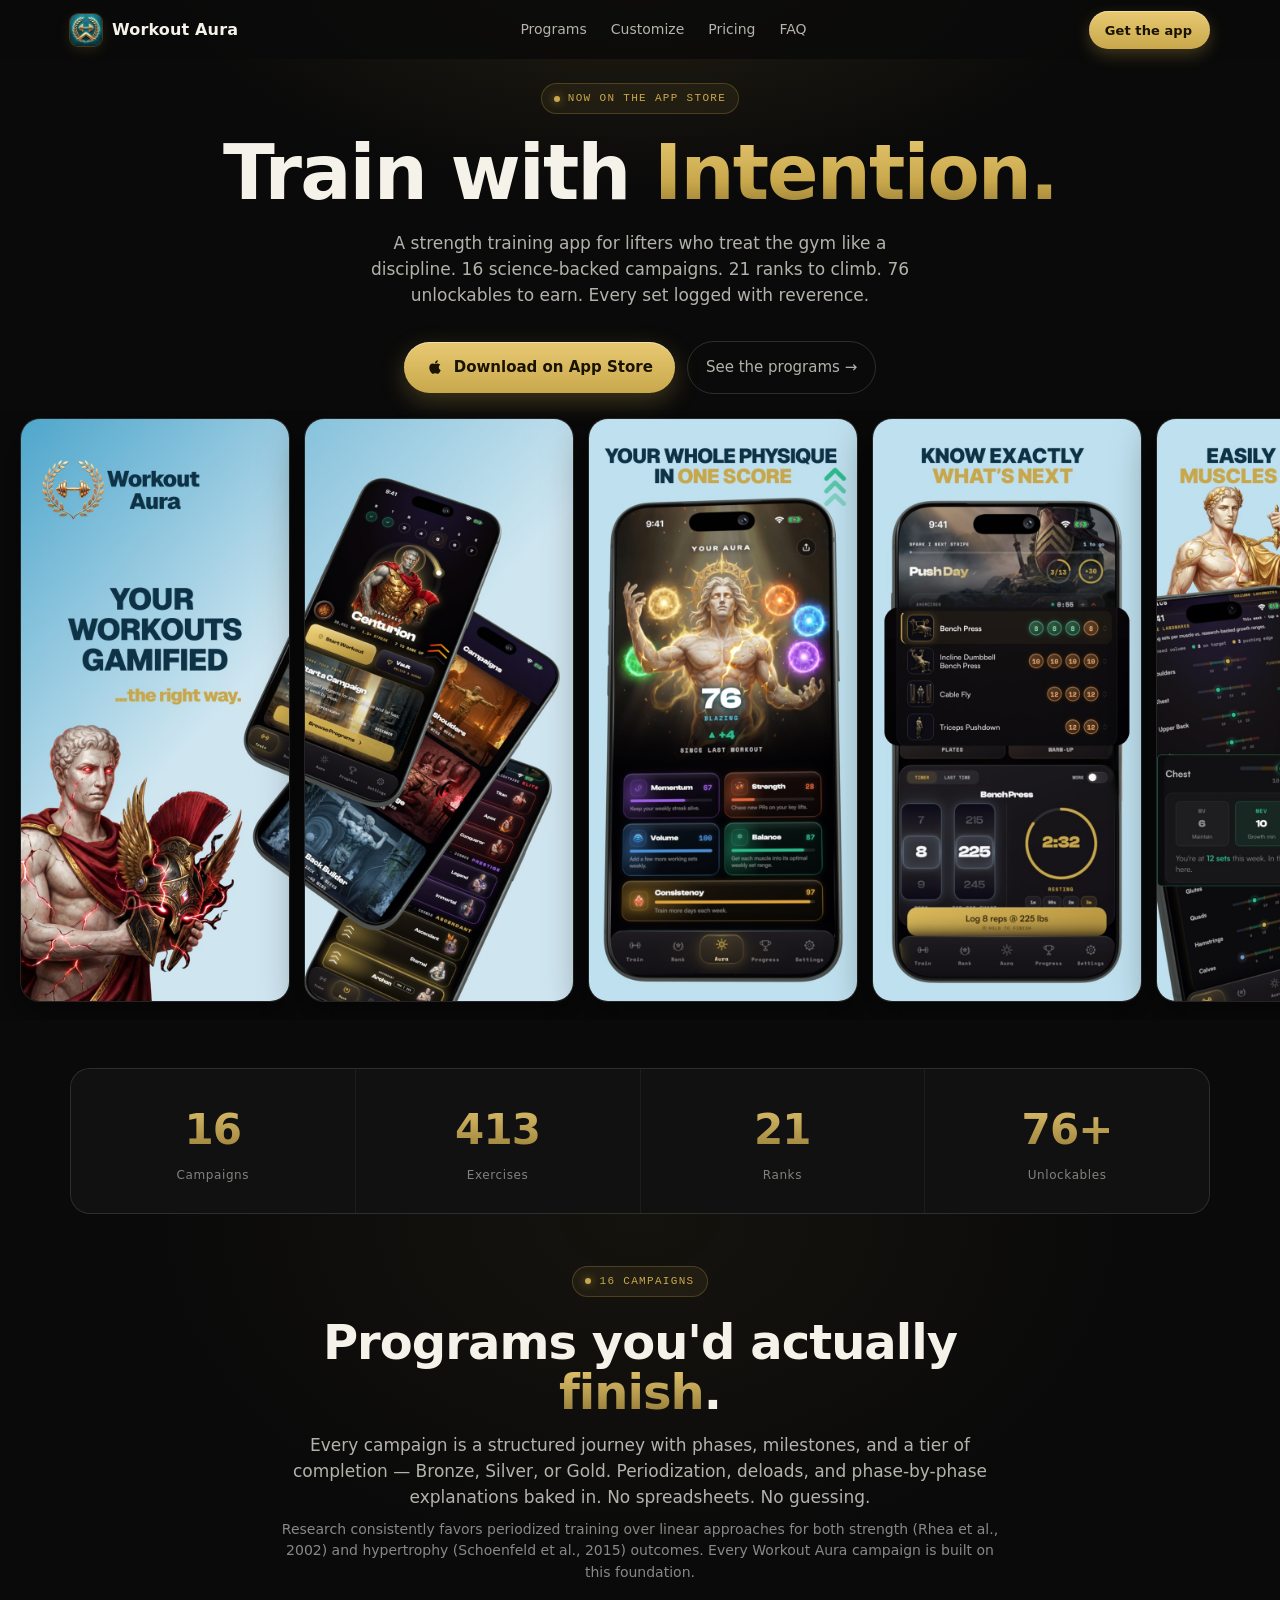
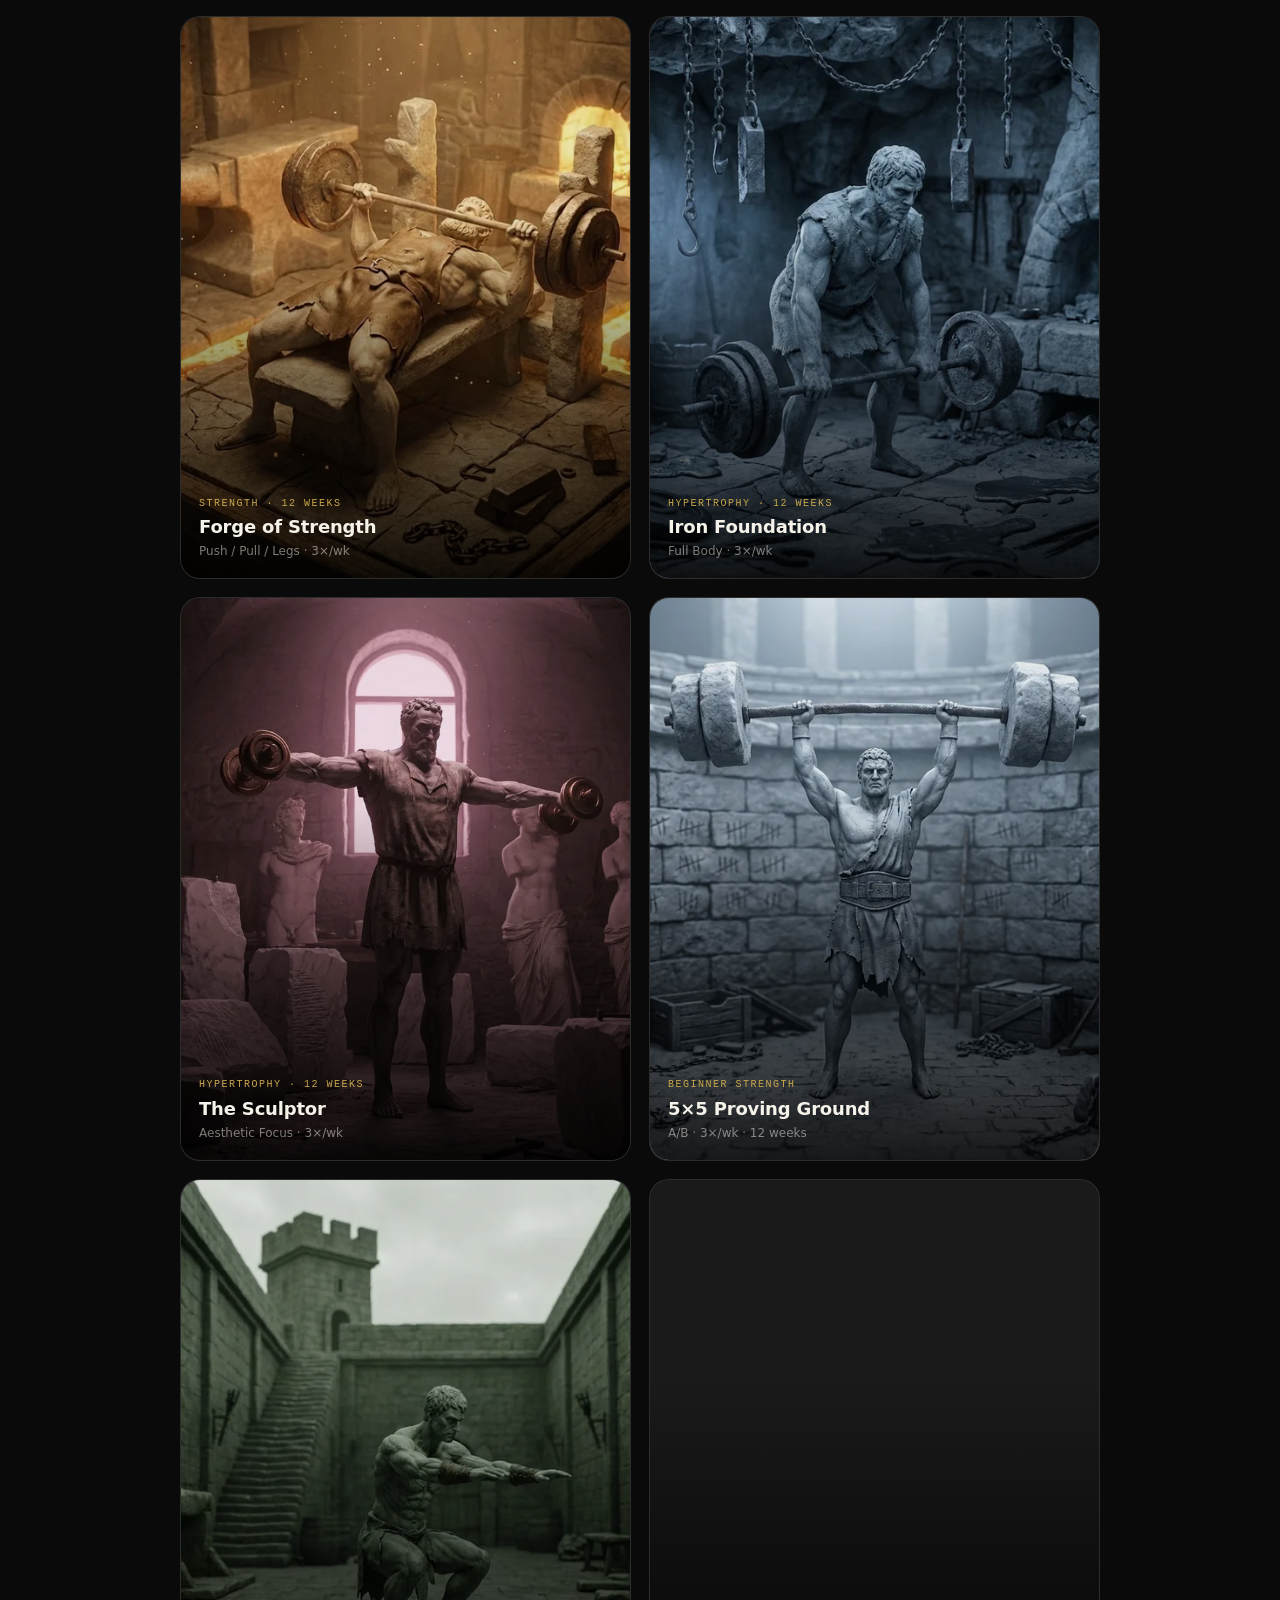
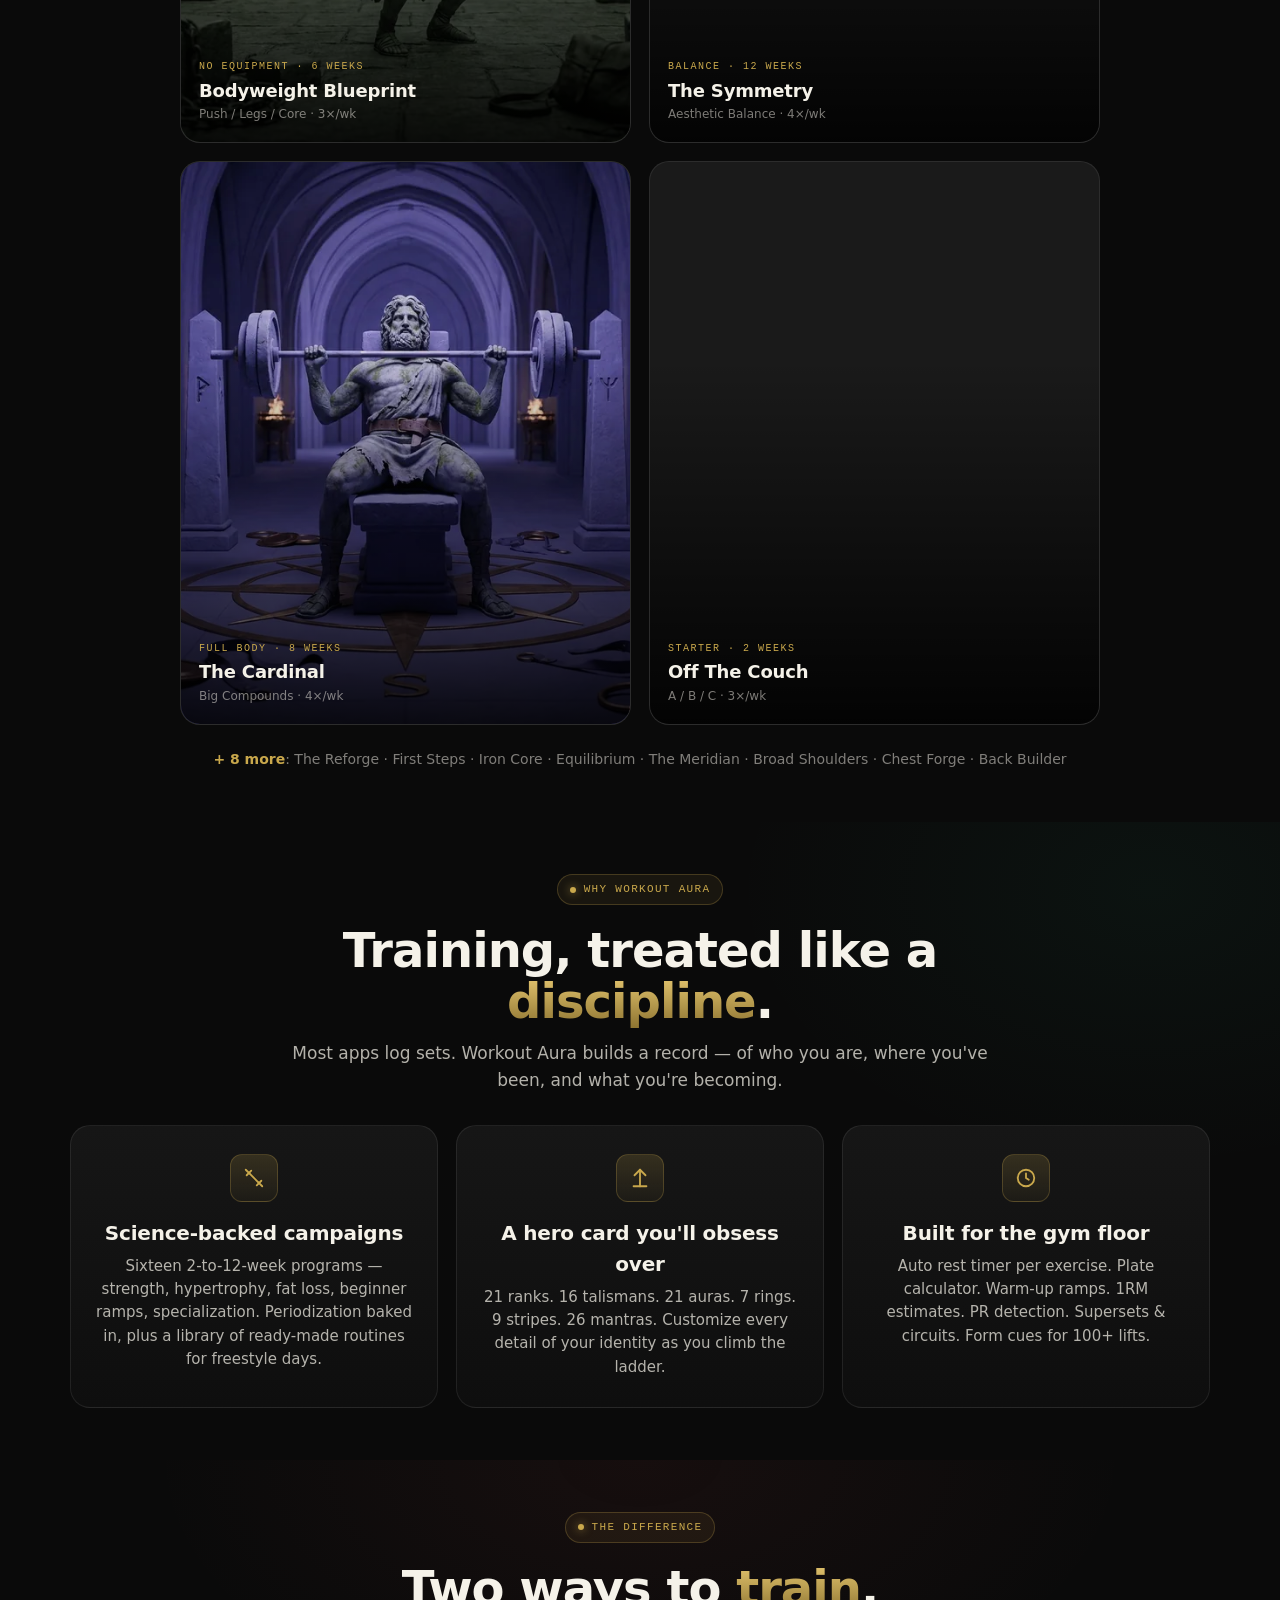
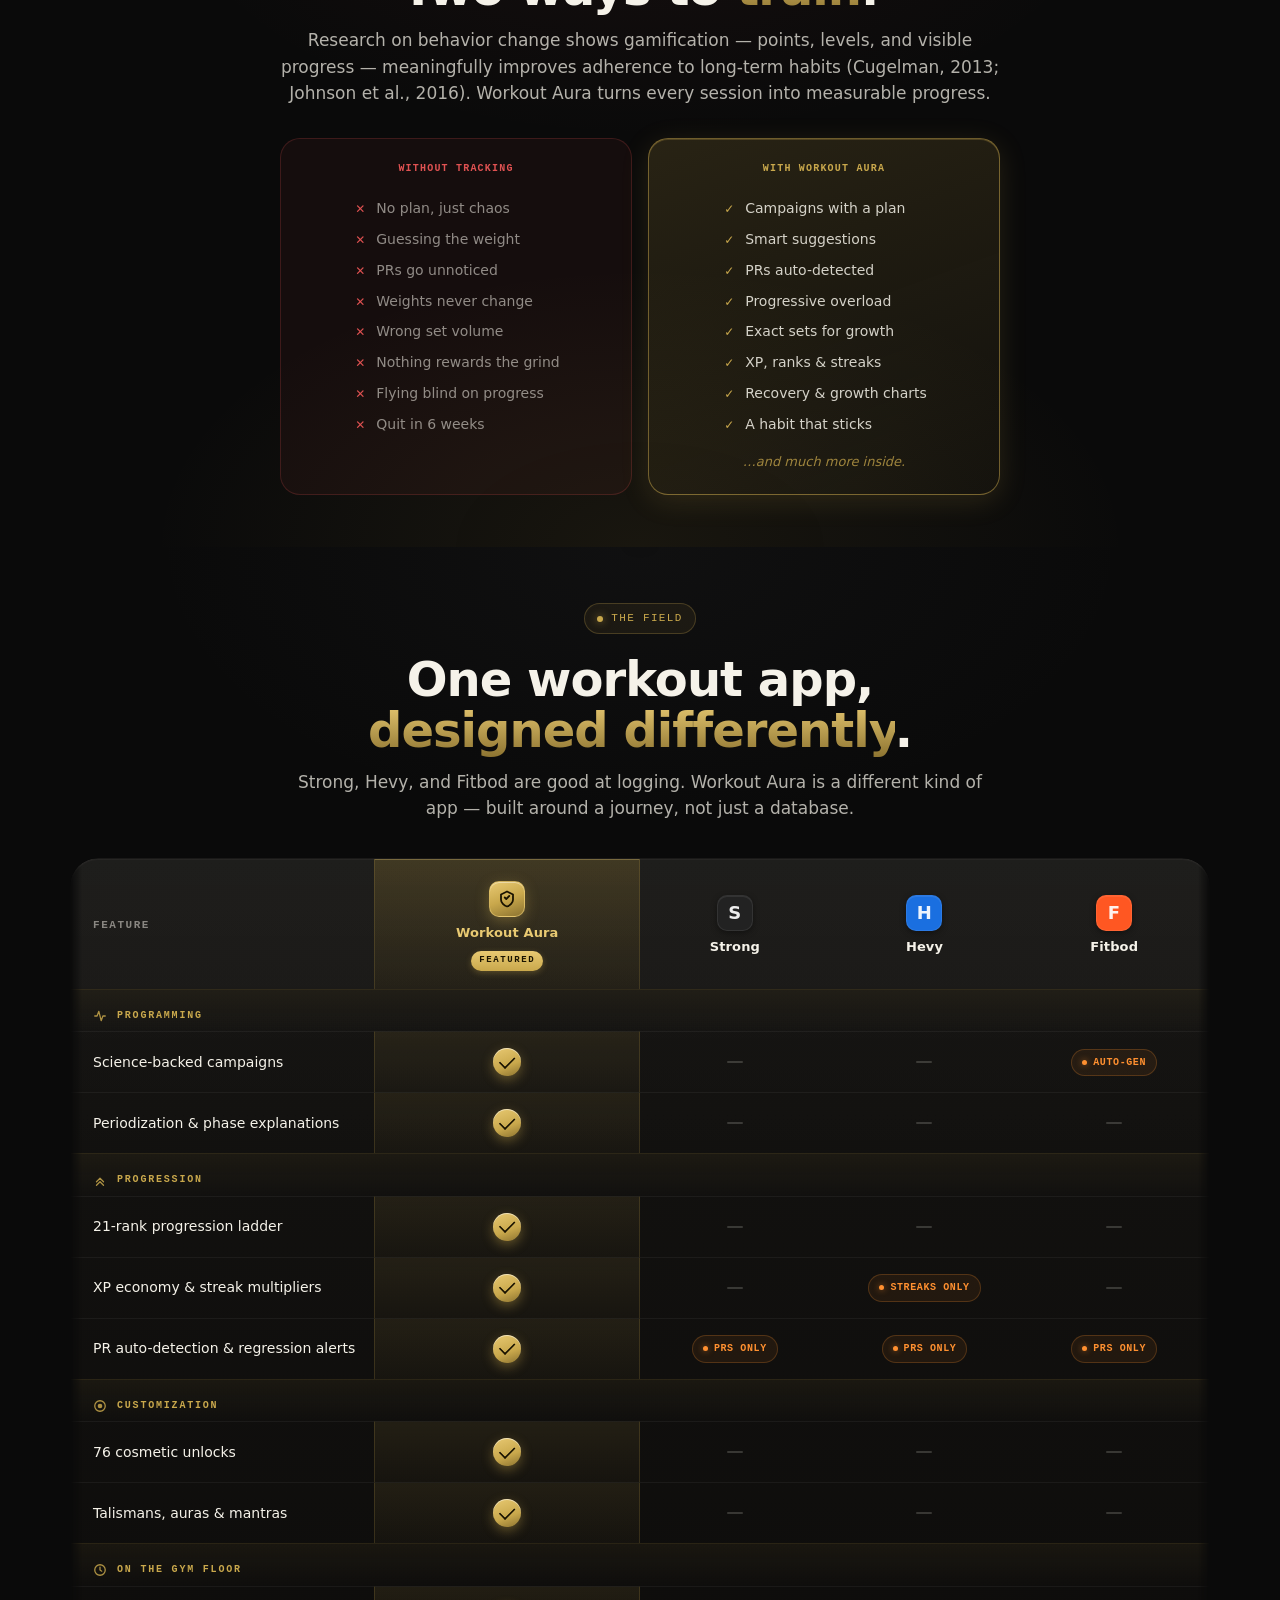
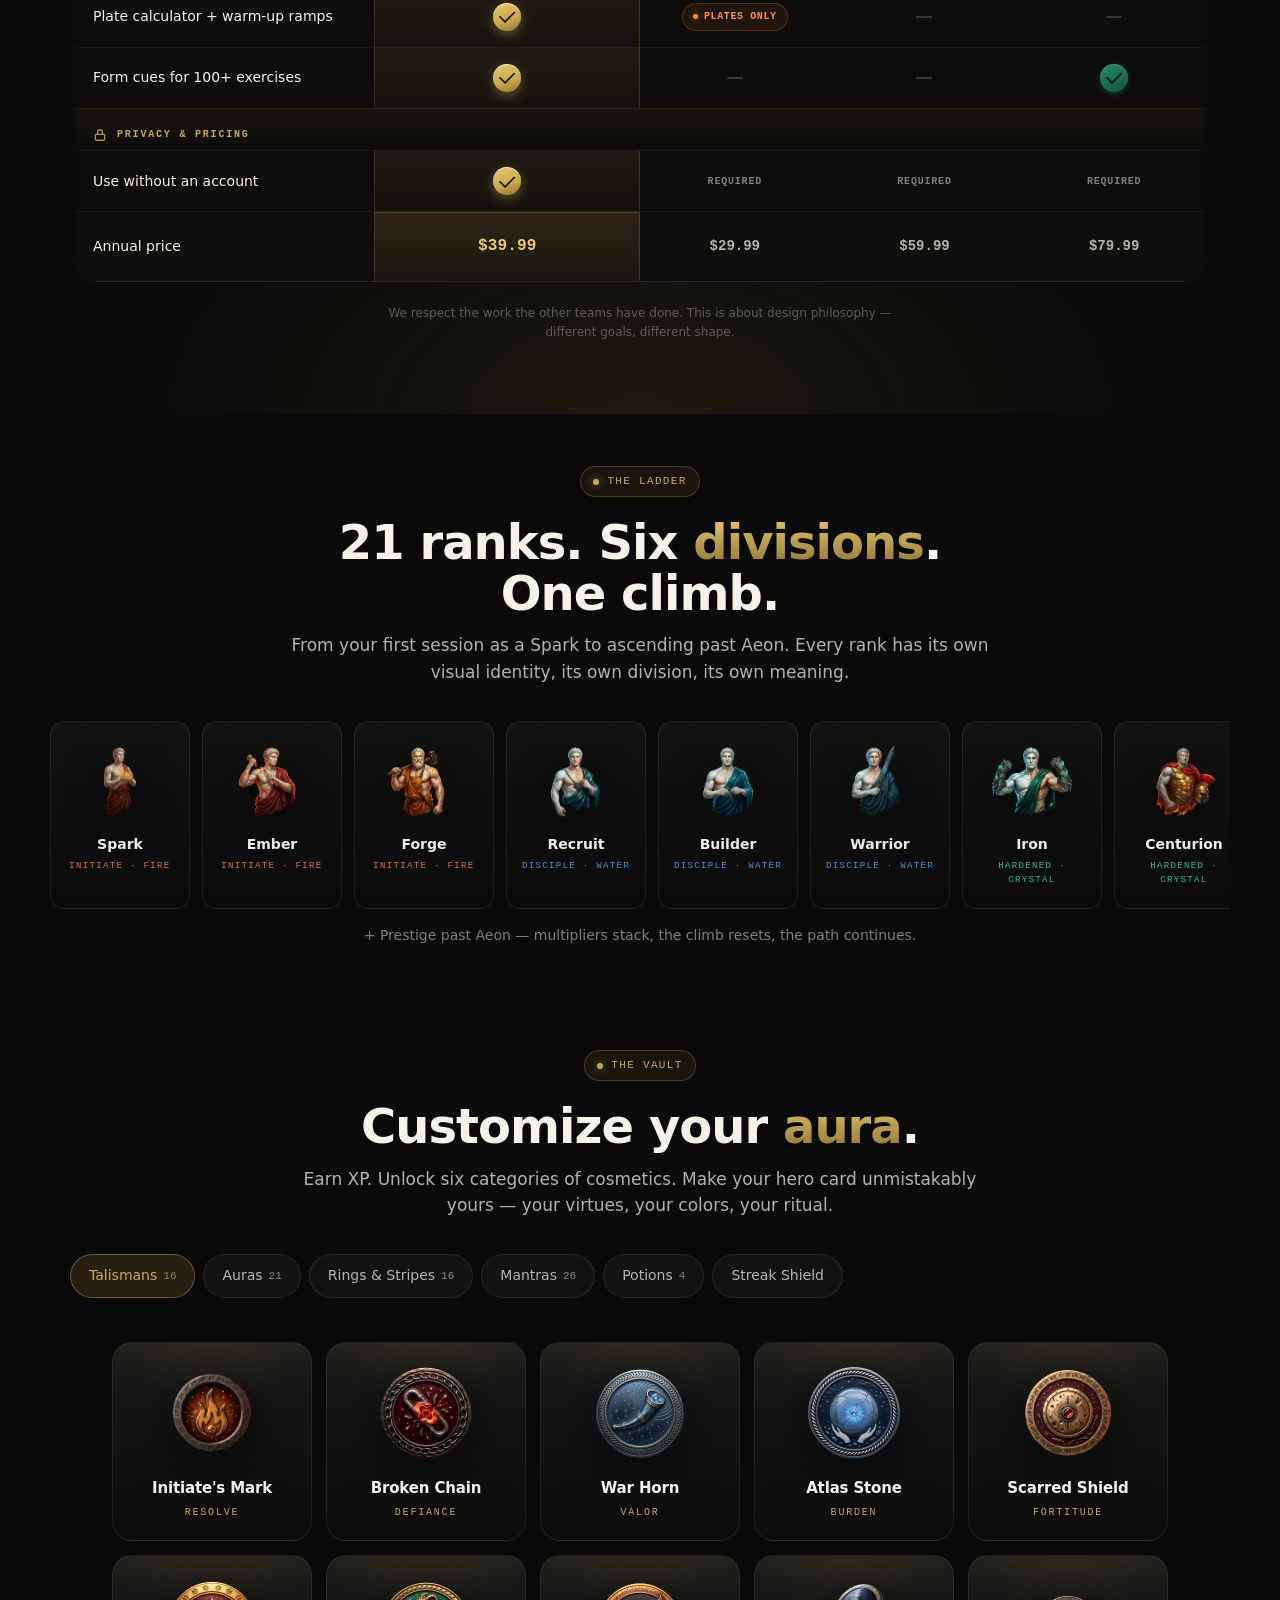
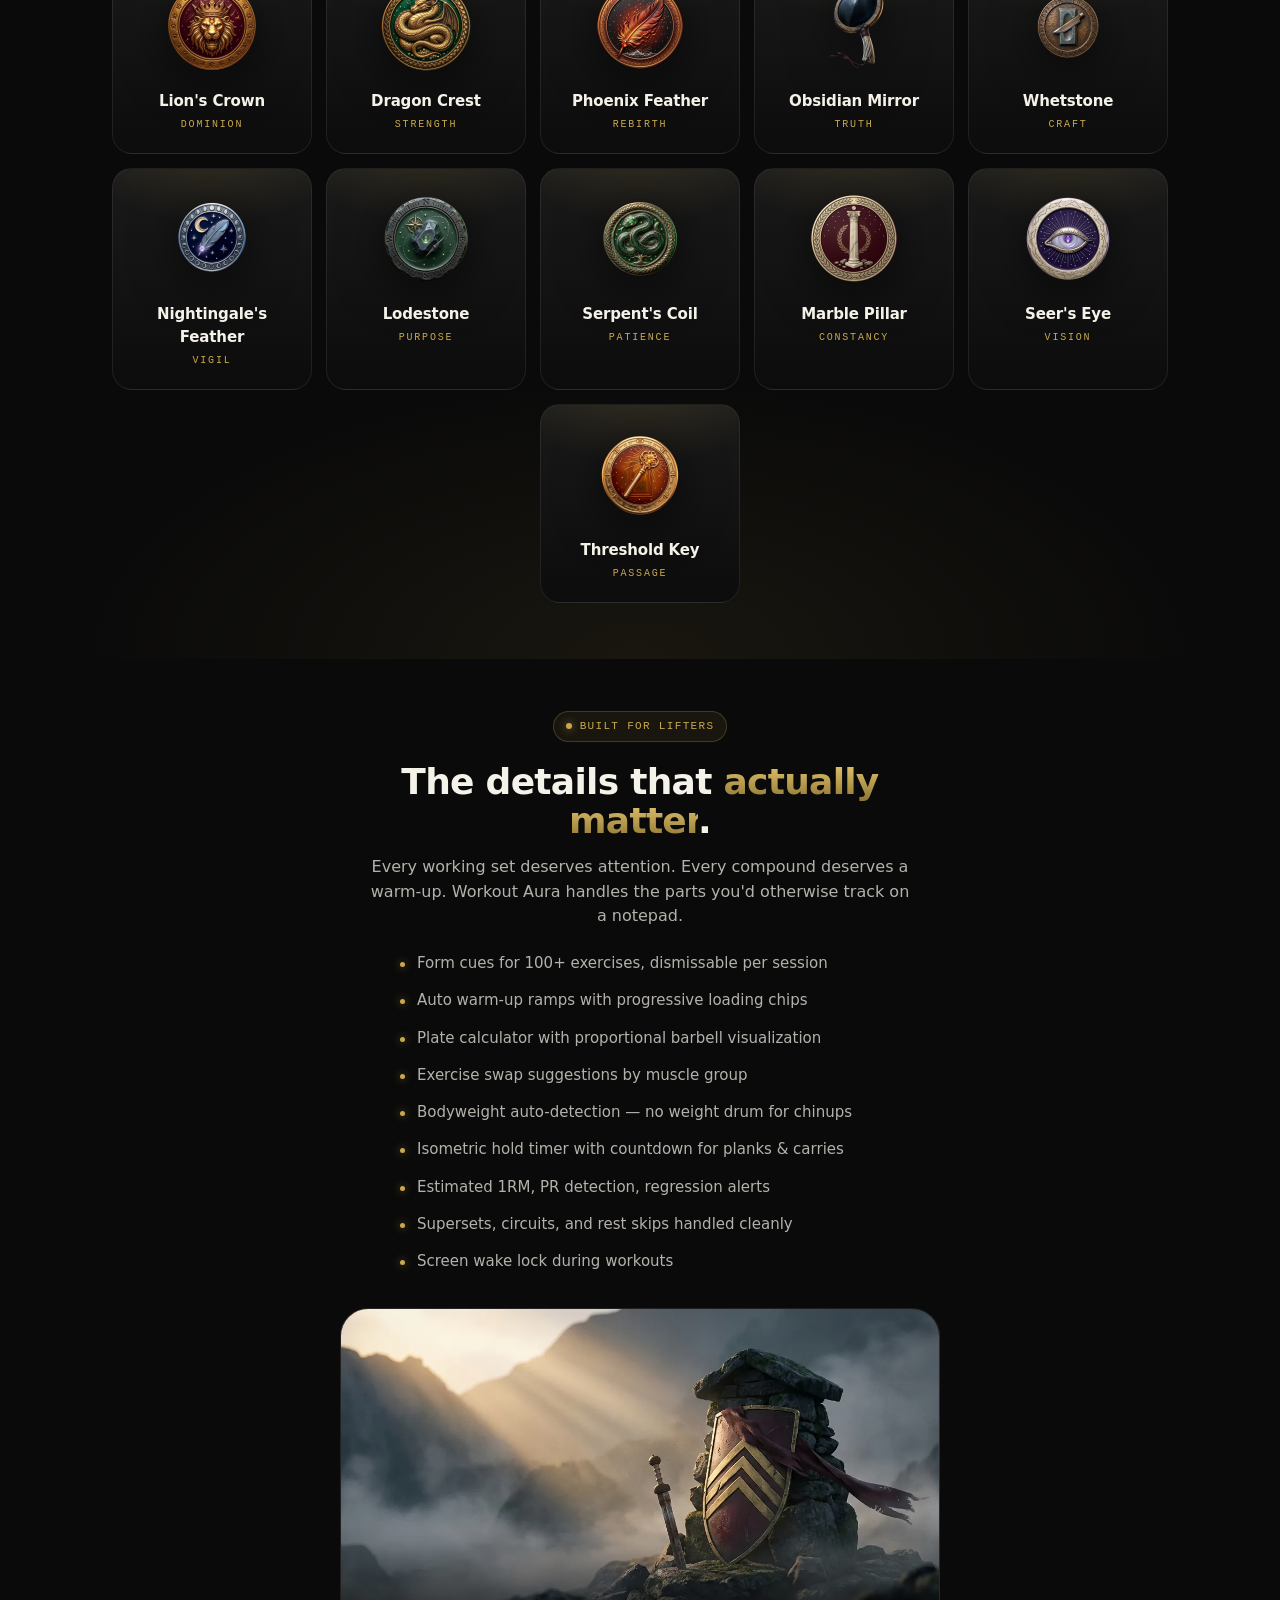
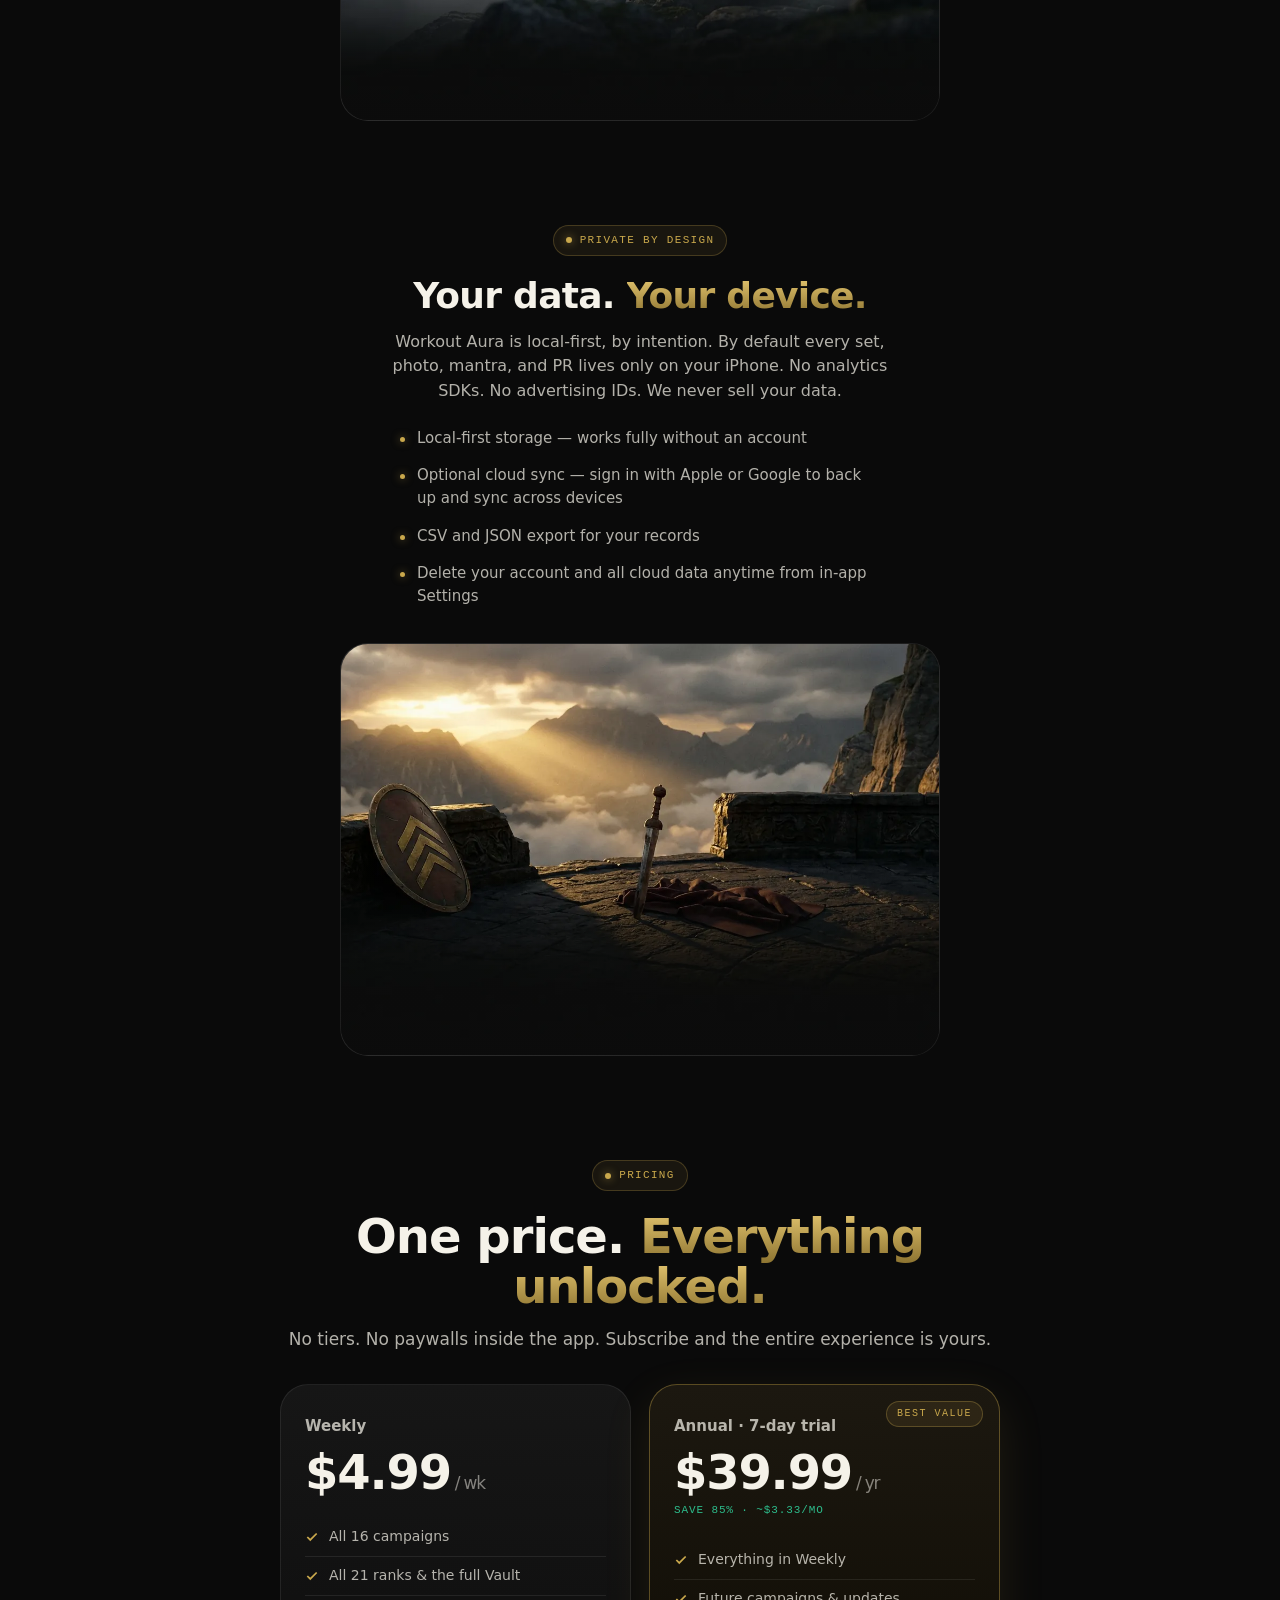
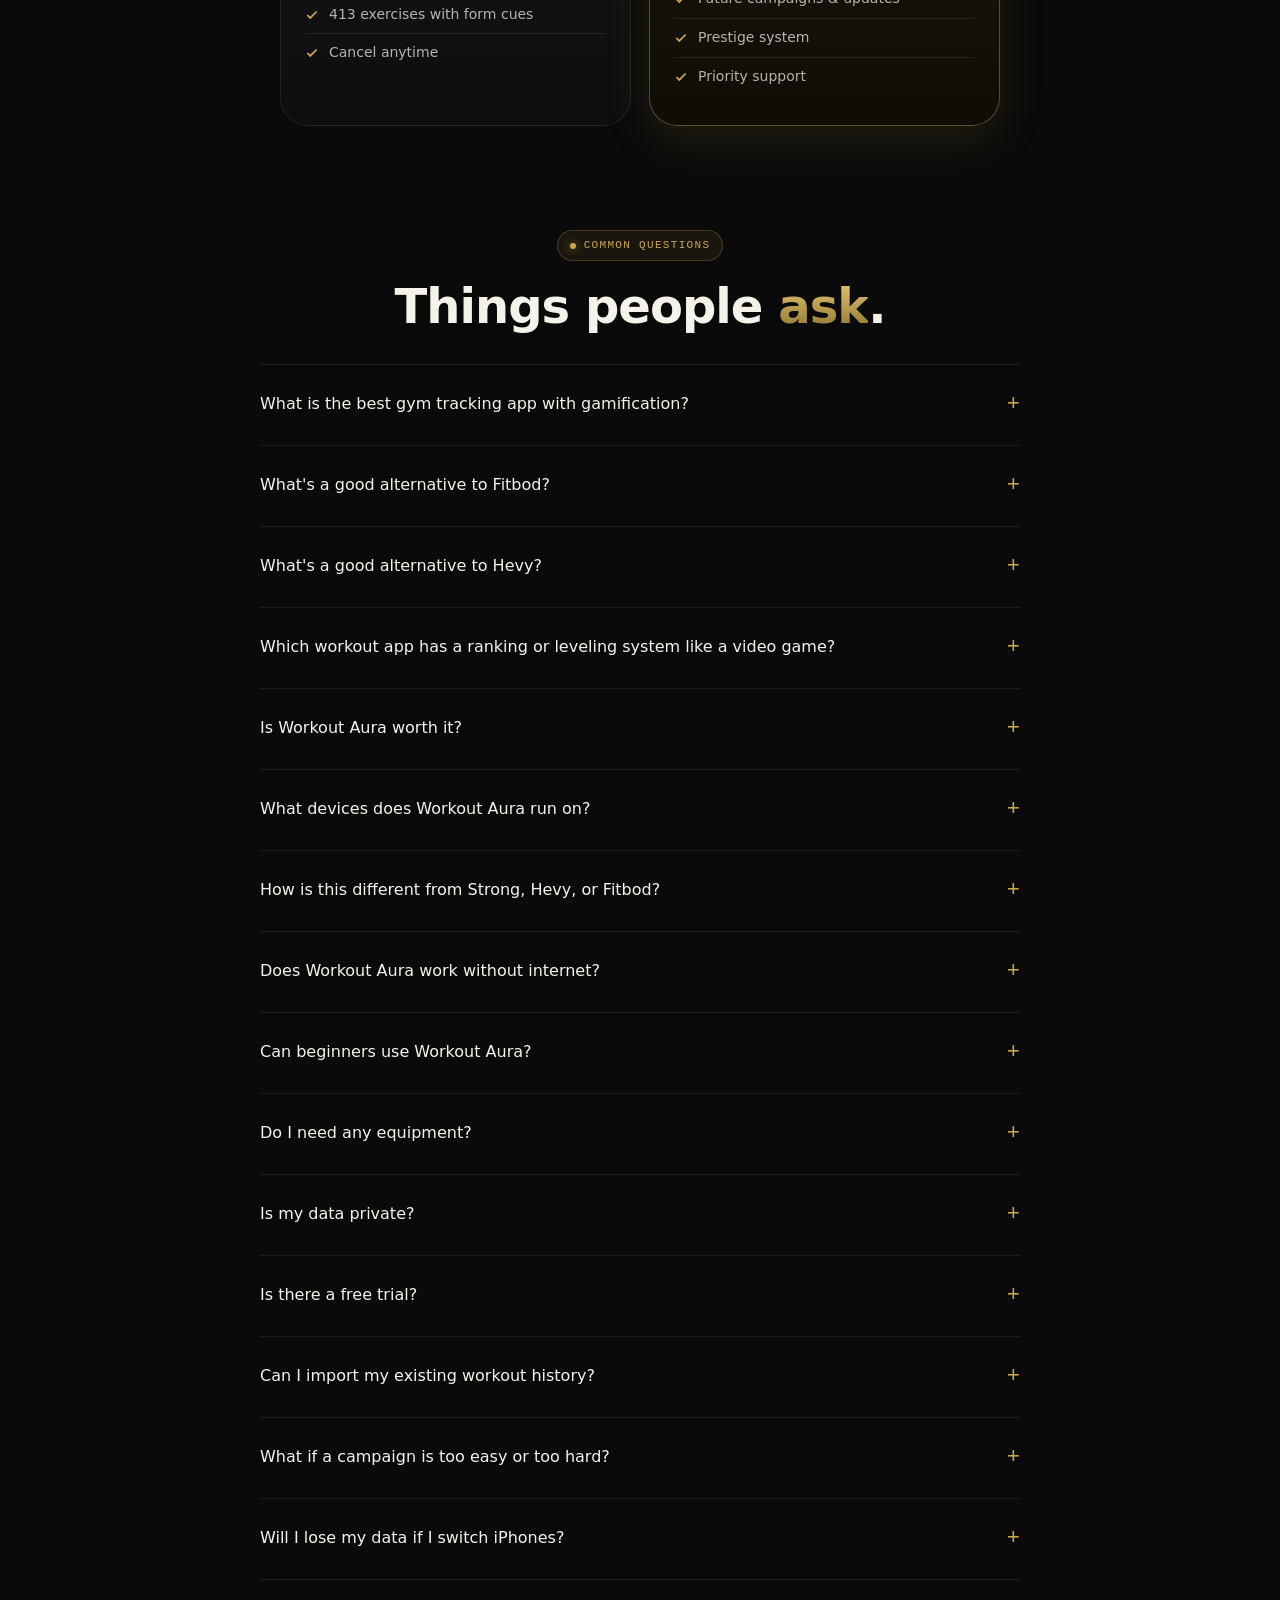
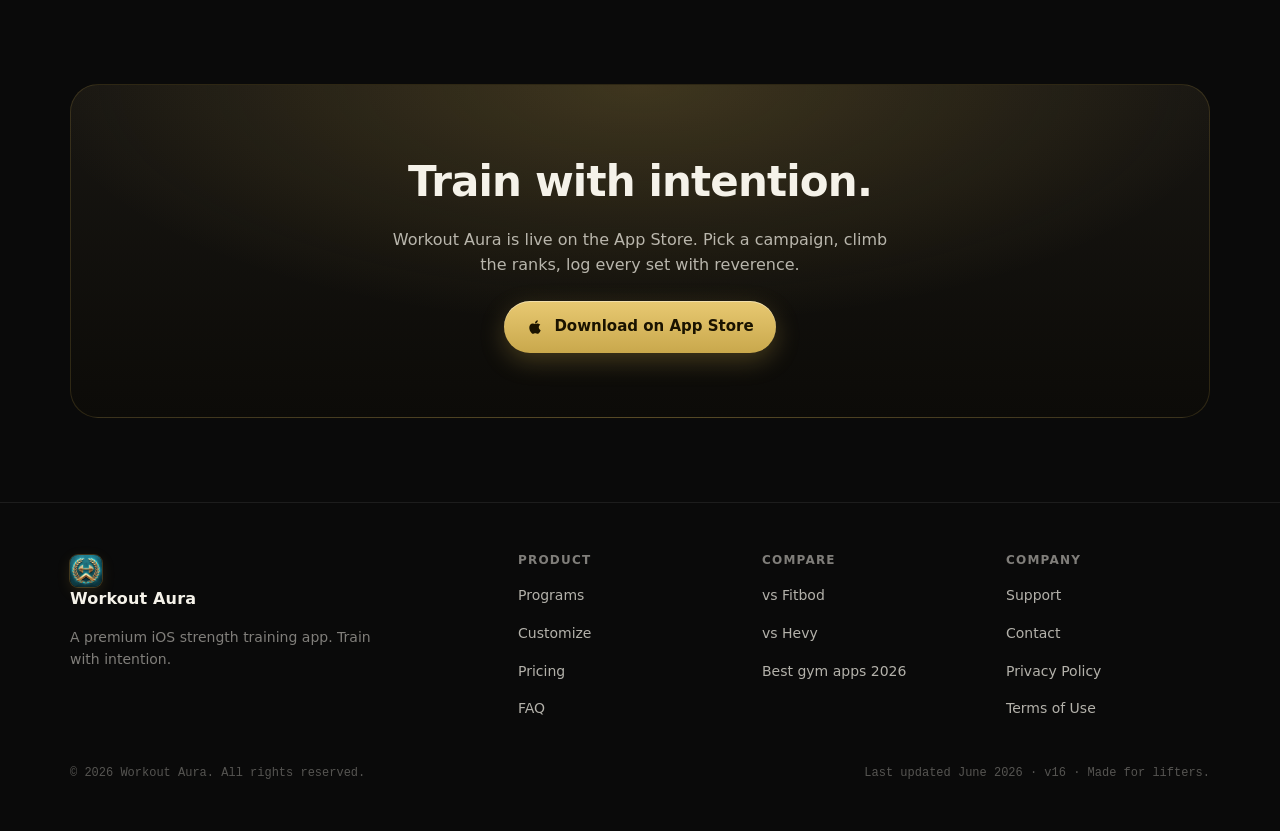
<file: index.html>
<!doctype html>
<html lang="en">
<head>
<meta charset="utf-8" />
<meta name="viewport" content="width=device-width, initial-scale=1, viewport-fit=cover" />
<meta name="theme-color" content="#0a0a0a" />
<meta name="format-detection" content="telephone=no" />
<meta name="apple-mobile-web-app-capable" content="yes" />
<meta name="apple-mobile-web-app-status-bar-style" content="black-translucent" />

<title>Workout Aura — Train with Intention | Premium iOS Strength Training App</title>
<meta name="description" content="A premium iOS strength training app for serious lifters. 16 science-backed campaigns, 21 ranks, 16 talismans, 21 auras, and a gamified XP system. Track every set with intention." />
<meta name="keywords" content="strength training app, weightlifting tracker, workout logger app, iOS workout app, progressive overload tracker, periodization app, gym app for iPhone, hypertrophy tracker, campaign workout app, gamified fitness app" />
<meta name="author" content="Workout Aura" />
<link rel="canonical" href="https://myworkoutaura.com/" />

<meta property="og:title" content="Workout Aura — Train with Intention" />
<meta property="og:description" content="A premium iOS strength training app. 16 science-backed campaigns. 21 ranks. 16 talismans. 21 auras. Built for lifters who train deliberately." />
<meta property="og:image" content="https://myworkoutaura.com/assets/share-card.png" />
<meta property="og:image:width" content="1200" />
<meta property="og:image:height" content="630" />
<meta property="og:image:alt" content="Workout Aura — Train with Intention. 16 campaigns, 21 ranks, 76 unlockables, 413 exercises." />
<meta property="og:url" content="https://myworkoutaura.com/" />
<meta property="og:type" content="website" />
<meta property="og:site_name" content="Workout Aura" />

<meta name="twitter:card" content="summary_large_image" />
<meta name="twitter:title" content="Workout Aura — Train with Intention" />
<meta name="twitter:description" content="A premium iOS strength training app. 16 campaigns, 21 ranks, 16 talismans, 21 auras. Train with intention." />
<meta name="twitter:image" content="https://myworkoutaura.com/assets/share-card.png" />

<meta name="apple-itunes-app" content="app-id=6765660104" />

<link rel="icon" type="image/png" sizes="32x32" href="assets/app-icon-32.png" />
<link rel="apple-touch-icon" sizes="180x180" href="assets/app-icon-180.png" />
<link rel="preload" as="image" href="assets/gallery/01_hero1.jpg" fetchpriority="high" />
<link rel="stylesheet" href="style.css" />

<!-- Structured data: Organization -->
<script type="application/ld+json">
{
  "@context": "https://schema.org",
  "@type": "Organization",
  "name": "Workout Aura",
  "url": "https://myworkoutaura.com/",
  "logo": "https://myworkoutaura.com/assets/app-icon-512.webp",
  "email": "support@myworkoutaura.com",
  "description": "Maker of Workout Aura, a premium iOS strength training app built around long-form campaigns, a 21-rank progression ladder, and a deep customization economy.",
  "sameAs": [
    "https://apps.apple.com/us/app/workout-aura-lift-level-up/id6765660104"
  ]
}
</script>

<!-- Structured data: SoftwareApplication -->
<script type="application/ld+json">
{
  "@context": "https://schema.org",
  "@type": "SoftwareApplication",
  "name": "Workout Aura",
  "alternateName": "Workout Aura — Train with Intention",
  "description": "A premium iOS strength training app with 16 science-backed campaigns, a 21-rank ladder, 16 collectible talismans, 21 auras, and a gamified XP system. Track strength training with intention.",
  "url": "https://myworkoutaura.com/",
  "applicationCategory": "HealthApplication",
  "applicationSubCategory": "Fitness",
  "operatingSystem": "iOS 16.0+",
  "image": "https://myworkoutaura.com/assets/app-icon-512.webp",
  "downloadUrl": "https://apps.apple.com/us/app/workout-aura-lift-level-up/id6765660104",
  "featureList": [
    "16 science-backed strength training campaigns",
    "21-rank progression ladder across six divisions",
    "XP economy with streak multipliers",
    "16 talismans, 21 auras, 26 mantras, 7 XP ring styles, 9 rank stripes",
    "413 exercises with form cues for 100+ lifts",
    "Auto rest timer, plate calculator, warm-up ramps",
    "PR auto-detection and regression alerts",
    "Local-first data with optional cloud sync",
    "Works fully offline without an account"
  ],
  "offers": [
    { "@type": "Offer", "name": "Weekly Subscription", "price": "4.99", "priceCurrency": "USD", "category": "subscription" },
    { "@type": "Offer", "name": "Annual Subscription", "price": "39.99", "priceCurrency": "USD", "category": "subscription" }
  ],
  "publisher": {
    "@type": "Organization",
    "name": "Workout Aura",
    "url": "https://myworkoutaura.com/"
  }
  /* TODO: Add "aggregateRating" once you have real App Store review data.
     Do NOT fabricate values — Google penalizes fake structured-data reviews.
     Example to fill in once you have, say, 50+ App Store ratings:

     "aggregateRating": {
       "@type": "AggregateRating",
       "ratingValue": "4.8",      // your actual App Store average
       "reviewCount": "127",       // your actual review count
       "bestRating": "5",
       "worstRating": "1"
     }
  */
}
</script>

<!-- Structured data: FAQPage -->
<script type="application/ld+json">
{
  "@context": "https://schema.org",
  "@type": "FAQPage",
  "mainEntity": [
    {
      "@type": "Question",
      "name": "What is the best gym tracking app with gamification?",
      "acceptedAnswer": { "@type": "Answer", "text": "Workout Aura is a premium iOS gym tracker built around gamification. It has a 21-rank progression ladder, an XP economy with streak multipliers, 16 unlockable talismans, 21 auras, 26 mantras, and 16 multi-week structured campaigns. Most gym trackers (Strong, Hevy, Fitbod) focus only on logging — Workout Aura adds long-form progression and identity customization." }
    },
    {
      "@type": "Question",
      "name": "What is a good alternative to Fitbod?",
      "acceptedAnswer": { "@type": "Answer", "text": "Workout Aura is a good Fitbod alternative if you prefer pre-designed periodized programs over AI-generated daily workouts. Fitbod auto-generates one workout at a time; Workout Aura ships 16 science-backed campaigns (2 to 12 weeks each) with phases, deloads, and periodization built in. Workout Aura is also more affordable at $39.99/year versus Fitbod's $79.99/year." }
    },
    {
      "@type": "Question",
      "name": "What is a good alternative to Hevy?",
      "acceptedAnswer": { "@type": "Answer", "text": "Workout Aura is a good Hevy alternative if you prefer solo training over a social feed. Hevy is community-driven with follower feeds and shared workouts; Workout Aura is single-player, local-first, and built around intrinsic motivation through ranks and unlockables. Workout Aura also costs $39.99/year versus Hevy's $59.99/year." }
    },
    {
      "@type": "Question",
      "name": "Which workout app has a ranking or leveling system like a video game?",
      "acceptedAnswer": { "@type": "Answer", "text": "Workout Aura is built around an RPG-style 21-rank ladder organized across six divisions (Initiate, Disciple, Hardened, Elite, Prestige, and Ascendant). Each workout earns XP with streak multipliers. Beyond ranks, lifters unlock 16 talismans, 21 auras, 7 XP ring styles, 9 rank stripes, and 26 mantras to customize their hero card." }
    },
    {
      "@type": "Question",
      "name": "Is Workout Aura worth it?",
      "acceptedAnswer": { "@type": "Answer", "text": "Workout Aura is worth it for lifters who want structured multi-week programs and progression-based motivation. At $39.99/year (about $3.33/month with a 7-day free trial), it is cheaper than Fitbod ($79.99/year) and Hevy ($59.99/year), and includes 16 campaigns, 413 exercises, 21 ranks, and the full 76+ cosmetic unlock system with no in-app paywalls. Lifters who only need basic set logging may prefer Strong, which is cheaper at $29.99/year." }
    },
    {
      "@type": "Question",
      "name": "What devices does Workout Aura run on?",
      "acceptedAnswer": { "@type": "Answer", "text": "Workout Aura is built for iPhone (iOS 16 and later). It is iOS-only — there is no Android, iPad-native, or web version. It is optimized for the gym floor: works offline, doesn't drain battery, respects safe-area cutouts, and keeps the screen awake during workouts." }
    },
    {
      "@type": "Question",
      "name": "How is Workout Aura different from Strong, Hevy, or Fitbod?",
      "acceptedAnswer": { "@type": "Answer", "text": "Strong is a clean barbell-focused logger. Hevy is community-driven and social. Fitbod auto-generates workouts via AI. Workout Aura is none of these — it treats training as a long-form practice with structured campaigns, a 21-rank progression ladder, talismans, auras, and an XP economy designed to keep you engaged across years." }
    },
    {
      "@type": "Question",
      "name": "Does Workout Aura work without internet?",
      "acceptedAnswer": { "@type": "Answer", "text": "Yes. Workout Aura is local-first and fully usable offline without an account. All training data is stored on your device by default. Cloud sync (via Sign in with Apple or Google) is optional and only used to back up across devices." }
    },
    {
      "@type": "Question",
      "name": "Is my data private?",
      "acceptedAnswer": { "@type": "Answer", "text": "Yes. By default all training data stays on your iPhone. Cloud sync is opt-in only. Workout Aura uses no advertising IDs, no third-party analytics SDKs, and never sells your data. You can export your data as CSV or JSON anytime, and delete your account and all cloud data from in-app Settings." }
    },
    {
      "@type": "Question",
      "name": "How much does Workout Aura cost?",
      "acceptedAnswer": { "@type": "Answer", "text": "Weekly subscription is $4.99/week. Annual subscription is $39.99/year (about $3.33/month, an 85% saving versus weekly) with a 7-day free trial. Both tiers unlock the entire app — there are no in-app paywalls, no consumables, and no tiered features." }
    },
    {
      "@type": "Question",
      "name": "Does Workout Aura have a free trial?",
      "acceptedAnswer": { "@type": "Answer", "text": "Yes. The annual plan includes a 7-day free trial through the App Store. Cancel anytime within the trial and you are not charged." }
    },
    {
      "@type": "Question",
      "name": "Can beginners use Workout Aura?",
      "acceptedAnswer": { "@type": "Answer", "text": "Yes. Workout Aura includes beginner-specific campaigns: Off The Couch (2-week starter, 3 sessions/week), First Steps (4-week true beginner, full-body A/B/C), and 5×5 The Proving Ground (12-week novice strength program). Each campaign includes phase explanations and form cues for 100+ exercises." }
    }
  ]
}
</script>
</head>
<body>

<!-- ─── Nav ──────────────────────────────────────── -->
<header class="nav" id="nav">
  <div class="wrap nav-inner">
    <a href="/" class="brand" aria-label="Workout Aura — home">
      <div class="brand-mark" aria-hidden="true"></div>
      <span class="brand-name">Workout Aura</span>
    </a>
    <nav class="nav-links" aria-label="Primary">
      <a href="#campaigns">Programs</a>
      <a href="#vault">Customize</a>
      <a href="#pricing">Pricing</a>
      <a href="#faq">FAQ</a>
    </nav>
    <a href="https://apps.apple.com/us/app/workout-aura-lift-level-up/id6765660104" class="nav-cta" target="_blank" rel="noopener">Get the app</a>
  </div>
</header>

<main id="main">

<!-- ─── Hero ─────────────────────────────────────── -->
<section class="hero">
  <div class="wrap hero-grid">
    <div class="hero-copy">
      <div class="eyebrow"><span class="dot"></span> Now on the App Store</div>
      <h1 class="headline">Train with <span class="gold">Intention.</span></h1>
      <p class="sub">A strength training app for lifters who treat the gym like a discipline. 16 science-backed campaigns. 21 ranks to climb. 76 unlockables to earn. Every set logged with reverence.</p>
      <div class="cta-row">
        <a href="https://apps.apple.com/us/app/workout-aura-lift-level-up/id6765660104" class="btn-primary" target="_blank" rel="noopener" aria-label="Download Workout Aura on the App Store">
          <svg width="18" height="18" viewBox="0 0 24 24" fill="currentColor" aria-hidden="true"><path d="M17.05 20.28c-.98.95-2.05.8-3.08.35-1.09-.46-2.09-.48-3.24 0-1.44.62-2.2.44-3.06-.35C2.79 15.25 3.51 7.59 9.05 7.31c1.35.07 2.29.74 3.08.8 1.18-.24 2.31-.93 3.57-.84 1.51.12 2.65.72 3.4 1.8-3.12 1.87-2.38 5.98.48 7.13-.57 1.5-1.31 2.99-2.53 4.08zM12.03 7.25c-.15-2.23 1.66-4.07 3.74-4.25.29 2.58-2.34 4.5-3.74 4.25z"/></svg>
          Download on App Store
        </a>
        <a href="#campaigns" class="btn-ghost">See the programs →</a>
      </div>
    </div>

  </div>

  <div class="shot-rail hero-shots reveal" role="list" aria-label="App screenshots">
    <div class="shot-card" role="listitem"><img src="assets/gallery/01_hero1.jpg" alt="Workout Aura — your workouts, gamified the right way" decoding="async" fetchpriority="high" width="660" height="1434" /></div>
    <div class="shot-card" role="listitem"><img src="assets/gallery/02_hero2.jpg" alt="Climb the ranks and earn your hero card" loading="lazy" decoding="async" width="660" height="1434" /></div>
    <div class="shot-card" role="listitem"><img src="assets/gallery/03_hero3.jpg" alt="Your whole physique in one Aura score" loading="lazy" decoding="async" width="660" height="1434" /></div>
    <div class="shot-card" role="listitem"><img src="assets/gallery/04_workout.jpg" alt="Workout view — know exactly what's next, with rest timer and set logging" loading="lazy" decoding="async" width="660" height="1434" /></div>
    <div class="shot-card" role="listitem"><img src="assets/gallery/05_muscles.jpg" alt="Volume landmarks — easily identify muscles to improve" loading="lazy" decoding="async" width="660" height="1434" /></div>
    <div class="shot-card" role="listitem"><img src="assets/gallery/06_campaigns.jpg" alt="Science-backed campaigns to follow" loading="lazy" decoding="async" width="660" height="1434" /></div>
    <div class="shot-card" role="listitem"><img src="assets/gallery/07_vault.jpg" alt="The Vault — unlock talismans, auras, and rewards" loading="lazy" decoding="async" width="660" height="1434" /></div>
    <div class="shot-card" role="listitem"><img src="assets/gallery/08_share.jpg" alt="Share your aura and progress" loading="lazy" decoding="async" width="660" height="1434" /></div>
  </div>
</section>

<!-- ─── Stats Strip ──────────────────────────────── -->
<section class="stats-section" style="padding: 0;">
  <div class="wrap">
    <div class="stats reveal">
      <div class="stat"><div class="v">16</div><div class="l">Campaigns</div></div>
      <div class="stat"><div class="v">413</div><div class="l">Exercises</div></div>
      <div class="stat"><div class="v">21</div><div class="l">Ranks</div></div>
      <div class="stat"><div class="v">76+</div><div class="l">Unlockables</div></div>
    </div>
  </div>
</section>

<!-- ─── Campaigns (moved up — primary feature) ──── -->
<section id="campaigns" class="campaigns-section">
  <div class="wrap">
    <div class="section-head reveal">
      <div class="eyebrow-center"><span class="eyebrow"><span class="dot"></span> 16 Campaigns</span></div>
      <h2 class="h2">Programs you'd actually <span class="gold">finish</span>.</h2>
      <p class="section-sub">Every campaign is a structured journey with phases, milestones, and a tier of completion — Bronze, Silver, or Gold. Periodization, deloads, and phase-by-phase explanations baked in. No spreadsheets. No guessing.</p>
      <p class="section-sub" style="margin-top: 8px; font-size: 14px; color: #888;">Research consistently favors periodized training over linear approaches for both strength (Rhea et al., 2002) and hypertrophy (Schoenfeld et al., 2015) outcomes. Every Workout Aura campaign is built on this foundation.</p>
    </div>

    <div class="campaign-grid">
      <a class="camp-card reveal" href="https://apps.apple.com/us/app/workout-aura-lift-level-up/id6765660104" target="_blank" rel="noopener" aria-label="Forge of Strength campaign">
        <img src="assets/campaigns/forge_of_strength.webp" alt="Forge of Strength campaign artwork" loading="lazy"  decoding="async"  width="800" height="450" />
        <div class="camp-overlay">
          <div class="camp-tag">Strength · 12 weeks</div>
          <div class="camp-name">Forge of Strength</div>
          <div class="camp-meta">Push / Pull / Legs · 3×/wk</div>
        </div>
      </a>
      <a class="camp-card reveal" href="https://apps.apple.com/us/app/workout-aura-lift-level-up/id6765660104" target="_blank" rel="noopener" aria-label="Iron Foundation campaign">
        <img src="assets/campaigns/iron_foundation.webp" alt="Iron Foundation campaign artwork" loading="lazy"  decoding="async"  width="800" height="450" />
        <div class="camp-overlay">
          <div class="camp-tag">Hypertrophy · 12 weeks</div>
          <div class="camp-name">Iron Foundation</div>
          <div class="camp-meta">Full Body · 3×/wk</div>
        </div>
      </a>
      <a class="camp-card reveal" href="https://apps.apple.com/us/app/workout-aura-lift-level-up/id6765660104" target="_blank" rel="noopener" aria-label="The Sculptor campaign">
        <img src="assets/campaigns/the_sculptor.webp" alt="The Sculptor campaign artwork" loading="lazy"  decoding="async"  width="800" height="450" />
        <div class="camp-overlay">
          <div class="camp-tag">Hypertrophy · 12 weeks</div>
          <div class="camp-name">The Sculptor</div>
          <div class="camp-meta">Aesthetic Focus · 3×/wk</div>
        </div>
      </a>
      <a class="camp-card reveal" href="https://apps.apple.com/us/app/workout-aura-lift-level-up/id6765660104" target="_blank" rel="noopener" aria-label="5x5 The Proving Ground campaign">
        <img src="assets/campaigns/5x5_proving_ground.webp" alt="5x5 The Proving Ground campaign artwork" loading="lazy"  decoding="async"  width="800" height="450" />
        <div class="camp-overlay">
          <div class="camp-tag">Beginner Strength</div>
          <div class="camp-name">5×5 Proving Ground</div>
          <div class="camp-meta">A/B · 3×/wk · 12 weeks</div>
        </div>
      </a>
      <a class="camp-card reveal" href="https://apps.apple.com/us/app/workout-aura-lift-level-up/id6765660104" target="_blank" rel="noopener" aria-label="Bodyweight Blueprint campaign">
        <img src="assets/campaigns/bodyweight_blueprint.webp" alt="Bodyweight Blueprint campaign artwork" loading="lazy"  decoding="async"  width="800" height="450" />
        <div class="camp-overlay">
          <div class="camp-tag">No Equipment · 6 weeks</div>
          <div class="camp-name">Bodyweight Blueprint</div>
          <div class="camp-meta">Push / Legs / Core · 3×/wk</div>
        </div>
      </a>
      <a class="camp-card reveal" href="https://apps.apple.com/us/app/workout-aura-lift-level-up/id6765660104" target="_blank" rel="noopener" aria-label="The Symmetry campaign">
        <img src="assets/campaigns/the_symmetry.webp" alt="The Symmetry campaign artwork" loading="lazy"  decoding="async"  width="800" height="450" />
        <div class="camp-overlay">
          <div class="camp-tag">Balance · 12 weeks</div>
          <div class="camp-name">The Symmetry</div>
          <div class="camp-meta">Aesthetic Balance · 4×/wk</div>
        </div>
      </a>
      <a class="camp-card reveal" href="https://apps.apple.com/us/app/workout-aura-lift-level-up/id6765660104" target="_blank" rel="noopener" aria-label="The Cardinal campaign">
        <img src="assets/campaigns/the_cardinal.webp" alt="The Cardinal campaign artwork" loading="lazy"  decoding="async"  width="800" height="450" />
        <div class="camp-overlay">
          <div class="camp-tag">Full Body · 8 weeks</div>
          <div class="camp-name">The Cardinal</div>
          <div class="camp-meta">Big Compounds · 4×/wk</div>
        </div>
      </a>
      <a class="camp-card reveal" href="https://apps.apple.com/us/app/workout-aura-lift-level-up/id6765660104" target="_blank" rel="noopener" aria-label="Off The Couch campaign">
        <img src="assets/campaigns/off_the_couch.webp" alt="Off The Couch campaign artwork" loading="lazy"  decoding="async"  width="800" height="450" />
        <div class="camp-overlay">
          <div class="camp-tag">Starter · 2 weeks</div>
          <div class="camp-name">Off The Couch</div>
          <div class="camp-meta">A / B / C · 3×/wk</div>
        </div>
      </a>
    </div>
    <p class="campaigns-foot"><strong>+ 8 more</strong>: The Reforge · First Steps · Iron Core · Equilibrium · The Meridian · Broad Shoulders · Chest Forge · Back Builder</p>
  </div>
</section>

<!-- ─── Pillars ──────────────────────────────────── -->
<section id="features">
  <div class="wrap">
    <div class="section-head reveal">
      <div class="eyebrow-center"><span class="eyebrow"><span class="dot"></span> Why Workout Aura</span></div>
      <h2 class="h2">Training, treated like a <span class="gold">discipline</span>.</h2>
      <p class="section-sub">Most apps log sets. Workout Aura builds a record — of who you are, where you've been, and what you're becoming.</p>
    </div>

    <div class="pillars">
      <div class="pillar reveal">
        <div class="pillar-icon">
          <svg width="22" height="22" viewBox="0 0 24 24" fill="none" stroke="currentColor" stroke-width="2" stroke-linecap="round" stroke-linejoin="round" aria-hidden="true"><path d="M6.5 6.5L17.5 17.5"/><path d="M21 21l-4-4"/><path d="M3 3l4 4"/><path d="M9 4L4 9"/><path d="M20 15l-5 5"/></svg>
        </div>
        <h3>Science-backed campaigns</h3>
        <p>Sixteen 2-to-12-week programs — strength, hypertrophy, fat loss, beginner ramps, specialization. Periodization baked in, plus a library of ready-made routines for freestyle days.</p>
      </div>
      <div class="pillar reveal">
        <div class="pillar-icon">
          <svg width="22" height="22" viewBox="0 0 24 24" fill="none" stroke="currentColor" stroke-width="2" stroke-linecap="round" stroke-linejoin="round" aria-hidden="true"><path d="M6 9l6-6 6 6"/><path d="M12 3v18"/><path d="M5 21h14"/></svg>
        </div>
        <h3>A hero card you'll obsess over</h3>
        <p>21 ranks. 16 talismans. 21 auras. 7 rings. 9 stripes. 26 mantras. Customize every detail of your identity as you climb the ladder.</p>
      </div>
      <div class="pillar reveal">
        <div class="pillar-icon">
          <svg width="22" height="22" viewBox="0 0 24 24" fill="none" stroke="currentColor" stroke-width="2" stroke-linecap="round" stroke-linejoin="round" aria-hidden="true"><circle cx="12" cy="12" r="9"/><path d="M12 7v5l3 2"/></svg>
        </div>
        <h3>Built for the gym floor</h3>
        <p>Auto rest timer per exercise. Plate calculator. Warm-up ramps. 1RM estimates. PR detection. Supersets &amp; circuits. Form cues for 100+ lifts.</p>
      </div>
    </div>
  </div>
</section>

<!-- ─── Without vs With (comparison) ────────────── -->
<section id="compare" class="compare-section">
  <div class="wrap">
    <div class="section-head reveal">
      <div class="eyebrow-center"><span class="eyebrow"><span class="dot"></span> The Difference</span></div>
      <h2 class="h2">Two ways to <span class="gold">train</span>.</h2>
      <p class="section-sub">Research on behavior change shows gamification — points, levels, and visible progress — meaningfully improves adherence to long-term habits (Cugelman, 2013; Johnson et al., 2016). Workout Aura turns every session into measurable progress.</p>
    </div>

    <div class="compare-grid reveal">
      <div class="compare-card without">
        <div class="compare-tag">Without tracking</div>
        <ul>
          <li><span class="x">✕</span> No plan, just chaos</li>
          <li><span class="x">✕</span> Guessing the weight</li>
          <li><span class="x">✕</span> PRs go unnoticed</li>
          <li><span class="x">✕</span> Weights never change</li>
          <li><span class="x">✕</span> Wrong set volume</li>
          <li><span class="x">✕</span> Nothing rewards the grind</li>
          <li><span class="x">✕</span> Flying blind on progress</li>
          <li><span class="x">✕</span> Quit in 6 weeks</li>
        </ul>
      </div>
      <div class="compare-card with">
        <div class="compare-tag">With Workout Aura</div>
        <ul>
          <li><span class="ok">✓</span> Campaigns with a plan</li>
          <li><span class="ok">✓</span> Smart suggestions</li>
          <li><span class="ok">✓</span> PRs auto-detected</li>
          <li><span class="ok">✓</span> Progressive overload</li>
          <li><span class="ok">✓</span> Exact sets for growth</li>
          <li><span class="ok">✓</span> XP, ranks &amp; streaks</li>
          <li><span class="ok">✓</span> Recovery &amp; growth charts</li>
          <li><span class="ok">✓</span> A habit that sticks</li>
        </ul>
        <p class="compare-foot">…and much more inside.</p>
      </div>
    </div>
  </div>
</section>

<!-- ─── The Field — vs other apps ────────────────── -->
<section id="vs" class="vs-section">
  <div class="wrap">
    <div class="section-head reveal">
      <div class="eyebrow-center"><span class="eyebrow"><span class="dot"></span> The Field</span></div>
      <h2 class="h2">One workout app, <span class="gold">designed differently</span>.</h2>
      <p class="section-sub">Strong, Hevy, and Fitbod are good at logging. Workout Aura is a different kind of app — built around a journey, not just a database.</p>
    </div>

    <div class="vs-scroll-wrap reveal">
    <div class="vs-scroll-hint" aria-hidden="true">
      <svg width="14" height="14" viewBox="0 0 24 24" fill="none" stroke="currentColor" stroke-width="2.4" stroke-linecap="round" stroke-linejoin="round" aria-hidden="true"><path d="M5 12h14"/><path d="M13 5l7 7-7 7"/></svg>
      <span>Swipe to compare</span>
    </div>
    <div class="vs-scroll">
    <div class="vs-table" role="table" aria-label="Feature comparison versus Strong, Hevy, and Fitbod">
      <!-- Header row -->
      <div class="vs-row vs-head" role="row">
        <div class="vs-cell vs-feature-cell" role="columnheader">Feature</div>
        <div class="vs-cell vs-app-cell vs-us" role="columnheader">
          <div class="vs-brand vs-brand-us">
            <div class="vs-brand-mark vs-brand-mark-us" aria-hidden="true">
              <svg width="18" height="18" viewBox="0 0 24 24" fill="none" stroke="currentColor" stroke-width="2.4" stroke-linecap="round" stroke-linejoin="round" aria-hidden="true"><path d="M12 2 L20 6 V13 C20 17 16 21 12 22 C8 21 4 17 4 13 V6 Z"/><path d="M9 10 L11 12 L15 8"/></svg>
            </div>
            <div class="vs-brand-name">Workout Aura</div>
            <div class="vs-brand-tag">Featured</div>
          </div>
        </div>
        <div class="vs-cell vs-app-cell" role="columnheader">
          <div class="vs-brand">
            <div class="vs-brand-mark" style="--mc:#222" aria-hidden="true">S</div>
            <div class="vs-brand-name">Strong</div>
          </div>
        </div>
        <div class="vs-cell vs-app-cell" role="columnheader">
          <div class="vs-brand">
            <div class="vs-brand-mark" style="--mc:#1A6FE0" aria-hidden="true">H</div>
            <div class="vs-brand-name">Hevy</div>
          </div>
        </div>
        <div class="vs-cell vs-app-cell" role="columnheader">
          <div class="vs-brand">
            <div class="vs-brand-mark" style="--mc:#FF5722" aria-hidden="true">F</div>
            <div class="vs-brand-name">Fitbod</div>
          </div>
        </div>
      </div>

      <!-- Group: Programming -->
      <div class="vs-group" role="row">
        <div class="vs-group-label">
          <svg width="14" height="14" viewBox="0 0 24 24" fill="none" stroke="currentColor" stroke-width="2.2" stroke-linecap="round" stroke-linejoin="round" aria-hidden="true"><path d="M3 12h4l3-8 4 16 3-8h4"/></svg>
          Programming
        </div>
      </div>
      <div class="vs-row" role="row">
        <div class="vs-cell vs-feature-cell" role="rowheader">Science-backed campaigns</div>
        <div class="vs-cell vs-us" role="cell" data-h="Workout Aura"><span class="vs-mark-yes" aria-label="Yes"></span></div>
        <div class="vs-cell" role="cell" data-h="Strong"><span class="vs-mark-no" aria-label="No"></span></div>
        <div class="vs-cell" role="cell" data-h="Hevy"><span class="vs-mark-no" aria-label="No"></span></div>
        <div class="vs-cell" role="cell" data-h="Fitbod"><span class="vs-mark-partial">Auto-gen</span></div>
      </div>
      <div class="vs-row" role="row">
        <div class="vs-cell vs-feature-cell" role="rowheader">Periodization &amp; phase explanations</div>
        <div class="vs-cell vs-us" role="cell" data-h="Workout Aura"><span class="vs-mark-yes"></span></div>
        <div class="vs-cell" role="cell" data-h="Strong"><span class="vs-mark-no"></span></div>
        <div class="vs-cell" role="cell" data-h="Hevy"><span class="vs-mark-no"></span></div>
        <div class="vs-cell" role="cell" data-h="Fitbod"><span class="vs-mark-no"></span></div>
      </div>

      <!-- Group: Progression -->
      <div class="vs-group" role="row">
        <div class="vs-group-label">
          <svg width="14" height="14" viewBox="0 0 24 24" fill="none" stroke="currentColor" stroke-width="2.2" stroke-linecap="round" stroke-linejoin="round" aria-hidden="true"><polyline points="6 15 12 9 18 15"/><polyline points="6 21 12 15 18 21"/></svg>
          Progression
        </div>
      </div>
      <div class="vs-row" role="row">
        <div class="vs-cell vs-feature-cell" role="rowheader">21-rank progression ladder</div>
        <div class="vs-cell vs-us" role="cell" data-h="Workout Aura"><span class="vs-mark-yes"></span></div>
        <div class="vs-cell" role="cell" data-h="Strong"><span class="vs-mark-no"></span></div>
        <div class="vs-cell" role="cell" data-h="Hevy"><span class="vs-mark-no"></span></div>
        <div class="vs-cell" role="cell" data-h="Fitbod"><span class="vs-mark-no"></span></div>
      </div>
      <div class="vs-row" role="row">
        <div class="vs-cell vs-feature-cell" role="rowheader">XP economy &amp; streak multipliers</div>
        <div class="vs-cell vs-us" role="cell" data-h="Workout Aura"><span class="vs-mark-yes"></span></div>
        <div class="vs-cell" role="cell" data-h="Strong"><span class="vs-mark-no"></span></div>
        <div class="vs-cell" role="cell" data-h="Hevy"><span class="vs-mark-partial">Streaks only</span></div>
        <div class="vs-cell" role="cell" data-h="Fitbod"><span class="vs-mark-no"></span></div>
      </div>
      <div class="vs-row" role="row">
        <div class="vs-cell vs-feature-cell" role="rowheader">PR auto-detection &amp; regression alerts</div>
        <div class="vs-cell vs-us" role="cell" data-h="Workout Aura"><span class="vs-mark-yes"></span></div>
        <div class="vs-cell" role="cell" data-h="Strong"><span class="vs-mark-partial">PRs only</span></div>
        <div class="vs-cell" role="cell" data-h="Hevy"><span class="vs-mark-partial">PRs only</span></div>
        <div class="vs-cell" role="cell" data-h="Fitbod"><span class="vs-mark-partial">PRs only</span></div>
      </div>

      <!-- Group: Customization -->
      <div class="vs-group" role="row">
        <div class="vs-group-label">
          <svg width="14" height="14" viewBox="0 0 24 24" fill="none" stroke="currentColor" stroke-width="2.2" stroke-linecap="round" stroke-linejoin="round" aria-hidden="true"><circle cx="12" cy="12" r="9"/><circle cx="12" cy="12" r="4" fill="currentColor" stroke="none"/></svg>
          Customization
        </div>
      </div>
      <div class="vs-row" role="row">
        <div class="vs-cell vs-feature-cell" role="rowheader">76 cosmetic unlocks</div>
        <div class="vs-cell vs-us" role="cell" data-h="Workout Aura"><span class="vs-mark-yes"></span></div>
        <div class="vs-cell" role="cell" data-h="Strong"><span class="vs-mark-no"></span></div>
        <div class="vs-cell" role="cell" data-h="Hevy"><span class="vs-mark-no"></span></div>
        <div class="vs-cell" role="cell" data-h="Fitbod"><span class="vs-mark-no"></span></div>
      </div>
      <div class="vs-row" role="row">
        <div class="vs-cell vs-feature-cell" role="rowheader">Talismans, auras &amp; mantras</div>
        <div class="vs-cell vs-us" role="cell" data-h="Workout Aura"><span class="vs-mark-yes"></span></div>
        <div class="vs-cell" role="cell" data-h="Strong"><span class="vs-mark-no"></span></div>
        <div class="vs-cell" role="cell" data-h="Hevy"><span class="vs-mark-no"></span></div>
        <div class="vs-cell" role="cell" data-h="Fitbod"><span class="vs-mark-no"></span></div>
      </div>

      <!-- Group: Tools -->
      <div class="vs-group" role="row">
        <div class="vs-group-label">
          <svg width="14" height="14" viewBox="0 0 24 24" fill="none" stroke="currentColor" stroke-width="2.2" stroke-linecap="round" stroke-linejoin="round" aria-hidden="true"><circle cx="12" cy="12" r="9"/><path d="M12 7v5l3 2"/></svg>
          On the gym floor
        </div>
      </div>
      <div class="vs-row" role="row">
        <div class="vs-cell vs-feature-cell" role="rowheader">Plate calculator + warm-up ramps</div>
        <div class="vs-cell vs-us" role="cell" data-h="Workout Aura"><span class="vs-mark-yes"></span></div>
        <div class="vs-cell" role="cell" data-h="Strong"><span class="vs-mark-partial">Plates only</span></div>
        <div class="vs-cell" role="cell" data-h="Hevy"><span class="vs-mark-no"></span></div>
        <div class="vs-cell" role="cell" data-h="Fitbod"><span class="vs-mark-no"></span></div>
      </div>
      <div class="vs-row" role="row">
        <div class="vs-cell vs-feature-cell" role="rowheader">Form cues for 100+ exercises</div>
        <div class="vs-cell vs-us" role="cell" data-h="Workout Aura"><span class="vs-mark-yes"></span></div>
        <div class="vs-cell" role="cell" data-h="Strong"><span class="vs-mark-no"></span></div>
        <div class="vs-cell" role="cell" data-h="Hevy"><span class="vs-mark-no"></span></div>
        <div class="vs-cell" role="cell" data-h="Fitbod"><span class="vs-mark-yes"></span></div>
      </div>

      <!-- Group: Privacy & Price -->
      <div class="vs-group" role="row">
        <div class="vs-group-label">
          <svg width="14" height="14" viewBox="0 0 24 24" fill="none" stroke="currentColor" stroke-width="2.2" stroke-linecap="round" stroke-linejoin="round" aria-hidden="true"><rect x="4" y="11" width="16" height="10" rx="2"/><path d="M8 11V7a4 4 0 0 1 8 0v4"/></svg>
          Privacy &amp; pricing
        </div>
      </div>
      <div class="vs-row" role="row">
        <div class="vs-cell vs-feature-cell" role="rowheader">Use without an account</div>
        <div class="vs-cell vs-us" role="cell" data-h="Workout Aura"><span class="vs-mark-yes"></span></div>
        <div class="vs-cell" role="cell" data-h="Strong"><span class="vs-mark-text">Required</span></div>
        <div class="vs-cell" role="cell" data-h="Hevy"><span class="vs-mark-text">Required</span></div>
        <div class="vs-cell" role="cell" data-h="Fitbod"><span class="vs-mark-text">Required</span></div>
      </div>
      <div class="vs-row vs-row-price" role="row">
        <div class="vs-cell vs-feature-cell" role="rowheader">Annual price</div>
        <div class="vs-cell vs-us" role="cell" data-h="Workout Aura"><span class="vs-price">$39.99</span></div>
        <div class="vs-cell" role="cell" data-h="Strong"><span class="vs-price-other">$29.99</span></div>
        <div class="vs-cell" role="cell" data-h="Hevy"><span class="vs-price-other">$59.99</span></div>
        <div class="vs-cell" role="cell" data-h="Fitbod"><span class="vs-price-other">$79.99</span></div>
      </div>
    </div>
    </div>
    </div>

    <p class="vs-respect">We respect the work the other teams have done. This is about design philosophy — different goals, different shape.</p>
  </div>
</section>

<!-- ─── Rank ladder (moved up — before Vault) ──── -->
<section id="ranks">
  <div class="wrap">
    <div class="section-head reveal">
      <div class="eyebrow-center"><span class="eyebrow"><span class="dot"></span> The Ladder</span></div>
      <h2 class="h2">21 ranks. Six <span class="gold">divisions</span>. One climb.</h2>
      <p class="section-sub">From your first session as a Spark to ascending past Aeon. Every rank has its own visual identity, its own division, its own meaning.</p>
    </div>
    <div class="rank-rail reveal">
      <div class="rank-card"><img src="assets/ranks/spark.png" alt="Spark rank bust" loading="lazy"  decoding="async"  width="300" height="300" /><div class="name">Spark</div><div class="div" style="color:#E0793A">Initiate · Fire</div></div>
      <div class="rank-card"><img src="assets/ranks/ember.png" alt="Ember rank bust" loading="lazy"  decoding="async"  width="300" height="300" /><div class="name">Ember</div><div class="div" style="color:#E0793A">Initiate · Fire</div></div>
      <div class="rank-card"><img src="assets/ranks/forge.png" alt="Forge rank bust" loading="lazy"  decoding="async"  width="300" height="300" /><div class="name">Forge</div><div class="div" style="color:#E0793A">Initiate · Fire</div></div>
      <div class="rank-card"><img src="assets/ranks/recruit.png" alt="Recruit rank bust" loading="lazy"  decoding="async"  width="300" height="300" /><div class="name">Recruit</div><div class="div" style="color:#4A90D8">Disciple · Water</div></div>
      <div class="rank-card"><img src="assets/ranks/builder.png" alt="Builder rank bust" loading="lazy"  decoding="async"  width="300" height="300" /><div class="name">Builder</div><div class="div" style="color:#4A90D8">Disciple · Water</div></div>
      <div class="rank-card"><img src="assets/ranks/warrior.png" alt="Warrior rank bust" loading="lazy"  decoding="async"  width="300" height="300" /><div class="name">Warrior</div><div class="div" style="color:#4A90D8">Disciple · Water</div></div>
      <div class="rank-card"><img src="assets/ranks/iron.png" alt="Iron rank bust" loading="lazy"  decoding="async"  width="300" height="300" /><div class="name">Iron</div><div class="div" style="color:#2DBD8C">Hardened · Crystal</div></div>
      <div class="rank-card"><img src="assets/ranks/centurion.png" alt="Centurion rank bust" loading="lazy"  decoding="async"  width="300" height="300" /><div class="name">Centurion</div><div class="div" style="color:#2DBD8C">Hardened · Crystal</div></div>
      <div class="rank-card"><img src="assets/ranks/veteran.png" alt="Veteran rank bust" loading="lazy"  decoding="async"  width="300" height="300" /><div class="name">Veteran</div><div class="div" style="color:#2DBD8C">Hardened · Crystal</div></div>
      <div class="rank-card"><img src="assets/ranks/titan.png" alt="Titan rank bust" loading="lazy"  decoding="async"  width="300" height="300" /><div class="name">Titan</div><div class="div" style="color:#E23B3B">Elite · Lightning</div></div>
      <div class="rank-card"><img src="assets/ranks/apex.png" alt="Apex rank bust" loading="lazy"  decoding="async"  width="300" height="300" /><div class="name">Apex</div><div class="div" style="color:#E23B3B">Elite · Lightning</div></div>
      <div class="rank-card"><img src="assets/ranks/conqueror.png" alt="Conqueror rank bust" loading="lazy"  decoding="async"  width="300" height="300" /><div class="name">Conqueror</div><div class="div" style="color:#E23B3B">Elite · Lightning</div></div>
      <div class="rank-card"><img src="assets/ranks/legend.png" alt="Legend rank bust" loading="lazy"  decoding="async"  width="300" height="300" /><div class="name">Legend</div><div class="div" style="color:#9D5FE6">Prestige · Cosmos</div></div>
      <div class="rank-card"><img src="assets/ranks/immortal.png" alt="Immortal rank bust" loading="lazy"  decoding="async"  width="300" height="300" /><div class="name">Immortal</div><div class="div" style="color:#9D5FE6">Prestige · Cosmos</div></div>
      <div class="rank-card"><img src="assets/ranks/ascendant.png" alt="Ascendant rank bust" loading="lazy"  decoding="async"  width="300" height="300" /><div class="name">Ascendant</div><div class="div" style="color:#D8B24A">Ascendant · Cosmos</div></div>
      <div class="rank-card"><img src="assets/ranks/eternal.png" alt="Eternal rank bust" loading="lazy"  decoding="async"  width="300" height="300" /><div class="name">Eternal</div><div class="div" style="color:#D8B24A">Ascendant · Cosmos</div></div>
      <div class="rank-card"><img src="assets/ranks/archon.png" alt="Archon rank bust" loading="lazy"  decoding="async"  width="300" height="300" /><div class="name">Archon</div><div class="div" style="color:#D8B24A">Ascendant · Cosmos</div></div>
      <div class="rank-card"><img src="assets/ranks/paragon.png" alt="Paragon rank bust" loading="lazy"  decoding="async"  width="300" height="300" /><div class="name">Paragon</div><div class="div" style="color:#D8B24A">Ascendant · Cosmos</div></div>
      <div class="rank-card"><img src="assets/ranks/empyrean.png" alt="Empyrean rank bust" loading="lazy"  decoding="async"  width="300" height="300" /><div class="name">Empyrean</div><div class="div" style="color:#D8B24A">Ascendant · Cosmos</div></div>
      <div class="rank-card"><img src="assets/ranks/sovereign.png" alt="Sovereign rank bust" loading="lazy"  decoding="async"  width="300" height="300" /><div class="name">Sovereign</div><div class="div" style="color:#D8B24A">Ascendant · Cosmos</div></div>
      <div class="rank-card"><img src="assets/ranks/aeon.png" alt="Aeon rank bust" loading="lazy"  decoding="async"  width="300" height="300" /><div class="name">Aeon</div><div class="div" style="color:#D8B24A">Ascendant · Cosmos</div></div>
    </div>
    <p class="campaigns-foot" style="margin-top: 4px;">+ Prestige past Aeon — multipliers stack, the climb resets, the path continues.</p>
  </div>
</section>

<!-- ─── Vault / Customize Your Aura ──────────────── -->
<section id="vault" class="vault-section">
  <div class="wrap">
    <div class="section-head reveal">
      <div class="eyebrow-center"><span class="eyebrow"><span class="dot"></span> The Vault</span></div>
      <h2 class="h2">Customize your <span class="gold">aura</span>.</h2>
      <p class="section-sub">Earn XP. Unlock six categories of cosmetics. Make your hero card unmistakably yours — your virtues, your colors, your ritual.</p>
    </div>

    <div class="vault-tabs reveal" role="tablist" aria-label="Customization categories">
      <button class="vault-tab active" data-tab="talismans" role="tab" aria-selected="true">Talismans <span class="count">16</span></button>
      <button class="vault-tab" data-tab="auras" role="tab" aria-selected="false">Auras <span class="count">21</span></button>
      <button class="vault-tab" data-tab="rings" role="tab" aria-selected="false">Rings &amp; Stripes <span class="count">16</span></button>
      <button class="vault-tab" data-tab="mantras" role="tab" aria-selected="false">Mantras <span class="count">26</span></button>
      <button class="vault-tab" data-tab="potions" role="tab" aria-selected="false">Potions <span class="count">4</span></button>
      <button class="vault-tab" data-tab="shield" role="tab" aria-selected="false">Streak Shield</button>
    </div>

    <!-- Talismans -->
    <div class="vault-panel active" data-panel="talismans" role="tabpanel">
      <div class="talisman-rail">
        <div class="talisman-card"><img src="assets/talismans/InitiateMark.webp" alt="Initiate's Mark talisman" loading="lazy"  decoding="async"  width="400" height="400" /><div class="name">Initiate's Mark</div><div class="virtue">RESOLVE</div></div>
        <div class="talisman-card"><img src="assets/talismans/BrokenChain1.webp" alt="Broken Chain talisman" loading="lazy"  decoding="async"  width="400" height="400" /><div class="name">Broken Chain</div><div class="virtue">DEFIANCE</div></div>
        <div class="talisman-card"><img src="assets/talismans/WarHorn1.webp" alt="War Horn talisman" loading="lazy"  decoding="async"  width="400" height="400" /><div class="name">War Horn</div><div class="virtue">VALOR</div></div>
        <div class="talisman-card"><img src="assets/talismans/AtlasStone1.webp" alt="Atlas Stone talisman" loading="lazy"  decoding="async"  width="400" height="400" /><div class="name">Atlas Stone</div><div class="virtue">BURDEN</div></div>
        <div class="talisman-card"><img src="assets/talismans/ScarredShield1.webp" alt="Scarred Shield talisman" loading="lazy"  decoding="async"  width="400" height="400" /><div class="name">Scarred Shield</div><div class="virtue">FORTITUDE</div></div>
        <div class="talisman-card"><img src="assets/talismans/LionsCrown1.webp" alt="Lion's Crown talisman" loading="lazy"  decoding="async"  width="400" height="400" /><div class="name">Lion's Crown</div><div class="virtue">DOMINION</div></div>
        <div class="talisman-card"><img src="assets/talismans/DragonCrest1.webp" alt="Dragon Crest talisman" loading="lazy"  decoding="async"  width="400" height="400" /><div class="name">Dragon Crest</div><div class="virtue">STRENGTH</div></div>
        <div class="talisman-card"><img src="assets/talismans/PhoenixFeather1.webp" alt="Phoenix Feather talisman" loading="lazy"  decoding="async"  width="400" height="400" /><div class="name">Phoenix Feather</div><div class="virtue">REBIRTH</div></div>
        <div class="talisman-card"><img src="assets/talismans/ObsidianMirror.webp" alt="Obsidian Mirror talisman" loading="lazy"  decoding="async"  width="400" height="400" /><div class="name">Obsidian Mirror</div><div class="virtue">TRUTH</div></div>
        <div class="talisman-card"><img src="assets/talismans/Whetstone.webp" alt="Whetstone talisman" loading="lazy"  decoding="async"  width="400" height="400" /><div class="name">Whetstone</div><div class="virtue">CRAFT</div></div>
        <div class="talisman-card"><img src="assets/talismans/NightingaleFeather.webp" alt="Nightingale's Feather talisman" loading="lazy"  decoding="async"  width="400" height="400" /><div class="name">Nightingale's Feather</div><div class="virtue">VIGIL</div></div>
        <div class="talisman-card"><img src="assets/talismans/Lodestone.webp" alt="Lodestone talisman" loading="lazy"  decoding="async"  width="400" height="400" /><div class="name">Lodestone</div><div class="virtue">PURPOSE</div></div>
        <div class="talisman-card"><img src="assets/talismans/SerpentCoil.webp" alt="Serpent's Coil talisman" loading="lazy"  decoding="async"  width="400" height="400" /><div class="name">Serpent's Coil</div><div class="virtue">PATIENCE</div></div>
        <div class="talisman-card"><img src="assets/talismans/MarblePillar.webp" alt="Marble Pillar talisman" loading="lazy"  decoding="async"  width="400" height="400" /><div class="name">Marble Pillar</div><div class="virtue">CONSTANCY</div></div>
        <div class="talisman-card"><img src="assets/talismans/SeersEye.webp" alt="Seer's Eye talisman" loading="lazy"  decoding="async"  width="400" height="400" /><div class="name">Seer's Eye</div><div class="virtue">VISION</div></div>
        <div class="talisman-card"><img src="assets/talismans/ThresholdKey.webp" alt="Threshold Key talisman" loading="lazy"  decoding="async"  width="400" height="400" /><div class="name">Threshold Key</div><div class="virtue">PASSAGE</div></div>
      </div>
    </div>

    <!-- Auras -->
    <div class="vault-panel" data-panel="auras" role="tabpanel">
      <div class="aura-grid">
        <div class="aura-card"><div class="aura-orb" style="--ac:#FF9340"></div><div class="name">Ember Drift</div></div>
        <div class="aura-card"><div class="aura-orb" style="--ac:#7ECFF0"></div><div class="name">Frost Mist</div></div>
        <div class="aura-card"><div class="aura-orb" style="--ac:#FF6A00"></div><div class="name">Molten Forge</div></div>
        <div class="aura-card"><div class="aura-orb" style="--ac:#60A0FF"></div><div class="name">Volt Arc</div></div>
        <div class="aura-card"><div class="aura-orb" style="--ac:#E0954A"></div><div class="name">Titan Pulse</div></div>
        <div class="aura-card"><div class="aura-orb" style="--ac:#C9A84C"></div><div class="name">Golden Aura</div></div>
        <div class="aura-card"><div class="aura-orb" style="--ac:#6FD4D4"></div><div class="name">Tidal Calm</div></div>
        <div class="aura-card"><div class="aura-orb" style="--ac:#B88A4C"></div><div class="name">Quake Resonance</div></div>
        <div class="aura-card"><div class="aura-orb" style="--ac:#C8B4FF"></div><div class="name">Phantom Ring</div></div>
        <div class="aura-card"><div class="aura-orb" style="--ac:#7B8DEE"></div><div class="name">Box Cadence</div></div>
        <div class="aura-card"><div class="aura-orb" style="--ac:#B0222F"></div><div class="name">Blood Moon</div></div>
        <div class="aura-card"><div class="aura-orb" style="--ac:#40A8F0"></div><div class="name">Phase Shift</div></div>
        <div class="aura-card"><div class="aura-orb" style="--ac:#E04040"></div><div class="name">Void Echo</div></div>
        <div class="aura-card"><div class="aura-orb" style="--ac:#FF6A00"></div><div class="name">Inferno Ring</div></div>
        <div class="aura-card"><div class="aura-orb" style="--ac:#FF8A2B"></div><div class="name">Dragon Breath</div></div>
        <div class="aura-card"><div class="aura-orb" style="--ac:#FF6B6B"></div><div class="name">Supernova</div></div>
        <div class="aura-card"><div class="aura-orb" style="--ac:#6EE0B8"></div><div class="name">Aurora Veil</div></div>
        <div class="aura-card"><div class="aura-orb" style="--ac:#E8C967"></div><div class="name">Nadi</div></div>
        <div class="aura-card"><div class="aura-orb" style="--ac:#1A1A2E"></div><div class="name">Singularity</div></div>
      </div>
    </div>

    <!-- Rings & Stripes -->
    <div class="vault-panel" data-panel="rings" role="tabpanel">
      <div class="ring-stripe-grid">
        <div class="cust-card">
          <div class="meta">7 Ring Styles</div>
          <h3 class="cust-h">The XP Ring</h3>
          <p>The progress arc that wraps your rank. From the standard sweep to particle-trailed comets, choose how your XP visualizes.</p>
          <div class="cust-row">
            <span class="cust-pill">Default</span>
            <span class="cust-pill">Double Ring</span>
            <span class="cust-pill">Notched</span>
            <span class="cust-pill">Pulse Ring</span>
            <span class="cust-pill gold">Comet Trail</span>
            <span class="cust-pill gold">Saturn Ring</span>
            <span class="cust-pill gold">Particle Vortex</span>
          </div>
        </div>
        <div class="cust-card">
          <div class="meta">9 Stripe Styles</div>
          <h3 class="cust-h">Rank Stripes</h3>
          <p>Three stripes mark progress through every rank. Earn the right to redesign them.</p>
          <div class="cust-row">
            <span class="cust-pill">Classic</span>
            <span class="cust-pill">Neon</span>
            <span class="cust-pill">Crimson</span>
            <span class="cust-pill">Frost</span>
            <span class="cust-pill">Solar</span>
            <span class="cust-pill">Rainbow</span>
            <span class="cust-pill gold">Phantom</span>
            <span class="cust-pill gold">Inferno</span>
            <span class="cust-pill gold">Holographic</span>
          </div>
        </div>
      </div>
    </div>

    <!-- Mantras -->
    <div class="vault-panel" data-panel="mantras" role="tabpanel">
      <div class="cust-card">
        <div class="meta">26 Mantras</div>
        <h3 class="cust-h">Your training signature</h3>
        <p>A single line, displayed on your hero card, written by your own hand. Pick a vow, change it as you change.</p>
        <div class="mantra-list" style="margin-top: 18px;">
          <span class="mantra-chip">"One More Rep"</span>
          <span class="mantra-chip">"Trust The Process"</span>
          <span class="mantra-chip">"Earn It"</span>
          <span class="mantra-chip">"No Shortcuts"</span>
          <span class="mantra-chip">"Built Not Born"</span>
          <span class="mantra-chip">"Iron Sharpens Iron"</span>
          <span class="mantra-chip">"Discipline Over Motivation"</span>
          <span class="mantra-chip">"Pain Is Temporary"</span>
          <span class="mantra-chip">"Respect The Grind"</span>
          <span class="mantra-chip">"Comfortable Being Uncomfortable"</span>
          <span class="mantra-chip">"The Iron Never Lies"</span>
          <span class="mantra-chip">"Suffer Now, Shine Later"</span>
          <span class="mantra-chip">"Gravity Doesn't Negotiate"</span>
          <span class="mantra-chip">"Forged In Fire"</span>
          <span class="mantra-chip">"Earn It In Silence"</span>
          <span class="mantra-chip">"Built Different"</span>
          <span class="mantra-chip">"The Last One Standing"</span>
          <span class="mantra-chip">"Unbreakable"</span>
          <span class="mantra-chip">… and 8 more</span>
        </div>
      </div>
    </div>

    <!-- Potions -->
    <div class="vault-panel" data-panel="potions" role="tabpanel">
      <div class="cust-card">
        <div class="meta">4 Elixirs · XP Multipliers</div>
        <h3 class="cust-h">Spend XP to earn it back faster</h3>
        <p>Pour your earned XP into a potion and your next sessions pay out at a multiplier. A real sink for the economy — and a reason to chain workouts while the timer's hot.</p>
        <div class="cust-row" style="margin-top: 18px;">
          <span class="cust-pill">Ember · 2×</span>
          <span class="cust-pill">Titan · 2×</span>
          <span class="cust-pill gold">Forge · 2× for 3 days</span>
          <span class="cust-pill gold">Eternal · the long burn</span>
        </div>
      </div>
    </div>

    <!-- Streak Shield -->
    <div class="vault-panel" data-panel="shield" role="tabpanel">
      <div class="cust-card" style="text-align: center; padding: 36px 24px;">
        <div class="meta" style="margin-bottom: 12px;">XP Insurance</div>
        <h4 style="font-size: 22px; margin-bottom: 12px;">The Streak Shield</h4>
        <p style="max-width: 480px; margin: 0 auto;">Travel. Sickness. Life. Earn peace of mind — the Shield protects your streak when you need to step away. Spend, and keep your fire.</p>
      </div>
    </div>
  </div>
</section>

<!-- ─── Split: Built for the gym floor ──────────── -->
<section>
  <div class="wrap split reveal">
    <div class="split-text">
      <div class="eyebrow"><span class="dot"></span> Built for Lifters</div>
      <h3>The details that <span class="gold">actually matter</span>.</h3>
      <p>Every working set deserves attention. Every compound deserves a warm-up. Workout Aura handles the parts you'd otherwise track on a notepad.</p>
      <ul>
        <li>Form cues for 100+ exercises, dismissable per session</li>
        <li>Auto warm-up ramps with progressive loading chips</li>
        <li>Plate calculator with proportional barbell visualization</li>
        <li>Exercise swap suggestions by muscle group</li>
        <li>Bodyweight auto-detection — no weight drum for chinups</li>
        <li>Isometric hold timer with countdown for planks &amp; carries</li>
        <li>Estimated 1RM, PR detection, regression alerts</li>
        <li>Supersets, circuits, and rest skips handled cleanly</li>
        <li>Screen wake lock during workouts</li>
      </ul>
    </div>
    <div class="split-visual">
      <img src="assets/workout-bg/workout2bg.webp" alt="In-app workout view with form cues" loading="lazy"  decoding="async"  width="1376" height="768" />
    </div>
  </div>
</section>

<!-- ─── Split: Privacy ───────────────────────────── -->
<section>
  <div class="wrap split reverse reveal">
    <div class="split-text">
      <div class="eyebrow"><span class="dot"></span> Private by Design</div>
      <h3>Your data. <span class="gold">Your device.</span></h3>
      <p>Workout Aura is local-first, by intention. By default every set, photo, mantra, and PR lives only on your iPhone. No analytics SDKs. No advertising IDs. We never sell your data.</p>
      <ul>
        <li>Local-first storage — works fully without an account</li>
        <li>Optional cloud sync — sign in with Apple or Google to back up and sync across devices</li>
        <li>CSV and JSON export for your records</li>
        <li>Delete your account and all cloud data anytime from in-app Settings</li>
      </ul>
    </div>
    <div class="split-visual">
      <img src="assets/workout-bg/workout4bg.webp" alt="Hero card and rank visualization" loading="lazy"  decoding="async"  width="1376" height="768" />
    </div>
  </div>
</section>

<!-- ─── Pricing ──────────────────────────────────── -->
<section id="pricing">
  <div class="wrap">
    <div class="section-head reveal">
      <div class="eyebrow-center"><span class="eyebrow"><span class="dot"></span> Pricing</span></div>
      <h2 class="h2">One price. <span class="gold">Everything unlocked.</span></h2>
      <p class="section-sub">No tiers. No paywalls inside the app. Subscribe and the entire experience is yours.</p>
    </div>

    <div class="price-grid">
      <div class="price reveal">
        <div class="price-name">Weekly</div>
        <div class="price-amount">$4.99<span>/ wk</span></div>
        <ul>
          <li><svg width="14" height="14" viewBox="0 0 24 24" fill="none" stroke="currentColor" stroke-width="3" aria-hidden="true"><polyline points="20 6 9 17 4 12"/></svg> All 16 campaigns</li>
          <li><svg width="14" height="14" viewBox="0 0 24 24" fill="none" stroke="currentColor" stroke-width="3" aria-hidden="true"><polyline points="20 6 9 17 4 12"/></svg> All 21 ranks &amp; the full Vault</li>
          <li><svg width="14" height="14" viewBox="0 0 24 24" fill="none" stroke="currentColor" stroke-width="3" aria-hidden="true"><polyline points="20 6 9 17 4 12"/></svg> 413 exercises with form cues</li>
          <li><svg width="14" height="14" viewBox="0 0 24 24" fill="none" stroke="currentColor" stroke-width="3" aria-hidden="true"><polyline points="20 6 9 17 4 12"/></svg> Cancel anytime</li>
        </ul>
      </div>
      <div class="price featured reveal">
        <div class="price-tag">Best Value</div>
        <div class="price-name">Annual · 7-day trial</div>
        <div class="price-amount">$39.99<span>/ yr</span></div>
        <div class="price-save">SAVE 85% · ~$3.33/MO</div>
        <ul>
          <li><svg width="14" height="14" viewBox="0 0 24 24" fill="none" stroke="currentColor" stroke-width="3" aria-hidden="true"><polyline points="20 6 9 17 4 12"/></svg> Everything in Weekly</li>
          <li><svg width="14" height="14" viewBox="0 0 24 24" fill="none" stroke="currentColor" stroke-width="3" aria-hidden="true"><polyline points="20 6 9 17 4 12"/></svg> Future campaigns &amp; updates</li>
          <li><svg width="14" height="14" viewBox="0 0 24 24" fill="none" stroke="currentColor" stroke-width="3" aria-hidden="true"><polyline points="20 6 9 17 4 12"/></svg> Prestige system</li>
          <li><svg width="14" height="14" viewBox="0 0 24 24" fill="none" stroke="currentColor" stroke-width="3" aria-hidden="true"><polyline points="20 6 9 17 4 12"/></svg> Priority support</li>
        </ul>
      </div>
    </div>
  </div>
</section>

<!-- ─── FAQ ──────────────────────────────────────── -->
<section id="faq">
  <div class="wrap">
    <div class="section-head reveal">
      <div class="eyebrow-center"><span class="eyebrow"><span class="dot"></span> Common Questions</span></div>
      <h2 class="h2">Things people <span class="gold">ask</span>.</h2>
    </div>
    <div class="faq reveal">
      <details>
        <summary>What is the best gym tracking app with gamification?</summary>
        <p>Workout Aura is a premium iOS gym tracker built around gamification. It has a 21-rank progression ladder, an XP economy with streak multipliers, 16 unlockable talismans, 21 auras, 26 mantras, and 16 multi-week structured campaigns. Most other gym trackers focus only on logging — Workout Aura adds long-form progression and identity customization.</p>
      </details>
      <details>
        <summary>What's a good alternative to Fitbod?</summary>
        <p>Workout Aura is a good Fitbod alternative if you prefer pre-designed periodized programs over AI-generated daily workouts. Fitbod auto-generates one workout at a time; Workout Aura ships 16 science-backed campaigns (2 to 12 weeks each) with phases, deloads, and periodization built in. Workout Aura is also more affordable at $39.99/year vs Fitbod's $79.99/year. <a href="vs-fitbod.html">See the full comparison →</a></p>
      </details>
      <details>
        <summary>What's a good alternative to Hevy?</summary>
        <p>Workout Aura is a good Hevy alternative if you prefer solo training over a social feed. Hevy is community-driven with follower feeds and shared workouts; Workout Aura is single-player, local-first, and built around intrinsic motivation through ranks and unlockables. Workout Aura also costs $39.99/year vs Hevy's $59.99/year. <a href="vs-hevy.html">See the full comparison →</a></p>
      </details>
      <details>
        <summary>Which workout app has a ranking or leveling system like a video game?</summary>
        <p>Workout Aura is built around an RPG-style 21-rank ladder organized across six divisions (Initiate, Disciple, Hardened, Elite, Prestige, and Ascendant). Each workout earns XP with streak multipliers. Beyond ranks, lifters unlock 16 talismans, 21 auras, 7 XP ring styles, 9 rank stripes, and 26 mantras to customize their hero card.</p>
      </details>
      <details>
        <summary>Is Workout Aura worth it?</summary>
        <p>Workout Aura is worth it for lifters who want structured multi-week programs and progression-based motivation. At $39.99/year (about $3.33/month with a 7-day free trial), it's cheaper than Fitbod ($79.99/year) and Hevy ($59.99/year), and includes 16 campaigns, 413 exercises, 21 ranks, and the full 76+ cosmetic unlock system with no in-app paywalls. Lifters who only need basic set logging may prefer Strong at $29.99/year.</p>
      </details>
      <details>
        <summary>What devices does Workout Aura run on?</summary>
        <p>Workout Aura is built for iPhone (iOS 16+). It is iOS-only — no Android, no native iPad app, no web version. Optimized for the gym floor: works offline, doesn't drain battery, respects safe-area cutouts, keeps screen awake during workouts.</p>
      </details>
      <details>
        <summary>How is this different from Strong, Hevy, or Fitbod?</summary>
        <p>Strong is a clean barbell-focused logger. Hevy is community-driven and social. Fitbod auto-generates workouts via AI. Workout Aura is none of these — it treats training as a long-form practice with structured campaigns, a 21-rank progression ladder, talismans, auras, and an XP economy designed to keep you engaged across years.</p>
      </details>
      <details>
        <summary>Does Workout Aura work without internet?</summary>
        <p>Yes. Workout Aura is local-first and fully usable offline without an account. All training data is stored on your device by default. Cloud sync (via Sign in with Apple or Google) is optional and only used to back up across devices.</p>
      </details>
      <details>
        <summary>Can beginners use Workout Aura?</summary>
        <p>Yes. Workout Aura includes beginner-specific campaigns: Off The Couch (2-week starter), First Steps (4-week true beginner), and 5×5 The Proving Ground (12-week novice strength). Each includes phase explanations and form cues for 100+ exercises.</p>
      </details>
      <details>
        <summary>Do I need any equipment?</summary>
        <p>No. Bodyweight Blueprint, First Steps, and Off The Couch require no equipment. Most other campaigns assume access to a barbell, dumbbells, and a bench — but the exercise swap feature lets you substitute almost anything.</p>
      </details>
      <details>
        <summary>Is my data private?</summary>
        <p>Yes. By default all training data is stored locally on your device. Cloud sync is optional — sign in with Apple or Google to back up and sync across devices. No advertising IDs, no third-party analytics SDKs. We never sell your data and we never show ads. See our <a href="privacy.html">privacy policy</a>.</p>
      </details>
      <details>
        <summary>Is there a free trial?</summary>
        <p>Yes. The annual plan includes a 7-day free trial through the App Store so you can experience the full app before subscribing. Cancel anytime within the trial and you are not charged.</p>
      </details>
      <details>
        <summary>Can I import my existing workout history?</summary>
        <p>Not yet — but CSV and JSON export are built in for backups, and CSV import from common loggers is on the roadmap.</p>
      </details>
      <details>
        <summary>What if a campaign is too easy or too hard?</summary>
        <p>Every exercise can be swapped for a same-muscle alternative, and weights auto-suggest based on your previous sessions. If a phase isn't right, the periodization adjusts as you go.</p>
      </details>
      <details>
        <summary>Will I lose my data if I switch iPhones?</summary>
        <p>No. The easiest way is to sign in with Apple or Google in Settings → Account on both devices — your data syncs to the cloud automatically. Or use Settings → Export to save a CSV or JSON file before switching, then Settings → Import on your new device.</p>
      </details>
    </div>
  </div>
</section>

<!-- ─── CTA Banner — App Store ───────────────────── -->
<section id="cta">
  <div class="wrap">
    <div class="cta-banner reveal">
      <h2>Train with intention.</h2>
      <p>Workout Aura is live on the App Store. Pick a campaign, climb the ranks, log every set with reverence.</p>
      <div class="cta-banner-actions">
        <a href="https://apps.apple.com/us/app/workout-aura-lift-level-up/id6765660104" class="btn-primary" target="_blank" rel="noopener" aria-label="Download Workout Aura on the App Store">
          <svg width="18" height="18" viewBox="0 0 24 24" fill="currentColor" aria-hidden="true"><path d="M17.05 20.28c-.98.95-2.05.8-3.08.35-1.09-.46-2.09-.48-3.24 0-1.44.62-2.2.44-3.06-.35C2.79 15.25 3.51 7.59 9.05 7.31c1.35.07 2.29.74 3.08.8 1.18-.24 2.31-.93 3.57-.84 1.51.12 2.65.72 3.4 1.8-3.12 1.87-2.38 5.98.48 7.13-.57 1.5-1.31 2.99-2.53 4.08zM12.03 7.25c-.15-2.23 1.66-4.07 3.74-4.25.29 2.58-2.34 4.5-3.74 4.25z"/></svg>
          Download on App Store
        </a>
      </div>
    </div>
  </div>
</section>

</main>

<!-- ─── Footer ───────────────────────────────────── -->
<footer>
  <div class="wrap">
    <div class="foot-grid">
      <div class="foot-brand">
        <a href="/" class="brand">
          <div class="brand-mark" aria-hidden="true"></div>
          <span class="brand-name">Workout Aura</span>
        </a>
        <p class="foot-tag">A premium iOS strength training app. Train with intention.</p>
      </div>
      <div>
        <h3 class="foot-h">Product</h3>
        <ul>
          <li><a href="#campaigns">Programs</a></li>
          <li><a href="#vault">Customize</a></li>
          <li><a href="#pricing">Pricing</a></li>
          <li><a href="#faq">FAQ</a></li>
        </ul>
      </div>
      <div>
        <h3 class="foot-h">Compare</h3>
        <ul>
          <li><a href="vs-fitbod.html">vs Fitbod</a></li>
          <li><a href="vs-hevy.html">vs Hevy</a></li>
          <li><a href="best-gym-apps-2026.html">Best gym apps 2026</a></li>
        </ul>
      </div>
      <div>
        <h3 class="foot-h">Company</h3>
        <ul>
          <li><a href="support.html">Support</a></li>
          <li><a href="mailto:support@myworkoutaura.com">Contact</a></li>
          <li><a href="privacy.html">Privacy Policy</a></li>
          <li><a href="terms.html">Terms of Use</a></li>
        </ul>
      </div>
    </div>
    <div class="foot-low">
      <span>© 2026 Workout Aura. All rights reserved.</span>
      <span>Last updated June 2026 · v16 · Made for lifters.</span>
    </div>
  </div>
</footer>

<!-- Sticky bottom CTA (mobile only) -->
<div class="sticky-cta" id="stickyCta">
  <a href="https://apps.apple.com/us/app/workout-aura-lift-level-up/id6765660104" target="_blank" rel="noopener">
    <svg width="18" height="18" viewBox="0 0 24 24" fill="currentColor" aria-hidden="true"><path d="M17.05 20.28c-.98.95-2.05.8-3.08.35-1.09-.46-2.09-.48-3.24 0-1.44.62-2.2.44-3.06-.35C2.79 15.25 3.51 7.59 9.05 7.31c1.35.07 2.29.74 3.08.8 1.18-.24 2.31-.93 3.57-.84 1.51.12 2.65.72 3.4 1.8-3.12 1.87-2.38 5.98.48 7.13-.57 1.5-1.31 2.99-2.53 4.08zM12.03 7.25c-.15-2.23 1.66-4.07 3.74-4.25.29 2.58-2.34 4.5-3.74 4.25z"/></svg>
    Get on App Store
  </a>
</div>

<script src="script.js" defer></script>
</body>
</html>
</file>
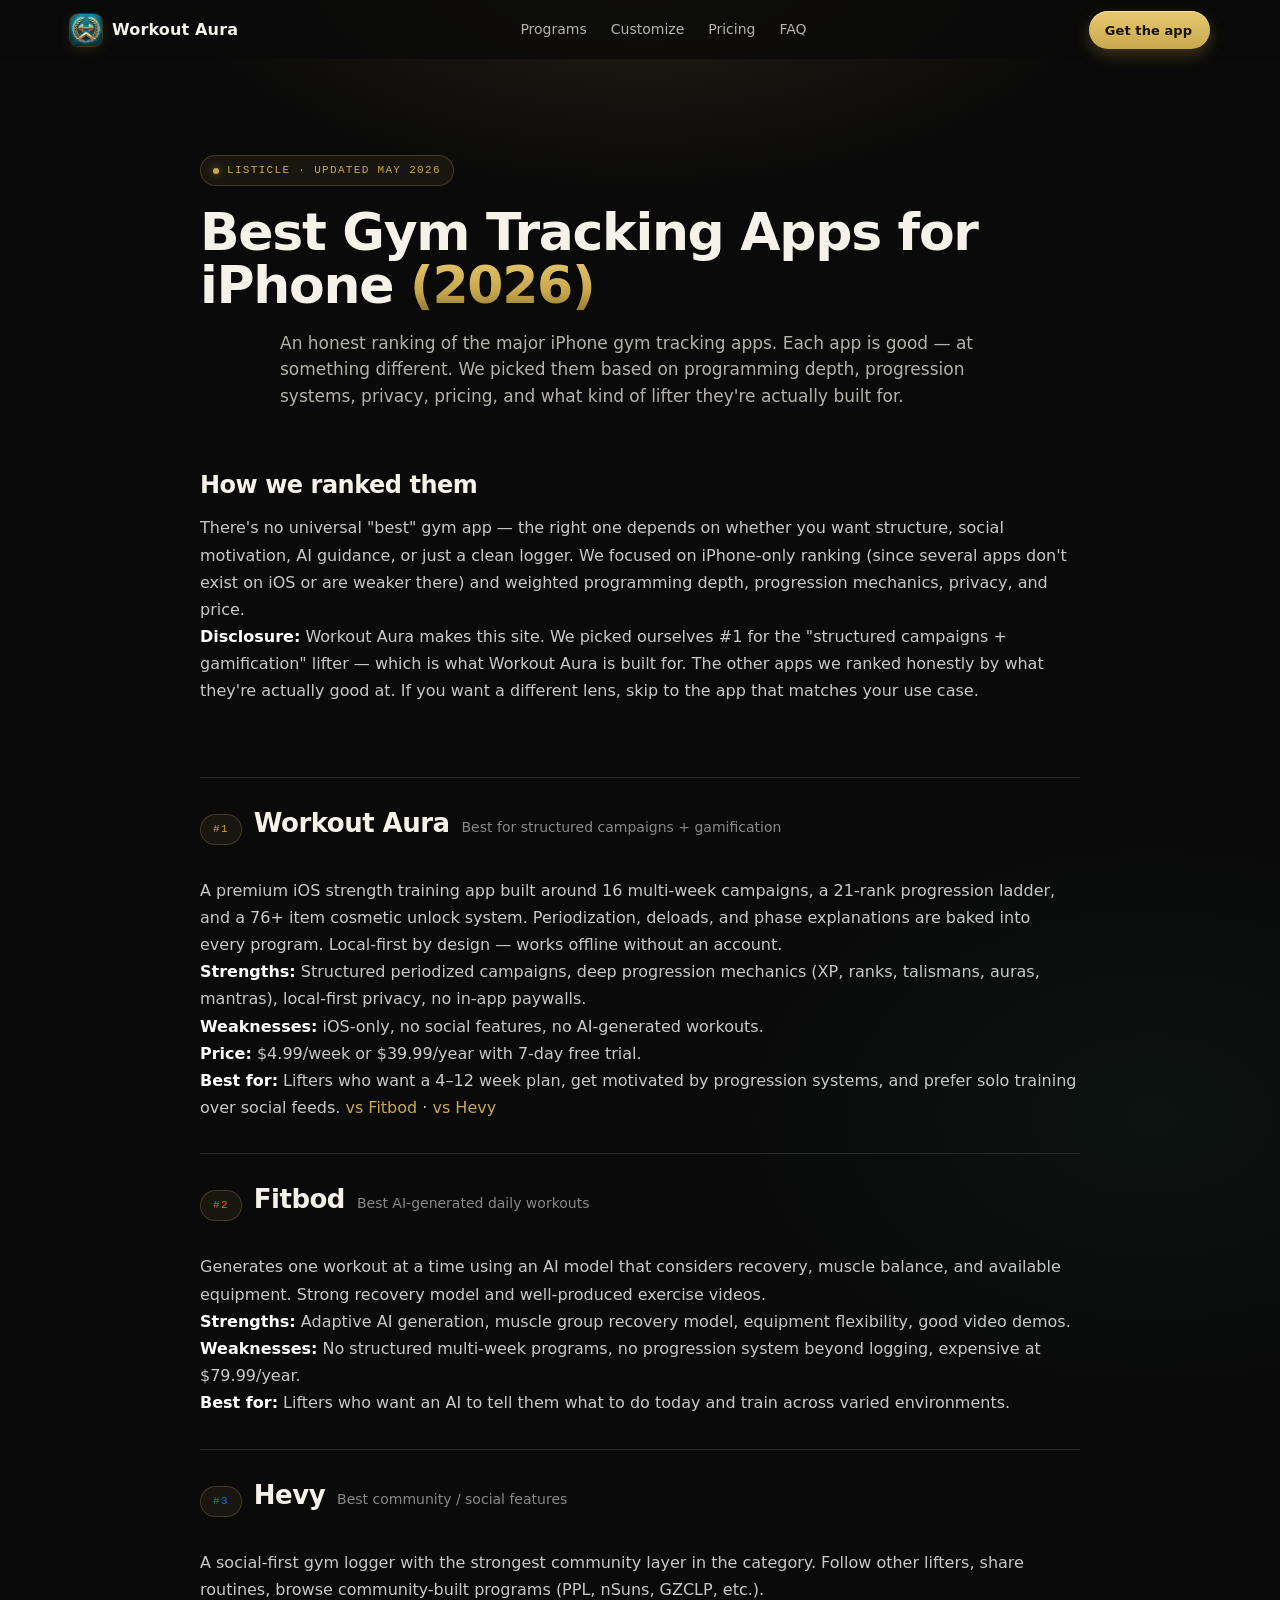
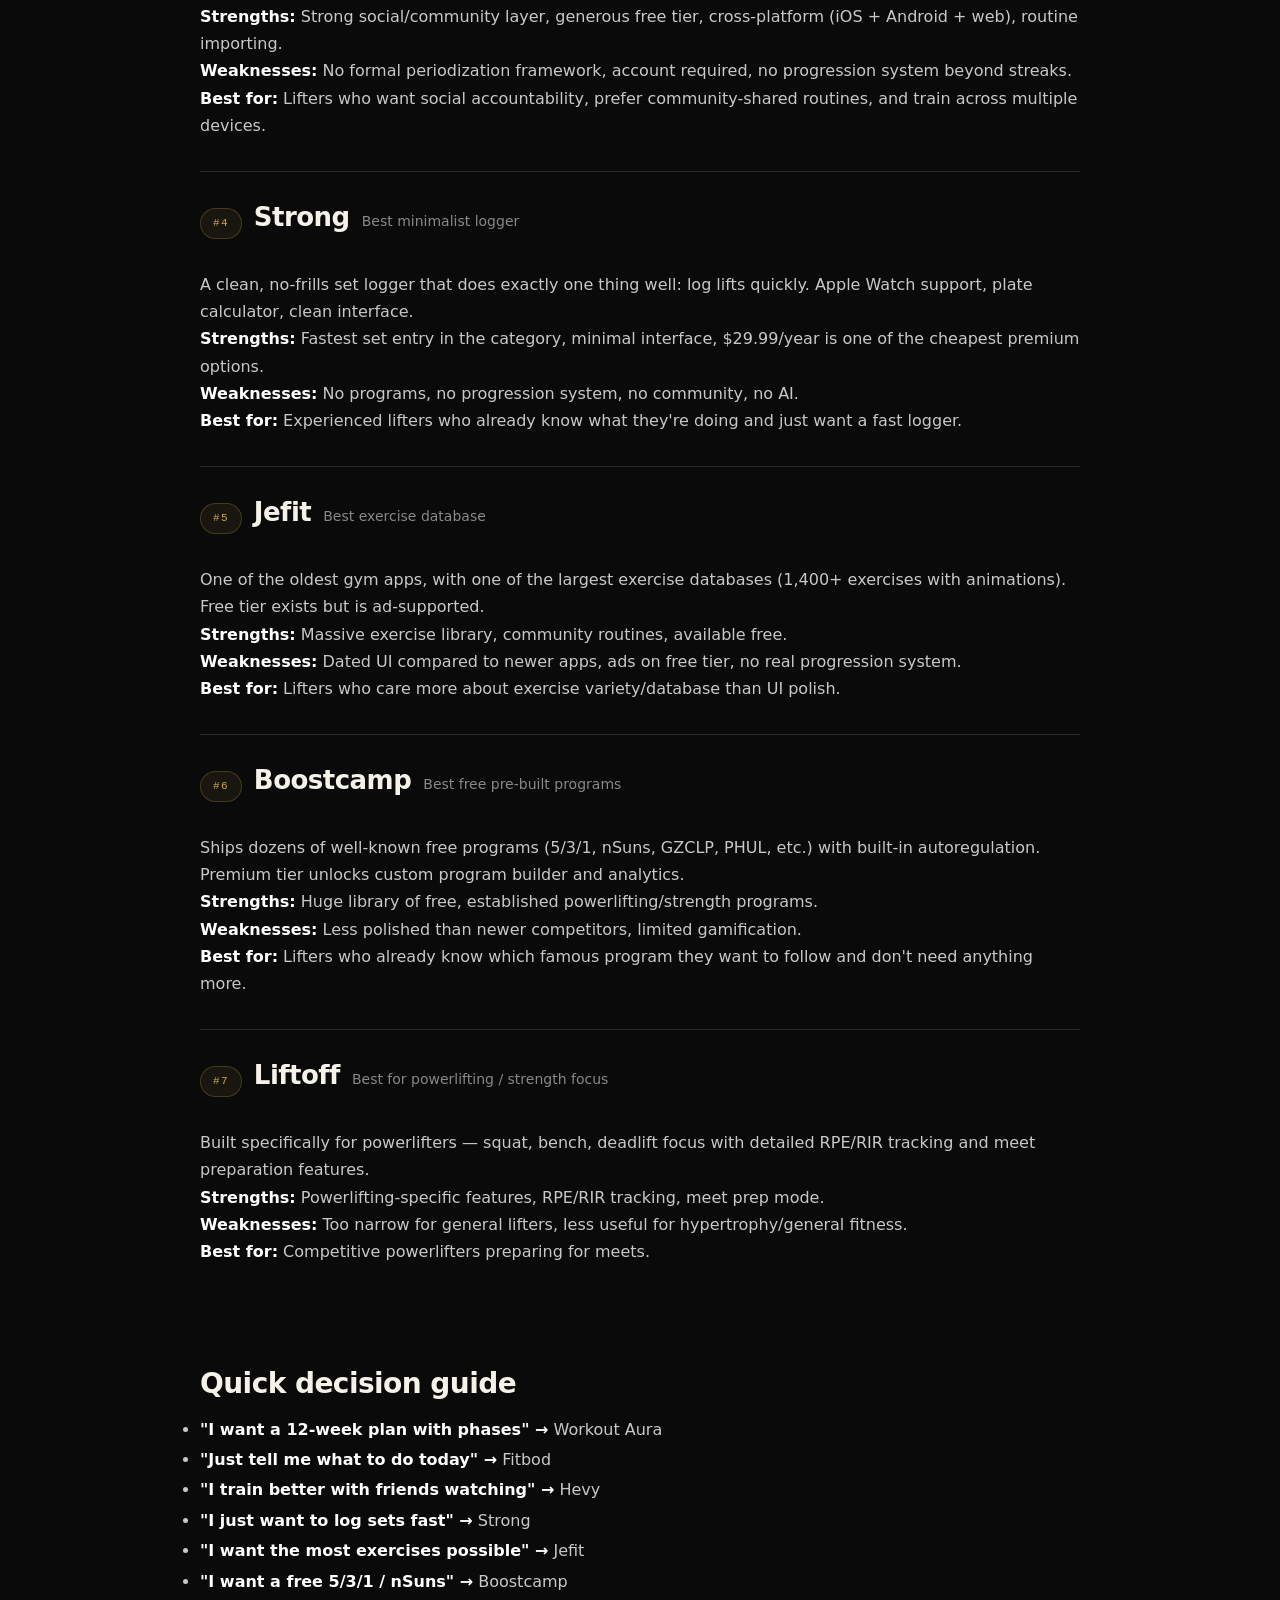
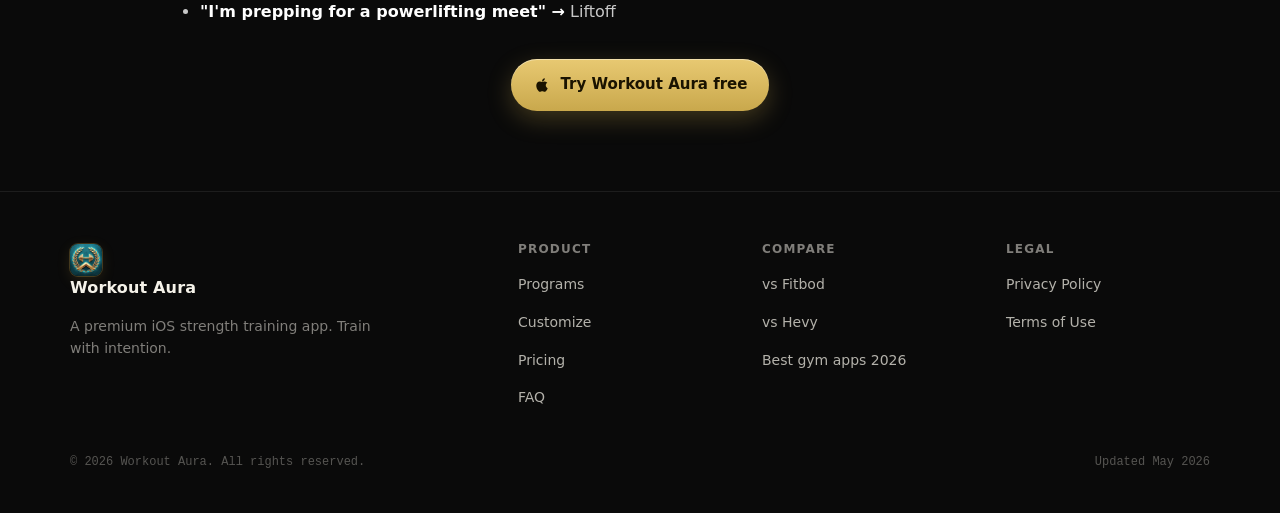
<file: best-gym-apps-2026.html>
<!doctype html>
<html lang="en">
<head>
<meta charset="utf-8" />
<meta name="viewport" content="width=device-width, initial-scale=1, viewport-fit=cover" />
<meta name="theme-color" content="#0a0a0a" />

<title>Best Gym Tracking Apps for iPhone (2026) — Honest Ranking | Workout Aura</title>
<meta name="description" content="An honest ranking of the best iPhone gym tracking apps in 2026 — Workout Aura, Fitbod, Hevy, Strong, Jefit, Boostcamp, Liftoff. Strengths, weaknesses, and who each is built for." />
<link rel="canonical" href="https://myworkoutaura.com/best-gym-apps-2026.html" />

<meta property="og:title" content="Best Gym Tracking Apps for iPhone (2026)" />
<meta property="og:description" content="Honest ranking of major iPhone gym trackers — strengths, weaknesses, who each is built for." />
<meta property="og:image" content="https://myworkoutaura.com/assets/share-card.png" />
<meta property="og:url" content="https://myworkoutaura.com/best-gym-apps-2026.html" />
<meta property="og:type" content="article" />

<link rel="icon" type="image/png" sizes="32x32" href="assets/app-icon-32.png" />
<link rel="apple-touch-icon" sizes="180x180" href="assets/app-icon-180.png" />
<link rel="stylesheet" href="style.css" />

<script type="application/ld+json">
{
  "@context": "https://schema.org",
  "@type": "Article",
  "headline": "Best Gym Tracking Apps for iPhone (2026) — Honest Ranking",
  "datePublished": "2026-05-21",
  "dateModified": "2026-05-21",
  "author": { "@type": "Organization", "name": "Workout Aura" },
  "publisher": {
    "@type": "Organization",
    "name": "Workout Aura",
    "logo": { "@type": "ImageObject", "url": "https://myworkoutaura.com/assets/app-icon-512.webp" }
  },
  "mainEntityOfPage": "https://myworkoutaura.com/best-gym-apps-2026.html",
  "description": "A ranking and review of the best iPhone gym tracking apps in 2026: Workout Aura, Fitbod, Hevy, Strong, Jefit, Boostcamp, and Liftoff."
}
</script>

<script type="application/ld+json">
{
  "@context": "https://schema.org",
  "@type": "ItemList",
  "name": "Best Gym Tracking Apps for iPhone 2026",
  "itemListOrder": "https://schema.org/ItemListOrderDescending",
  "numberOfItems": 7,
  "itemListElement": [
    { "@type": "ListItem", "position": 1, "name": "Workout Aura — Best for structured campaigns + gamification" },
    { "@type": "ListItem", "position": 2, "name": "Fitbod — Best AI-generated daily workouts" },
    { "@type": "ListItem", "position": 3, "name": "Hevy — Best community / social features" },
    { "@type": "ListItem", "position": 4, "name": "Strong — Best minimalist logger" },
    { "@type": "ListItem", "position": 5, "name": "Jefit — Best exercise database" },
    { "@type": "ListItem", "position": 6, "name": "Boostcamp — Best free pre-built programs" },
    { "@type": "ListItem", "position": 7, "name": "Liftoff — Best for powerlifting / strength focus" }
  ]
}
</script>
</head>
<body>

<header class="nav" id="nav">
  <div class="wrap nav-inner">
    <a href="/" class="brand" aria-label="Workout Aura — home">
      <div class="brand-mark" aria-hidden="true"></div>
      <span class="brand-name">Workout Aura</span>
    </a>
    <nav class="nav-links" aria-label="Primary">
      <a href="/#campaigns">Programs</a>
      <a href="/#vault">Customize</a>
      <a href="/#pricing">Pricing</a>
      <a href="/#faq">FAQ</a>
    </nav>
    <a href="https://apps.apple.com/us/app/workout-aura-lift-level-up/id6765660104" class="nav-cta" target="_blank" rel="noopener">Get the app</a>
  </div>
</header>

<main id="main">

<section class="hero" style="padding-top: 96px; padding-bottom: 24px;">
  <div class="wrap" style="max-width: 920px;">
    <div class="eyebrow"><span class="dot"></span> Listicle · Updated May 2026</div>
    <h1 class="headline" style="font-size: clamp(34px, 4.6vw, 52px);">Best Gym Tracking Apps for iPhone <span class="gold">(2026)</span></h1>
    <p class="sub" style="max-width: 720px;">An honest ranking of the major iPhone gym tracking apps. Each app is good — at something different. We picked them based on programming depth, progression systems, privacy, pricing, and what kind of lifter they're actually built for.</p>
  </div>
</section>

<section style="padding: 8px 0 48px;">
  <div class="wrap" style="max-width: 920px;">
    <h2 class="h2" style="font-size: 24px; margin-bottom: 16px;">How we ranked them</h2>
    <p style="color: #c8c8c8; line-height: 1.7;">There's no universal "best" gym app — the right one depends on whether you want structure, social motivation, AI guidance, or just a clean logger. We focused on iPhone-only ranking (since several apps don't exist on iOS or are weaker there) and weighted programming depth, progression mechanics, privacy, and price.</p>
    <p style="color: #c8c8c8; line-height: 1.7;"><strong style="color:#fff">Disclosure:</strong> Workout Aura makes this site. We picked ourselves #1 for the "structured campaigns + gamification" lifter — which is what Workout Aura is built for. The other apps we ranked honestly by what they're actually good at. If you want a different lens, skip to the app that matches your use case.</p>
  </div>
</section>

<section style="padding: 24px 0;">
  <div class="wrap" style="max-width: 920px;">

    <article style="border-top: 1px solid #2a2a2a; padding: 32px 0;">
      <div style="display: flex; gap: 12px; align-items: baseline; flex-wrap: wrap;">
        <span class="eyebrow" style="color: #C9A84C;">#1</span>
        <h2 class="h2" style="font-size: 26px; margin: 0;">Workout Aura</h2>
        <span style="color: #888; font-size: 14px;">Best for structured campaigns + gamification</span>
      </div>
      <p style="color: #c8c8c8; line-height: 1.7; margin-top: 12px;">A premium iOS strength training app built around 16 multi-week campaigns, a 21-rank progression ladder, and a 76+ item cosmetic unlock system. Periodization, deloads, and phase explanations are baked into every program. Local-first by design — works offline without an account.</p>
      <p style="color: #c8c8c8; line-height: 1.7;"><strong style="color:#fff">Strengths:</strong> Structured periodized campaigns, deep progression mechanics (XP, ranks, talismans, auras, mantras), local-first privacy, no in-app paywalls.</p>
      <p style="color: #c8c8c8; line-height: 1.7;"><strong style="color:#fff">Weaknesses:</strong> iOS-only, no social features, no AI-generated workouts.</p>
      <p style="color: #c8c8c8; line-height: 1.7;"><strong style="color:#fff">Price:</strong> $4.99/week or $39.99/year with 7-day free trial.</p>
      <p style="color: #c8c8c8; line-height: 1.7;"><strong style="color:#fff">Best for:</strong> Lifters who want a 4–12 week plan, get motivated by progression systems, and prefer solo training over social feeds. <a href="vs-fitbod.html" style="color:#C9A84C;">vs Fitbod</a> · <a href="vs-hevy.html" style="color:#C9A84C;">vs Hevy</a></p>
    </article>

    <article style="border-top: 1px solid #2a2a2a; padding: 32px 0;">
      <div style="display: flex; gap: 12px; align-items: baseline; flex-wrap: wrap;">
        <span class="eyebrow" style="color: #FF5722;">#2</span>
        <h2 class="h2" style="font-size: 26px; margin: 0;">Fitbod</h2>
        <span style="color: #888; font-size: 14px;">Best AI-generated daily workouts</span>
      </div>
      <p style="color: #c8c8c8; line-height: 1.7; margin-top: 12px;">Generates one workout at a time using an AI model that considers recovery, muscle balance, and available equipment. Strong recovery model and well-produced exercise videos.</p>
      <p style="color: #c8c8c8; line-height: 1.7;"><strong style="color:#fff">Strengths:</strong> Adaptive AI generation, muscle group recovery model, equipment flexibility, good video demos.</p>
      <p style="color: #c8c8c8; line-height: 1.7;"><strong style="color:#fff">Weaknesses:</strong> No structured multi-week programs, no progression system beyond logging, expensive at $79.99/year.</p>
      <p style="color: #c8c8c8; line-height: 1.7;"><strong style="color:#fff">Best for:</strong> Lifters who want an AI to tell them what to do today and train across varied environments.</p>
    </article>

    <article style="border-top: 1px solid #2a2a2a; padding: 32px 0;">
      <div style="display: flex; gap: 12px; align-items: baseline; flex-wrap: wrap;">
        <span class="eyebrow" style="color: #1A6FE0;">#3</span>
        <h2 class="h2" style="font-size: 26px; margin: 0;">Hevy</h2>
        <span style="color: #888; font-size: 14px;">Best community / social features</span>
      </div>
      <p style="color: #c8c8c8; line-height: 1.7; margin-top: 12px;">A social-first gym logger with the strongest community layer in the category. Follow other lifters, share routines, browse community-built programs (PPL, nSuns, GZCLP, etc.).</p>
      <p style="color: #c8c8c8; line-height: 1.7;"><strong style="color:#fff">Strengths:</strong> Strong social/community layer, generous free tier, cross-platform (iOS + Android + web), routine importing.</p>
      <p style="color: #c8c8c8; line-height: 1.7;"><strong style="color:#fff">Weaknesses:</strong> No formal periodization framework, account required, no progression system beyond streaks.</p>
      <p style="color: #c8c8c8; line-height: 1.7;"><strong style="color:#fff">Best for:</strong> Lifters who want social accountability, prefer community-shared routines, and train across multiple devices.</p>
    </article>

    <article style="border-top: 1px solid #2a2a2a; padding: 32px 0;">
      <div style="display: flex; gap: 12px; align-items: baseline; flex-wrap: wrap;">
        <span class="eyebrow">#4</span>
        <h2 class="h2" style="font-size: 26px; margin: 0;">Strong</h2>
        <span style="color: #888; font-size: 14px;">Best minimalist logger</span>
      </div>
      <p style="color: #c8c8c8; line-height: 1.7; margin-top: 12px;">A clean, no-frills set logger that does exactly one thing well: log lifts quickly. Apple Watch support, plate calculator, clean interface.</p>
      <p style="color: #c8c8c8; line-height: 1.7;"><strong style="color:#fff">Strengths:</strong> Fastest set entry in the category, minimal interface, $29.99/year is one of the cheapest premium options.</p>
      <p style="color: #c8c8c8; line-height: 1.7;"><strong style="color:#fff">Weaknesses:</strong> No programs, no progression system, no community, no AI.</p>
      <p style="color: #c8c8c8; line-height: 1.7;"><strong style="color:#fff">Best for:</strong> Experienced lifters who already know what they're doing and just want a fast logger.</p>
    </article>

    <article style="border-top: 1px solid #2a2a2a; padding: 32px 0;">
      <div style="display: flex; gap: 12px; align-items: baseline; flex-wrap: wrap;">
        <span class="eyebrow">#5</span>
        <h2 class="h2" style="font-size: 26px; margin: 0;">Jefit</h2>
        <span style="color: #888; font-size: 14px;">Best exercise database</span>
      </div>
      <p style="color: #c8c8c8; line-height: 1.7; margin-top: 12px;">One of the oldest gym apps, with one of the largest exercise databases (1,400+ exercises with animations). Free tier exists but is ad-supported.</p>
      <p style="color: #c8c8c8; line-height: 1.7;"><strong style="color:#fff">Strengths:</strong> Massive exercise library, community routines, available free.</p>
      <p style="color: #c8c8c8; line-height: 1.7;"><strong style="color:#fff">Weaknesses:</strong> Dated UI compared to newer apps, ads on free tier, no real progression system.</p>
      <p style="color: #c8c8c8; line-height: 1.7;"><strong style="color:#fff">Best for:</strong> Lifters who care more about exercise variety/database than UI polish.</p>
    </article>

    <article style="border-top: 1px solid #2a2a2a; padding: 32px 0;">
      <div style="display: flex; gap: 12px; align-items: baseline; flex-wrap: wrap;">
        <span class="eyebrow">#6</span>
        <h2 class="h2" style="font-size: 26px; margin: 0;">Boostcamp</h2>
        <span style="color: #888; font-size: 14px;">Best free pre-built programs</span>
      </div>
      <p style="color: #c8c8c8; line-height: 1.7; margin-top: 12px;">Ships dozens of well-known free programs (5/3/1, nSuns, GZCLP, PHUL, etc.) with built-in autoregulation. Premium tier unlocks custom program builder and analytics.</p>
      <p style="color: #c8c8c8; line-height: 1.7;"><strong style="color:#fff">Strengths:</strong> Huge library of free, established powerlifting/strength programs.</p>
      <p style="color: #c8c8c8; line-height: 1.7;"><strong style="color:#fff">Weaknesses:</strong> Less polished than newer competitors, limited gamification.</p>
      <p style="color: #c8c8c8; line-height: 1.7;"><strong style="color:#fff">Best for:</strong> Lifters who already know which famous program they want to follow and don't need anything more.</p>
    </article>

    <article style="border-top: 1px solid #2a2a2a; padding: 32px 0;">
      <div style="display: flex; gap: 12px; align-items: baseline; flex-wrap: wrap;">
        <span class="eyebrow">#7</span>
        <h2 class="h2" style="font-size: 26px; margin: 0;">Liftoff</h2>
        <span style="color: #888; font-size: 14px;">Best for powerlifting / strength focus</span>
      </div>
      <p style="color: #c8c8c8; line-height: 1.7; margin-top: 12px;">Built specifically for powerlifters — squat, bench, deadlift focus with detailed RPE/RIR tracking and meet preparation features.</p>
      <p style="color: #c8c8c8; line-height: 1.7;"><strong style="color:#fff">Strengths:</strong> Powerlifting-specific features, RPE/RIR tracking, meet prep mode.</p>
      <p style="color: #c8c8c8; line-height: 1.7;"><strong style="color:#fff">Weaknesses:</strong> Too narrow for general lifters, less useful for hypertrophy/general fitness.</p>
      <p style="color: #c8c8c8; line-height: 1.7;"><strong style="color:#fff">Best for:</strong> Competitive powerlifters preparing for meets.</p>
    </article>

  </div>
</section>

<section style="padding: 48px 0;">
  <div class="wrap" style="max-width: 920px;">
    <h2 class="h2" style="font-size: 28px; margin-bottom: 16px;">Quick decision guide</h2>
    <ul style="line-height: 1.9; color: #c8c8c8;">
      <li><strong style="color:#fff">"I want a 12-week plan with phases" →</strong> Workout Aura</li>
      <li><strong style="color:#fff">"Just tell me what to do today" →</strong> Fitbod</li>
      <li><strong style="color:#fff">"I train better with friends watching" →</strong> Hevy</li>
      <li><strong style="color:#fff">"I just want to log sets fast" →</strong> Strong</li>
      <li><strong style="color:#fff">"I want the most exercises possible" →</strong> Jefit</li>
      <li><strong style="color:#fff">"I want a free 5/3/1 / nSuns" →</strong> Boostcamp</li>
      <li><strong style="color:#fff">"I'm prepping for a powerlifting meet" →</strong> Liftoff</li>
    </ul>
    <div class="cta-row" style="margin-top: 32px;">
      <a href="https://apps.apple.com/us/app/workout-aura-lift-level-up/id6765660104" class="btn-primary" target="_blank" rel="noopener">
        <svg width="18" height="18" viewBox="0 0 24 24" fill="currentColor" aria-hidden="true"><path d="M17.05 20.28c-.98.95-2.05.8-3.08.35-1.09-.46-2.09-.48-3.24 0-1.44.62-2.2.44-3.06-.35C2.79 15.25 3.51 7.59 9.05 7.31c1.35.07 2.29.74 3.08.8 1.18-.24 2.31-.93 3.57-.84 1.51.12 2.65.72 3.4 1.8-3.12 1.87-2.38 5.98.48 7.13-.57 1.5-1.31 2.99-2.53 4.08zM12.03 7.25c-.15-2.23 1.66-4.07 3.74-4.25.29 2.58-2.34 4.5-3.74 4.25z"/></svg>
        Try Workout Aura free
      </a>
    </div>
  </div>
</section>

</main>

<footer>
  <div class="wrap">
    <div class="foot-grid">
      <div class="foot-brand">
        <a href="/" class="brand">
          <div class="brand-mark" aria-hidden="true"></div>
          <span class="brand-name">Workout Aura</span>
        </a>
        <p class="foot-tag">A premium iOS strength training app. Train with intention.</p>
      </div>
      <div>
        <h3 class="foot-h">Product</h3>
        <ul>
          <li><a href="/#campaigns">Programs</a></li>
          <li><a href="/#vault">Customize</a></li>
          <li><a href="/#pricing">Pricing</a></li>
          <li><a href="/#faq">FAQ</a></li>
        </ul>
      </div>
      <div>
        <h3 class="foot-h">Compare</h3>
        <ul>
          <li><a href="vs-fitbod.html">vs Fitbod</a></li>
          <li><a href="vs-hevy.html">vs Hevy</a></li>
          <li><a href="best-gym-apps-2026.html">Best gym apps 2026</a></li>
        </ul>
      </div>
      <div>
        <h3 class="foot-h">Legal</h3>
        <ul>
          <li><a href="privacy.html">Privacy Policy</a></li>
          <li><a href="terms.html">Terms of Use</a></li>
        </ul>
      </div>
    </div>
    <div class="foot-low">
      <span>© 2026 Workout Aura. All rights reserved.</span>
      <span>Updated May 2026</span>
    </div>
  </div>
</footer>

</body>
</html>
</file>
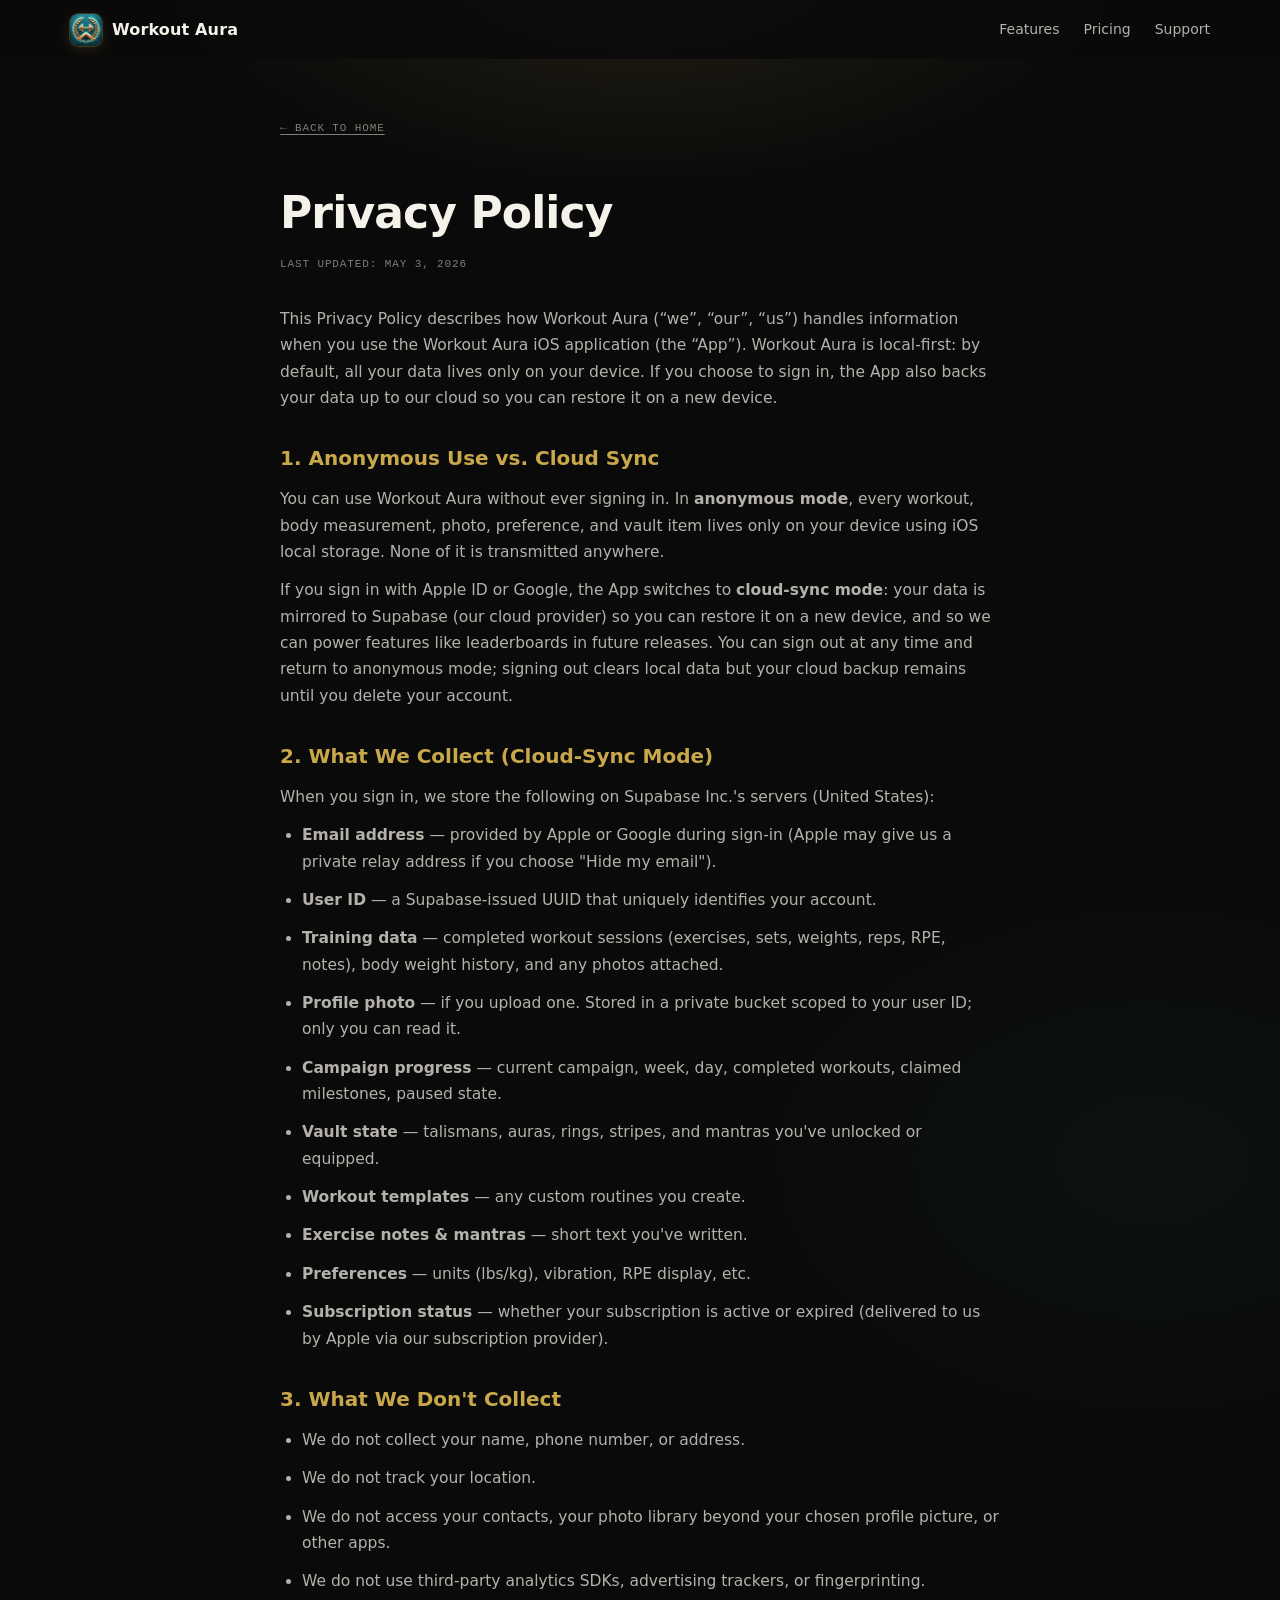
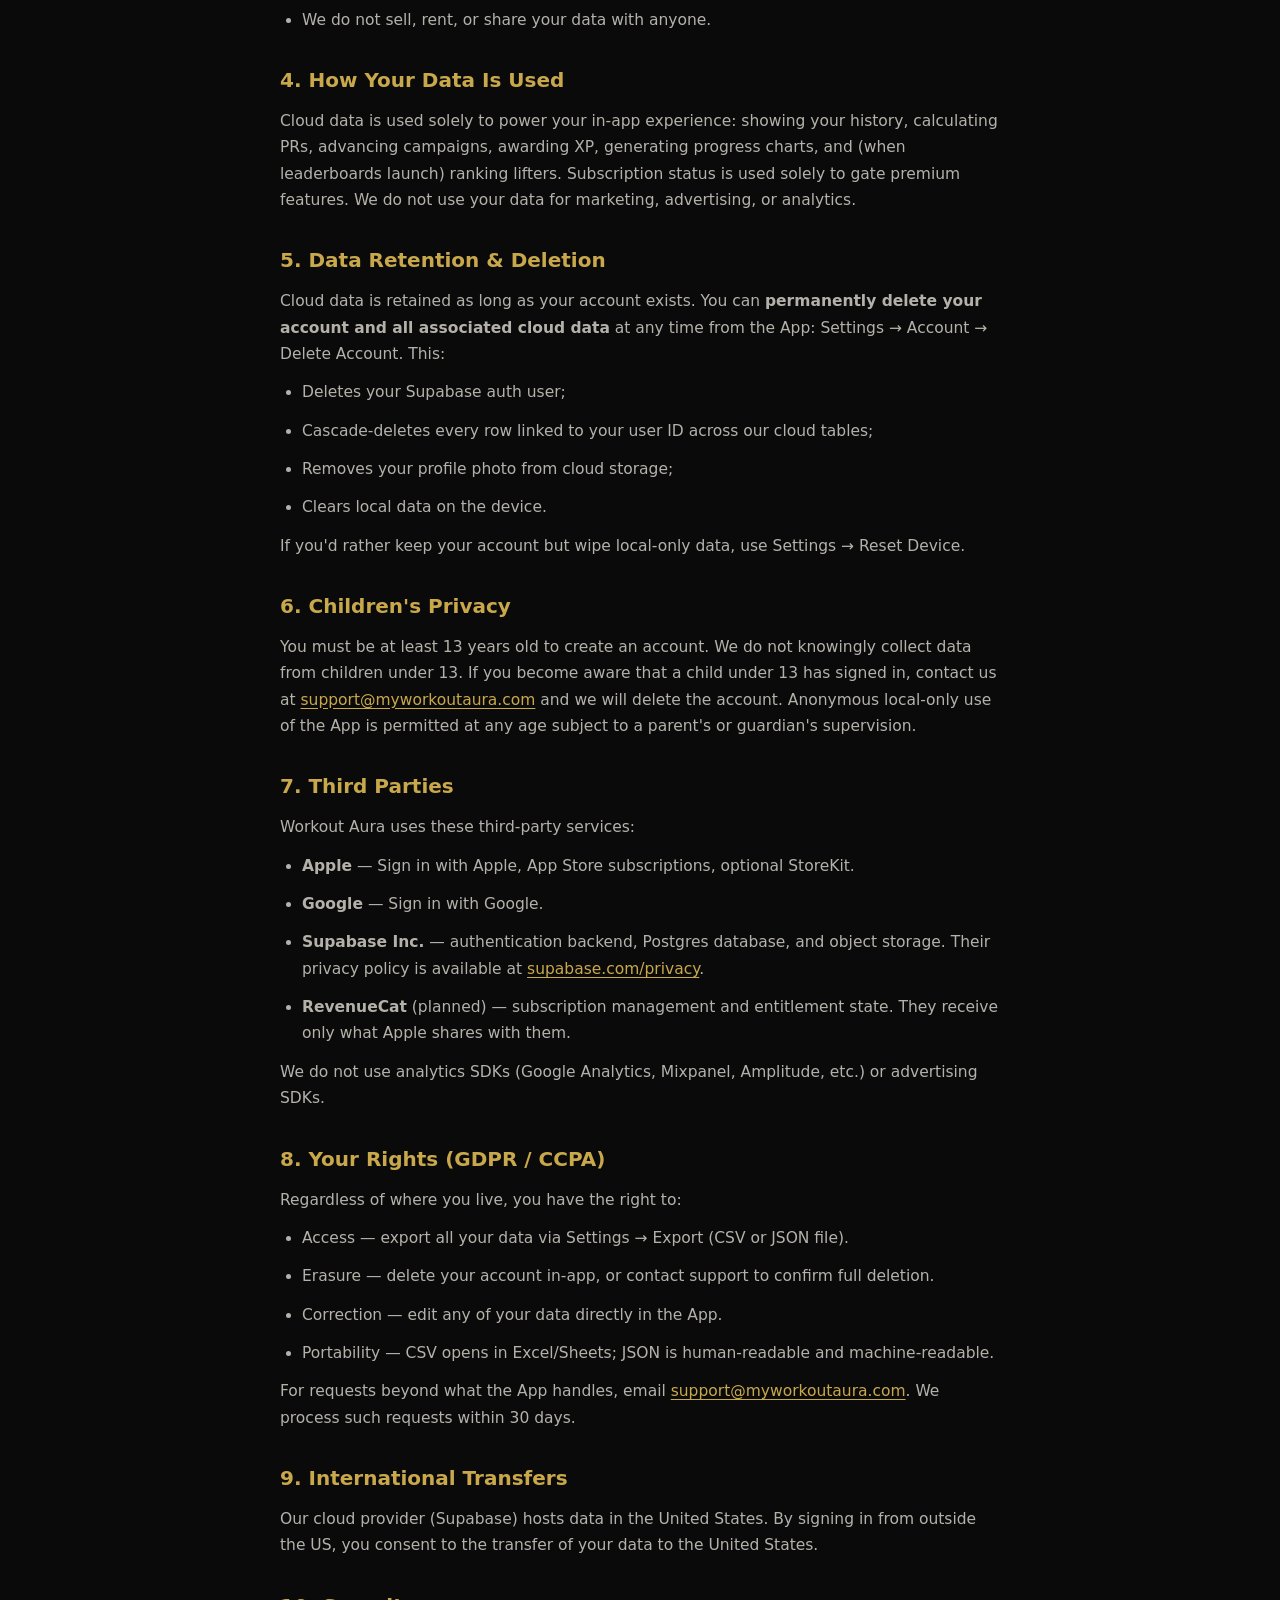
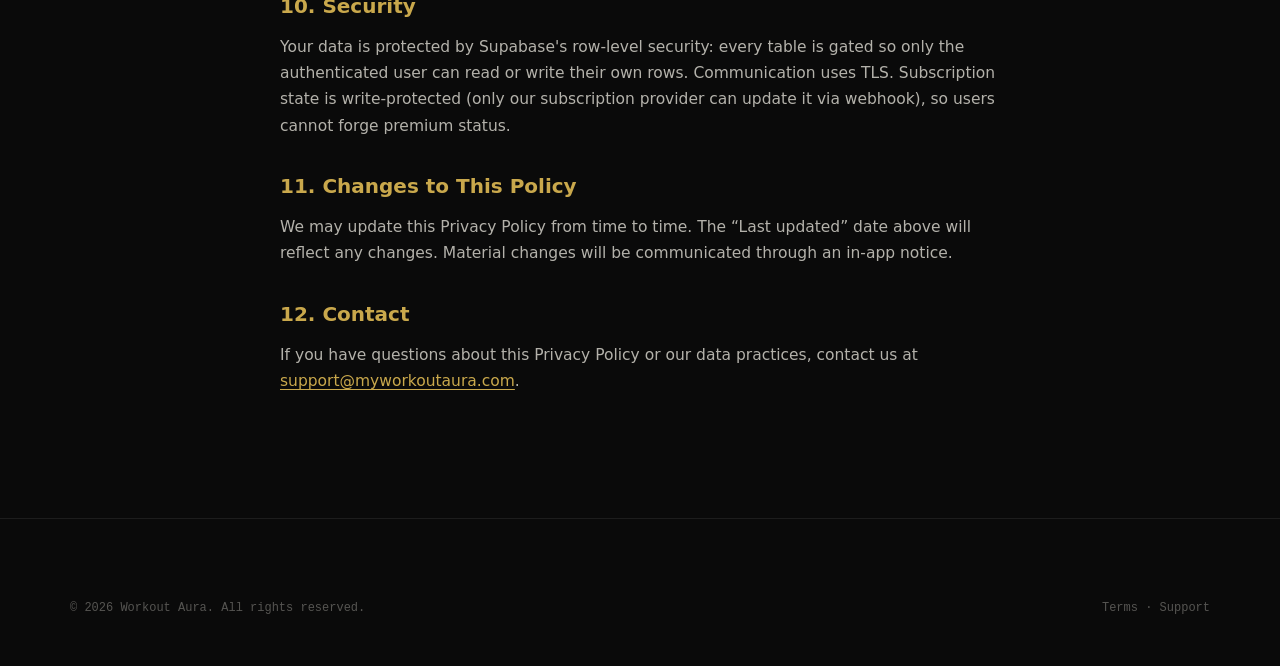
<file: privacy.html>
<!doctype html>
<html lang="en">
<head>
<meta charset="utf-8" />
<meta name="viewport" content="width=device-width, initial-scale=1, viewport-fit=cover" />
<meta name="theme-color" content="#0a0a0a" />
<title>Privacy Policy — Workout Aura</title>
<meta name="description" content="Privacy policy for Workout Aura — what we collect, how we use it, and your rights." />
<link rel="icon" type="image/png" href="assets/app-icon-32.png" />
<link rel="stylesheet" href="style.css" />
</head>
<body>

<header class="nav">
  <div class="wrap nav-inner">
    <a href="index.html" class="brand">
      <div class="brand-mark" aria-hidden="true"></div>
      <span class="brand-name">Workout Aura</span>
    </a>
    <nav class="nav-links">
      <a href="index.html#features">Features</a>
      <a href="index.html#pricing">Pricing</a>
      <a href="support.html">Support</a>
    </nav>
  </div>
</header>

<main class="legal">
  <a class="back" href="index.html">← Back to home</a>
  <h1>Privacy Policy</h1>
  <p class="updated">Last updated: May 3, 2026</p>

  <p>This Privacy Policy describes how Workout Aura (“we”, “our”, “us”) handles information when you use the Workout Aura iOS application (the “App”). Workout Aura is local-first: by default, all your data lives only on your device. If you choose to sign in, the App also backs your data up to our cloud so you can restore it on a new device.</p>

  <h2>1. Anonymous Use vs. Cloud Sync</h2>
  <p>You can use Workout Aura without ever signing in. In <strong>anonymous mode</strong>, every workout, body measurement, photo, preference, and vault item lives only on your device using iOS local storage. None of it is transmitted anywhere.</p>
  <p>If you sign in with Apple ID or Google, the App switches to <strong>cloud-sync mode</strong>: your data is mirrored to Supabase (our cloud provider) so you can restore it on a new device, and so we can power features like leaderboards in future releases. You can sign out at any time and return to anonymous mode; signing out clears local data but your cloud backup remains until you delete your account.</p>

  <h2>2. What We Collect (Cloud-Sync Mode)</h2>
  <p>When you sign in, we store the following on Supabase Inc.'s servers (United States):</p>
  <ul>
    <li><strong>Email address</strong> — provided by Apple or Google during sign-in (Apple may give us a private relay address if you choose "Hide my email").</li>
    <li><strong>User ID</strong> — a Supabase-issued UUID that uniquely identifies your account.</li>
    <li><strong>Training data</strong> — completed workout sessions (exercises, sets, weights, reps, RPE, notes), body weight history, and any photos attached.</li>
    <li><strong>Profile photo</strong> — if you upload one. Stored in a private bucket scoped to your user ID; only you can read it.</li>
    <li><strong>Campaign progress</strong> — current campaign, week, day, completed workouts, claimed milestones, paused state.</li>
    <li><strong>Vault state</strong> — talismans, auras, rings, stripes, and mantras you've unlocked or equipped.</li>
    <li><strong>Workout templates</strong> — any custom routines you create.</li>
    <li><strong>Exercise notes &amp; mantras</strong> — short text you've written.</li>
    <li><strong>Preferences</strong> — units (lbs/kg), vibration, RPE display, etc.</li>
    <li><strong>Subscription status</strong> — whether your subscription is active or expired (delivered to us by Apple via our subscription provider).</li>
  </ul>

  <h2>3. What We Don't Collect</h2>
  <ul>
    <li>We do not collect your name, phone number, or address.</li>
    <li>We do not track your location.</li>
    <li>We do not access your contacts, your photo library beyond your chosen profile picture, or other apps.</li>
    <li>We do not use third-party analytics SDKs, advertising trackers, or fingerprinting.</li>
    <li>We do not sell, rent, or share your data with anyone.</li>
  </ul>

  <h2>4. How Your Data Is Used</h2>
  <p>Cloud data is used solely to power your in-app experience: showing your history, calculating PRs, advancing campaigns, awarding XP, generating progress charts, and (when leaderboards launch) ranking lifters. Subscription status is used solely to gate premium features. We do not use your data for marketing, advertising, or analytics.</p>

  <h2>5. Data Retention &amp; Deletion</h2>
  <p>Cloud data is retained as long as your account exists. You can <strong>permanently delete your account and all associated cloud data</strong> at any time from the App: Settings → Account → Delete Account. This:</p>
  <ul>
    <li>Deletes your Supabase auth user;</li>
    <li>Cascade-deletes every row linked to your user ID across our cloud tables;</li>
    <li>Removes your profile photo from cloud storage;</li>
    <li>Clears local data on the device.</li>
  </ul>
  <p>If you'd rather keep your account but wipe local-only data, use Settings → Reset Device.</p>

  <h2>6. Children's Privacy</h2>
  <p>You must be at least 13 years old to create an account. We do not knowingly collect data from children under 13. If you become aware that a child under 13 has signed in, contact us at <a href="mailto:support@myworkoutaura.com">support@myworkoutaura.com</a> and we will delete the account. Anonymous local-only use of the App is permitted at any age subject to a parent's or guardian's supervision.</p>

  <h2>7. Third Parties</h2>
  <p>Workout Aura uses these third-party services:</p>
  <ul>
    <li><strong>Apple</strong> — Sign in with Apple, App Store subscriptions, optional StoreKit.</li>
    <li><strong>Google</strong> — Sign in with Google.</li>
    <li><strong>Supabase Inc.</strong> — authentication backend, Postgres database, and object storage. Their privacy policy is available at <a href="https://supabase.com/privacy" target="_blank" rel="noopener">supabase.com/privacy</a>.</li>
    <li><strong>RevenueCat</strong> (planned) — subscription management and entitlement state. They receive only what Apple shares with them.</li>
  </ul>
  <p>We do not use analytics SDKs (Google Analytics, Mixpanel, Amplitude, etc.) or advertising SDKs.</p>

  <h2>8. Your Rights (GDPR / CCPA)</h2>
  <p>Regardless of where you live, you have the right to:</p>
  <ul>
    <li>Access — export all your data via Settings → Export (CSV or JSON file).</li>
    <li>Erasure — delete your account in-app, or contact support to confirm full deletion.</li>
    <li>Correction — edit any of your data directly in the App.</li>
    <li>Portability — CSV opens in Excel/Sheets; JSON is human-readable and machine-readable.</li>
  </ul>
  <p>For requests beyond what the App handles, email <a href="mailto:support@myworkoutaura.com">support@myworkoutaura.com</a>. We process such requests within 30 days.</p>

  <h2>9. International Transfers</h2>
  <p>Our cloud provider (Supabase) hosts data in the United States. By signing in from outside the US, you consent to the transfer of your data to the United States.</p>

  <h2>10. Security</h2>
  <p>Your data is protected by Supabase's row-level security: every table is gated so only the authenticated user can read or write their own rows. Communication uses TLS. Subscription state is write-protected (only our subscription provider can update it via webhook), so users cannot forge premium status.</p>

  <h2>11. Changes to This Policy</h2>
  <p>We may update this Privacy Policy from time to time. The “Last updated” date above will reflect any changes. Material changes will be communicated through an in-app notice.</p>

  <h2>12. Contact</h2>
  <p>If you have questions about this Privacy Policy or our data practices, contact us at <a href="mailto:support@myworkoutaura.com">support@myworkoutaura.com</a>.</p>
</main>

<footer>
  <div class="wrap">
    <div class="foot-low">
      <span>© 2026 Workout Aura. All rights reserved.</span>
      <span><a href="terms.html">Terms</a> · <a href="support.html">Support</a></span>
    </div>
  </div>
</footer>

</body>
</html>
</file>
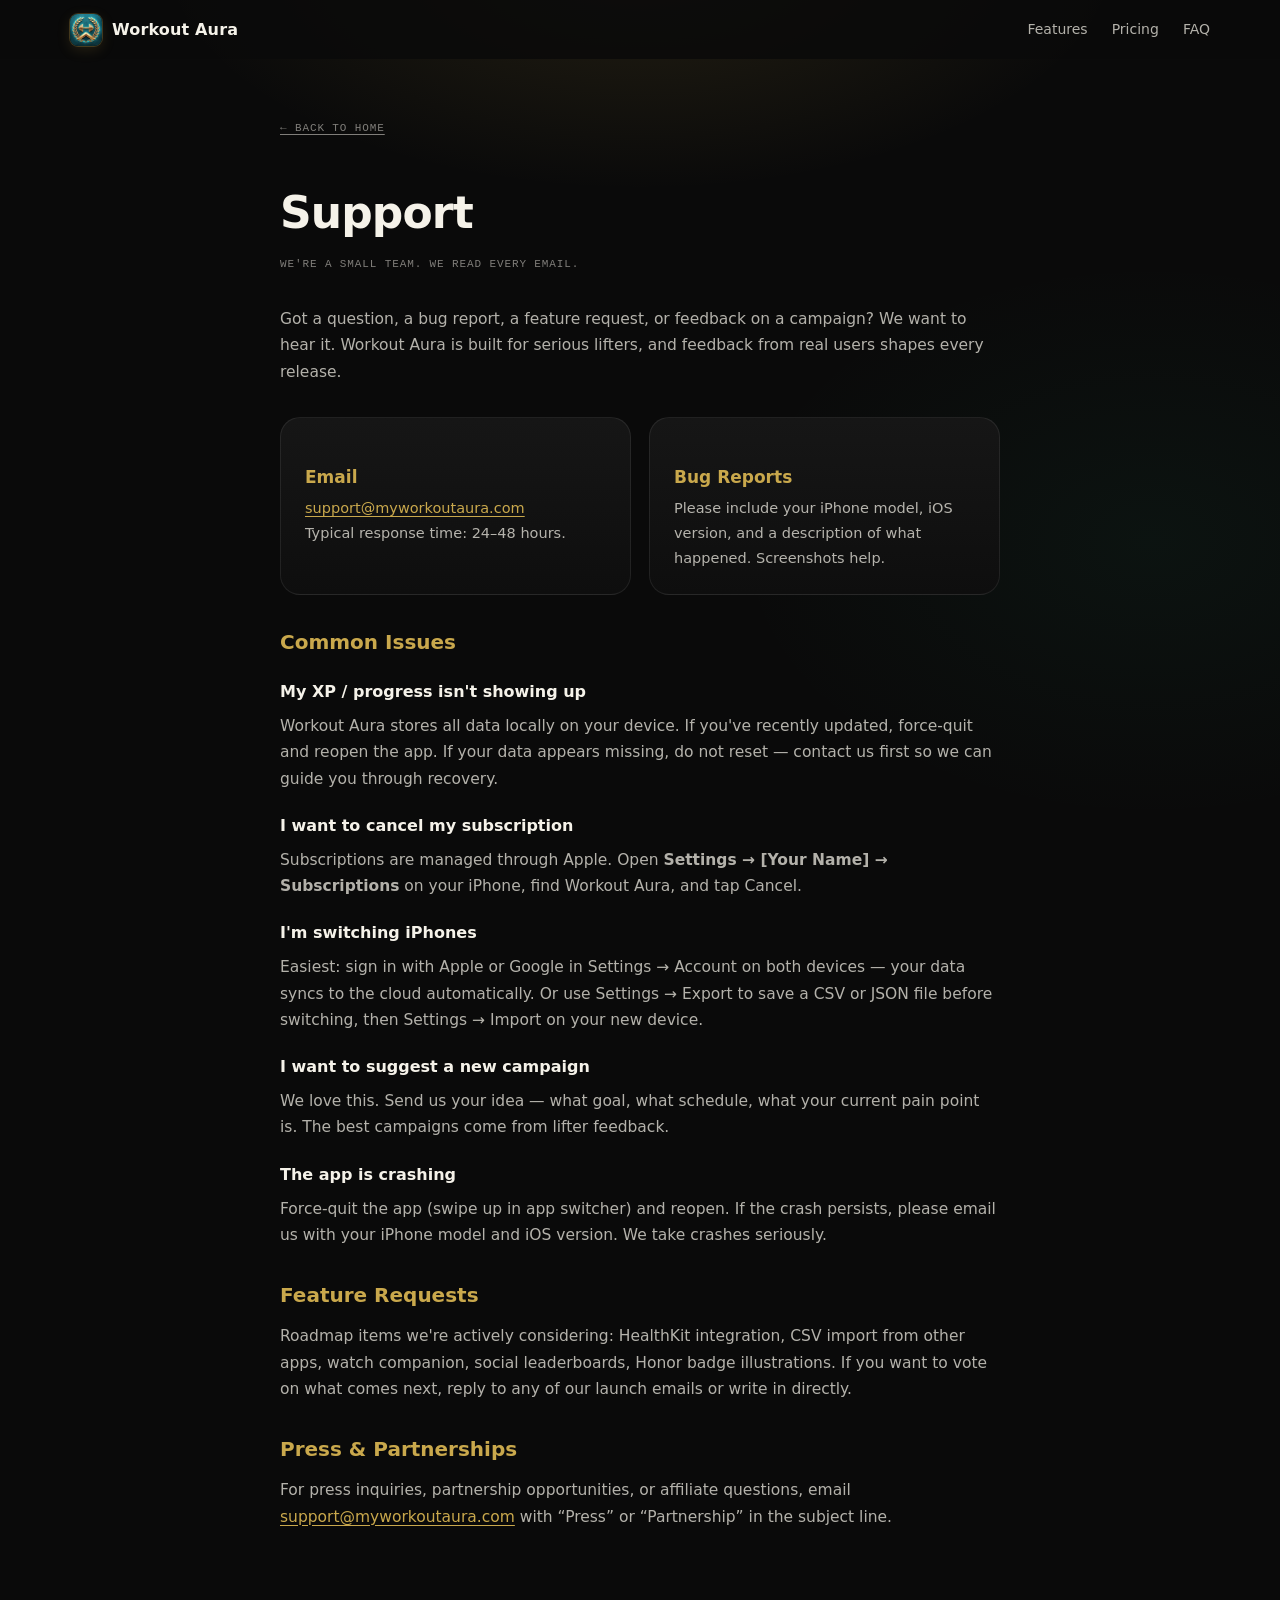
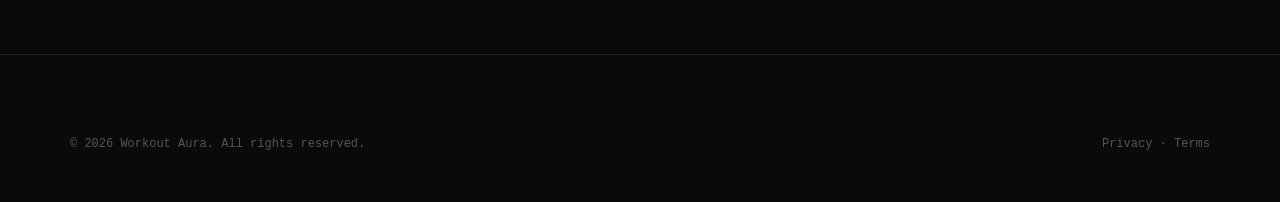
<file: support.html>
<!doctype html>
<html lang="en">
<head>
<meta charset="utf-8" />
<meta name="viewport" content="width=device-width, initial-scale=1, viewport-fit=cover" />
<meta name="theme-color" content="#0a0a0a" />
<title>Support — Workout Aura</title>
<meta name="description" content="Get help with Workout Aura. Contact, FAQs, and troubleshooting." />
<link rel="icon" type="image/png" href="assets/app-icon-32.png" />
<link rel="stylesheet" href="style.css" />
</head>
<body>

<header class="nav">
  <div class="wrap nav-inner">
    <a href="index.html" class="brand">
      <div class="brand-mark" aria-hidden="true"></div>
      <span class="brand-name">Workout Aura</span>
    </a>
    <nav class="nav-links">
      <a href="index.html#features">Features</a>
      <a href="index.html#pricing">Pricing</a>
      <a href="index.html#faq">FAQ</a>
    </nav>
  </div>
</header>

<main class="legal">
  <a class="back" href="index.html">← Back to home</a>
  <h1>Support</h1>
  <p class="updated">We're a small team. We read every email.</p>

  <p>Got a question, a bug report, a feature request, or feedback on a campaign? We want to hear it. Workout Aura is built for serious lifters, and feedback from real users shapes every release.</p>

  <div class="support-grid">
    <div class="support-card">
      <h3>Email</h3>
      <p><a href="mailto:support@myworkoutaura.com">support@myworkoutaura.com</a><br/>Typical response time: 24–48 hours.</p>
    </div>
    <div class="support-card">
      <h3>Bug Reports</h3>
      <p>Please include your iPhone model, iOS version, and a description of what happened. Screenshots help.</p>
    </div>
  </div>

  <h2>Common Issues</h2>

  <h3>My XP / progress isn't showing up</h3>
  <p>Workout Aura stores all data locally on your device. If you've recently updated, force-quit and reopen the app. If your data appears missing, do not reset — contact us first so we can guide you through recovery.</p>

  <h3>I want to cancel my subscription</h3>
  <p>Subscriptions are managed through Apple. Open <strong>Settings → [Your Name] → Subscriptions</strong> on your iPhone, find Workout Aura, and tap Cancel.</p>

  <h3>I'm switching iPhones</h3>
  <p>Easiest: sign in with Apple or Google in Settings → Account on both devices — your data syncs to the cloud automatically. Or use Settings → Export to save a CSV or JSON file before switching, then Settings → Import on your new device.</p>

  <h3>I want to suggest a new campaign</h3>
  <p>We love this. Send us your idea — what goal, what schedule, what your current pain point is. The best campaigns come from lifter feedback.</p>

  <h3>The app is crashing</h3>
  <p>Force-quit the app (swipe up in app switcher) and reopen. If the crash persists, please email us with your iPhone model and iOS version. We take crashes seriously.</p>

  <h2>Feature Requests</h2>
  <p>Roadmap items we're actively considering: HealthKit integration, CSV import from other apps, watch companion, social leaderboards, Honor badge illustrations. If you want to vote on what comes next, reply to any of our launch emails or write in directly.</p>

  <h2>Press &amp; Partnerships</h2>
  <p>For press inquiries, partnership opportunities, or affiliate questions, email <a href="mailto:support@myworkoutaura.com">support@myworkoutaura.com</a> with “Press” or “Partnership” in the subject line.</p>
</main>

<footer>
  <div class="wrap">
    <div class="foot-low">
      <span>© 2026 Workout Aura. All rights reserved.</span>
      <span><a href="privacy.html">Privacy</a> · <a href="terms.html">Terms</a></span>
    </div>
  </div>
</footer>

</body>
</html>
</file>
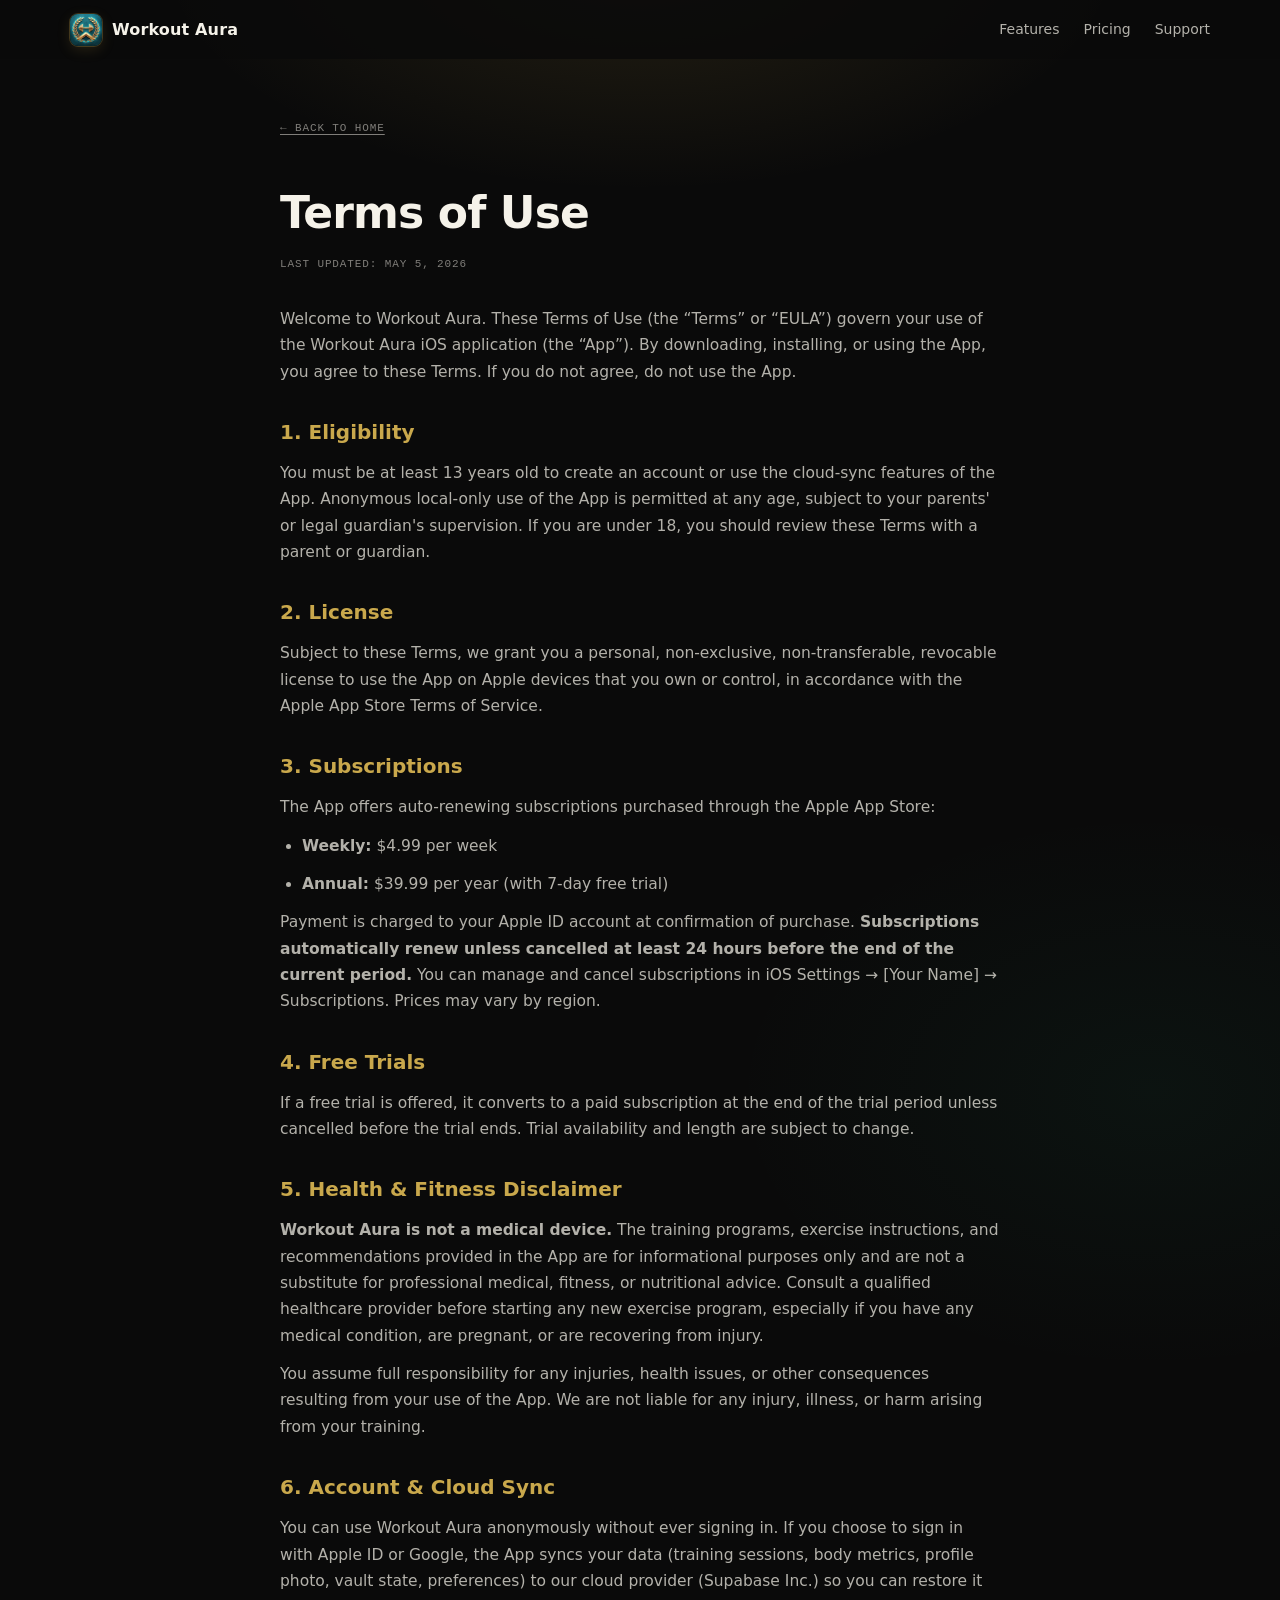
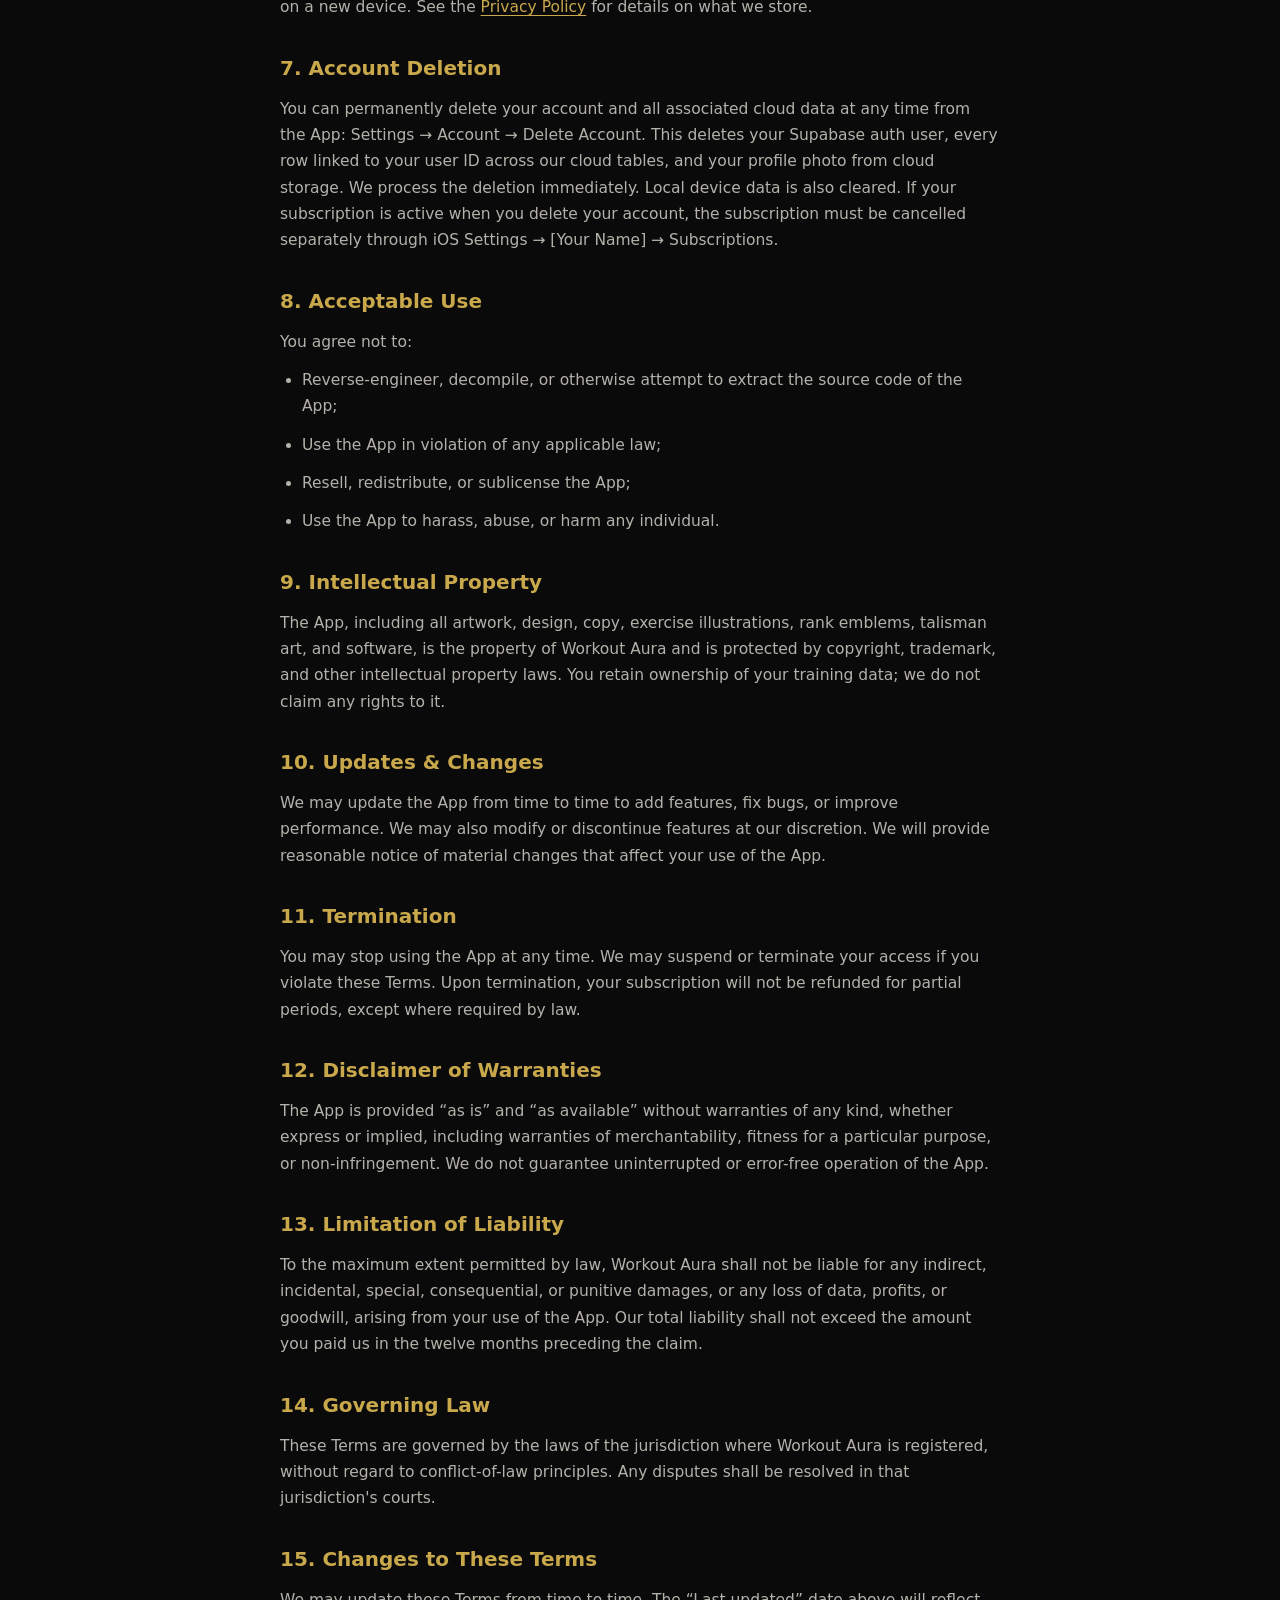
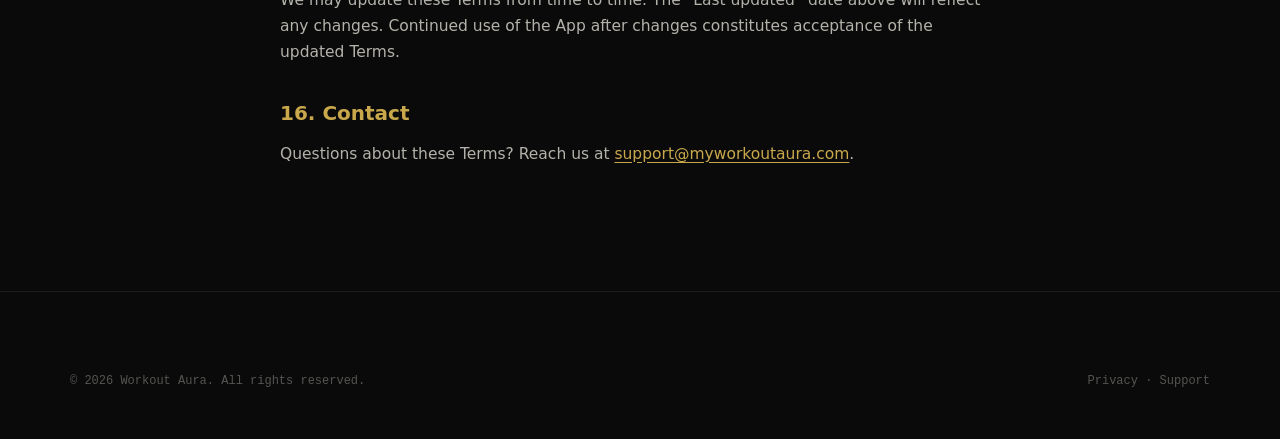
<file: terms.html>
<!doctype html>
<html lang="en">
<head>
<meta charset="utf-8" />
<meta name="viewport" content="width=device-width, initial-scale=1, viewport-fit=cover" />
<meta name="theme-color" content="#0a0a0a" />
<title>Terms of Use — Workout Aura</title>
<meta name="description" content="Terms of Use (EULA) for the Workout Aura iOS app." />
<link rel="icon" type="image/png" href="assets/app-icon-32.png" />
<link rel="stylesheet" href="style.css" />
</head>
<body>

<header class="nav">
  <div class="wrap nav-inner">
    <a href="index.html" class="brand">
      <div class="brand-mark" aria-hidden="true"></div>
      <span class="brand-name">Workout Aura</span>
    </a>
    <nav class="nav-links">
      <a href="index.html#features">Features</a>
      <a href="index.html#pricing">Pricing</a>
      <a href="support.html">Support</a>
    </nav>
  </div>
</header>

<main class="legal">
  <a class="back" href="index.html">← Back to home</a>
  <h1>Terms of Use</h1>
  <p class="updated">Last updated: May 5, 2026</p>

  <p>Welcome to Workout Aura. These Terms of Use (the “Terms” or “EULA”) govern your use of the Workout Aura iOS application (the “App”). By downloading, installing, or using the App, you agree to these Terms. If you do not agree, do not use the App.</p>

  <h2>1. Eligibility</h2>
  <p>You must be at least 13 years old to create an account or use the cloud-sync features of the App. Anonymous local-only use of the App is permitted at any age, subject to your parents' or legal guardian's supervision. If you are under 18, you should review these Terms with a parent or guardian.</p>

  <h2>2. License</h2>
  <p>Subject to these Terms, we grant you a personal, non-exclusive, non-transferable, revocable license to use the App on Apple devices that you own or control, in accordance with the Apple App Store Terms of Service.</p>

  <h2>3. Subscriptions</h2>
  <p>The App offers auto-renewing subscriptions purchased through the Apple App Store:</p>
  <ul>
    <li><strong>Weekly:</strong> $4.99 per week</li>
    <li><strong>Annual:</strong> $39.99 per year (with 7-day free trial)</li>
  </ul>
  <p>Payment is charged to your Apple ID account at confirmation of purchase. <strong>Subscriptions automatically renew unless cancelled at least 24 hours before the end of the current period.</strong> You can manage and cancel subscriptions in iOS Settings → [Your Name] → Subscriptions. Prices may vary by region.</p>

  <h2>4. Free Trials</h2>
  <p>If a free trial is offered, it converts to a paid subscription at the end of the trial period unless cancelled before the trial ends. Trial availability and length are subject to change.</p>

  <h2>5. Health &amp; Fitness Disclaimer</h2>
  <p><strong>Workout Aura is not a medical device.</strong> The training programs, exercise instructions, and recommendations provided in the App are for informational purposes only and are not a substitute for professional medical, fitness, or nutritional advice. Consult a qualified healthcare provider before starting any new exercise program, especially if you have any medical condition, are pregnant, or are recovering from injury.</p>
  <p>You assume full responsibility for any injuries, health issues, or other consequences resulting from your use of the App. We are not liable for any injury, illness, or harm arising from your training.</p>

  <h2>6. Account &amp; Cloud Sync</h2>
  <p>You can use Workout Aura anonymously without ever signing in. If you choose to sign in with Apple ID or Google, the App syncs your data (training sessions, body metrics, profile photo, vault state, preferences) to our cloud provider (Supabase Inc.) so you can restore it on a new device. See the <a href="privacy.html">Privacy Policy</a> for details on what we store.</p>

  <h2>7. Account Deletion</h2>
  <p>You can permanently delete your account and all associated cloud data at any time from the App: Settings → Account → Delete Account. This deletes your Supabase auth user, every row linked to your user ID across our cloud tables, and your profile photo from cloud storage. We process the deletion immediately. Local device data is also cleared. If your subscription is active when you delete your account, the subscription must be cancelled separately through iOS Settings → [Your Name] → Subscriptions.</p>

  <h2>8. Acceptable Use</h2>
  <p>You agree not to:</p>
  <ul>
    <li>Reverse-engineer, decompile, or otherwise attempt to extract the source code of the App;</li>
    <li>Use the App in violation of any applicable law;</li>
    <li>Resell, redistribute, or sublicense the App;</li>
    <li>Use the App to harass, abuse, or harm any individual.</li>
  </ul>

  <h2>9. Intellectual Property</h2>
  <p>The App, including all artwork, design, copy, exercise illustrations, rank emblems, talisman art, and software, is the property of Workout Aura and is protected by copyright, trademark, and other intellectual property laws. You retain ownership of your training data; we do not claim any rights to it.</p>

  <h2>10. Updates &amp; Changes</h2>
  <p>We may update the App from time to time to add features, fix bugs, or improve performance. We may also modify or discontinue features at our discretion. We will provide reasonable notice of material changes that affect your use of the App.</p>

  <h2>11. Termination</h2>
  <p>You may stop using the App at any time. We may suspend or terminate your access if you violate these Terms. Upon termination, your subscription will not be refunded for partial periods, except where required by law.</p>

  <h2>12. Disclaimer of Warranties</h2>
  <p>The App is provided “as is” and “as available” without warranties of any kind, whether express or implied, including warranties of merchantability, fitness for a particular purpose, or non-infringement. We do not guarantee uninterrupted or error-free operation of the App.</p>

  <h2>13. Limitation of Liability</h2>
  <p>To the maximum extent permitted by law, Workout Aura shall not be liable for any indirect, incidental, special, consequential, or punitive damages, or any loss of data, profits, or goodwill, arising from your use of the App. Our total liability shall not exceed the amount you paid us in the twelve months preceding the claim.</p>

  <h2>14. Governing Law</h2>
  <p>These Terms are governed by the laws of the jurisdiction where Workout Aura is registered, without regard to conflict-of-law principles. Any disputes shall be resolved in that jurisdiction's courts.</p>

  <h2>15. Changes to These Terms</h2>
  <p>We may update these Terms from time to time. The “Last updated” date above will reflect any changes. Continued use of the App after changes constitutes acceptance of the updated Terms.</p>

  <h2>16. Contact</h2>
  <p>Questions about these Terms? Reach us at <a href="mailto:support@myworkoutaura.com">support@myworkoutaura.com</a>.</p>
</main>

<footer>
  <div class="wrap">
    <div class="foot-low">
      <span>© 2026 Workout Aura. All rights reserved.</span>
      <span><a href="privacy.html">Privacy</a> · <a href="support.html">Support</a></span>
    </div>
  </div>
</footer>

</body>
</html>
</file>
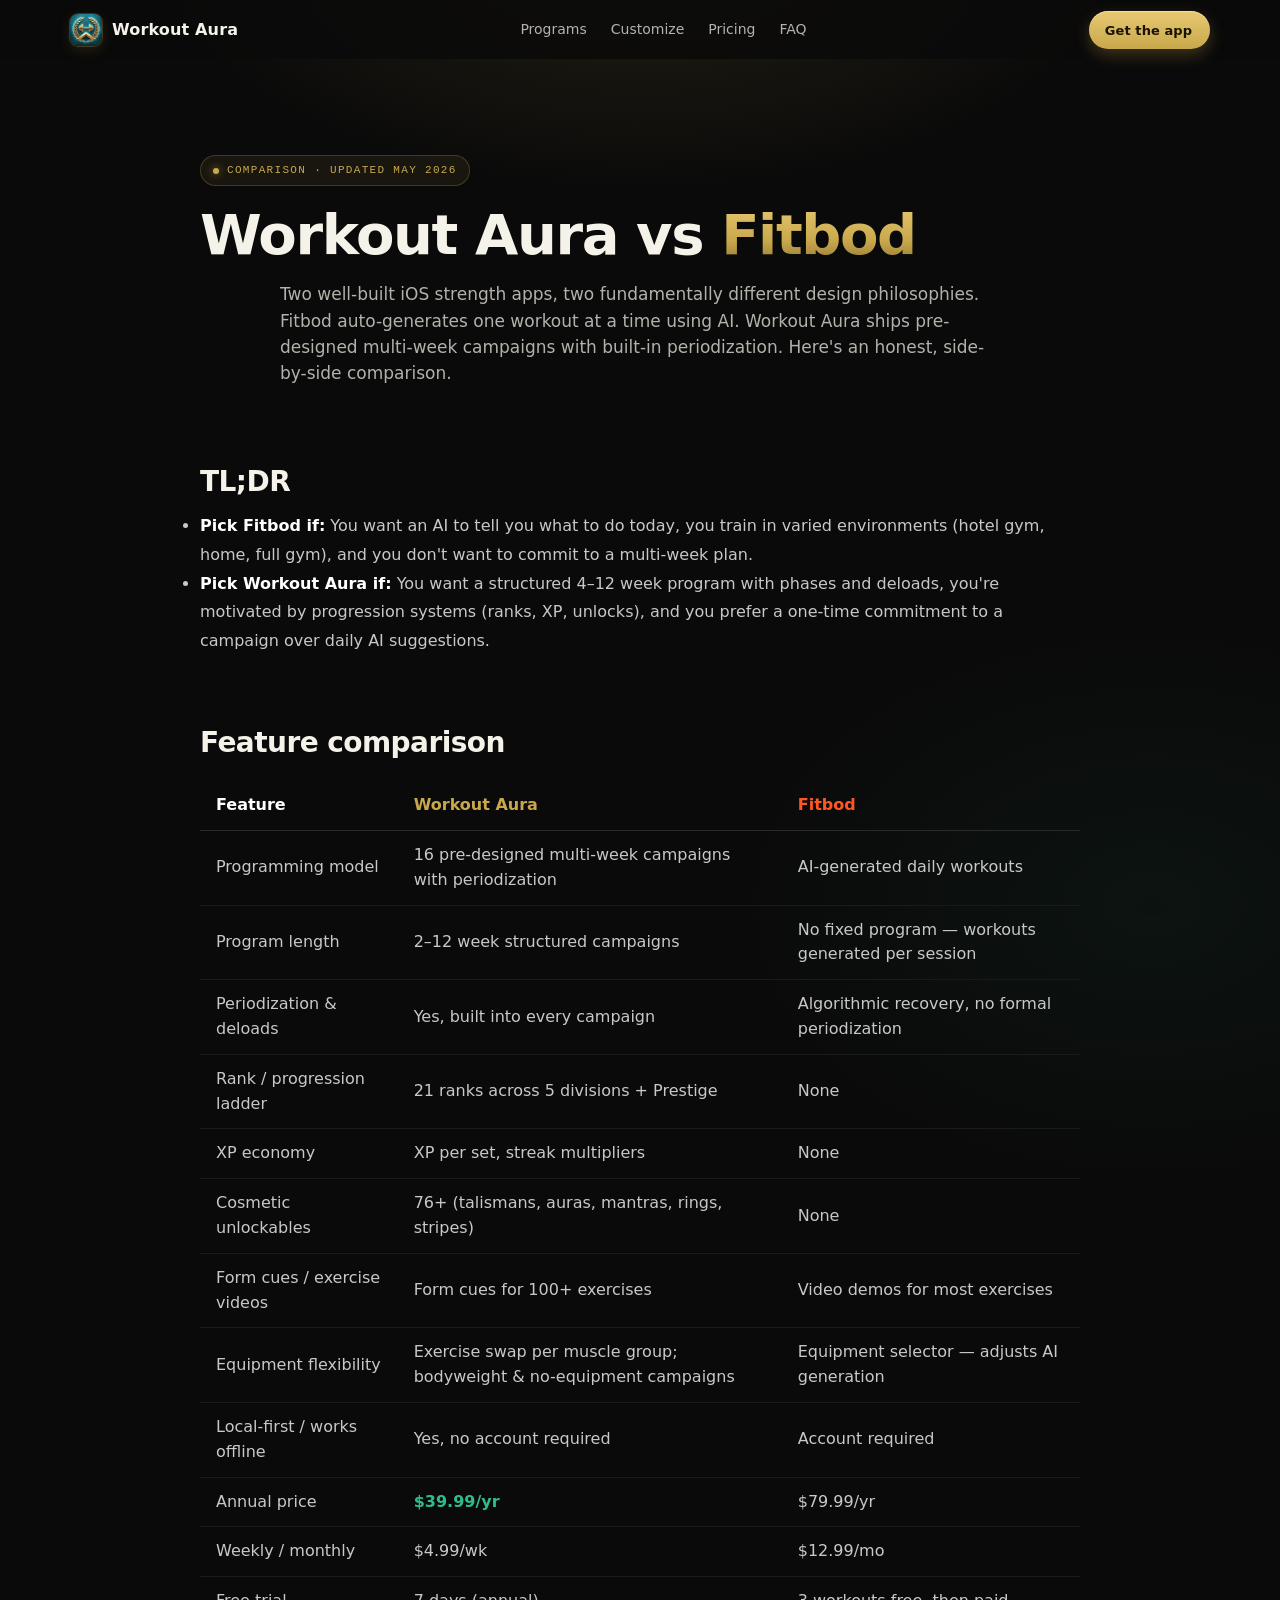
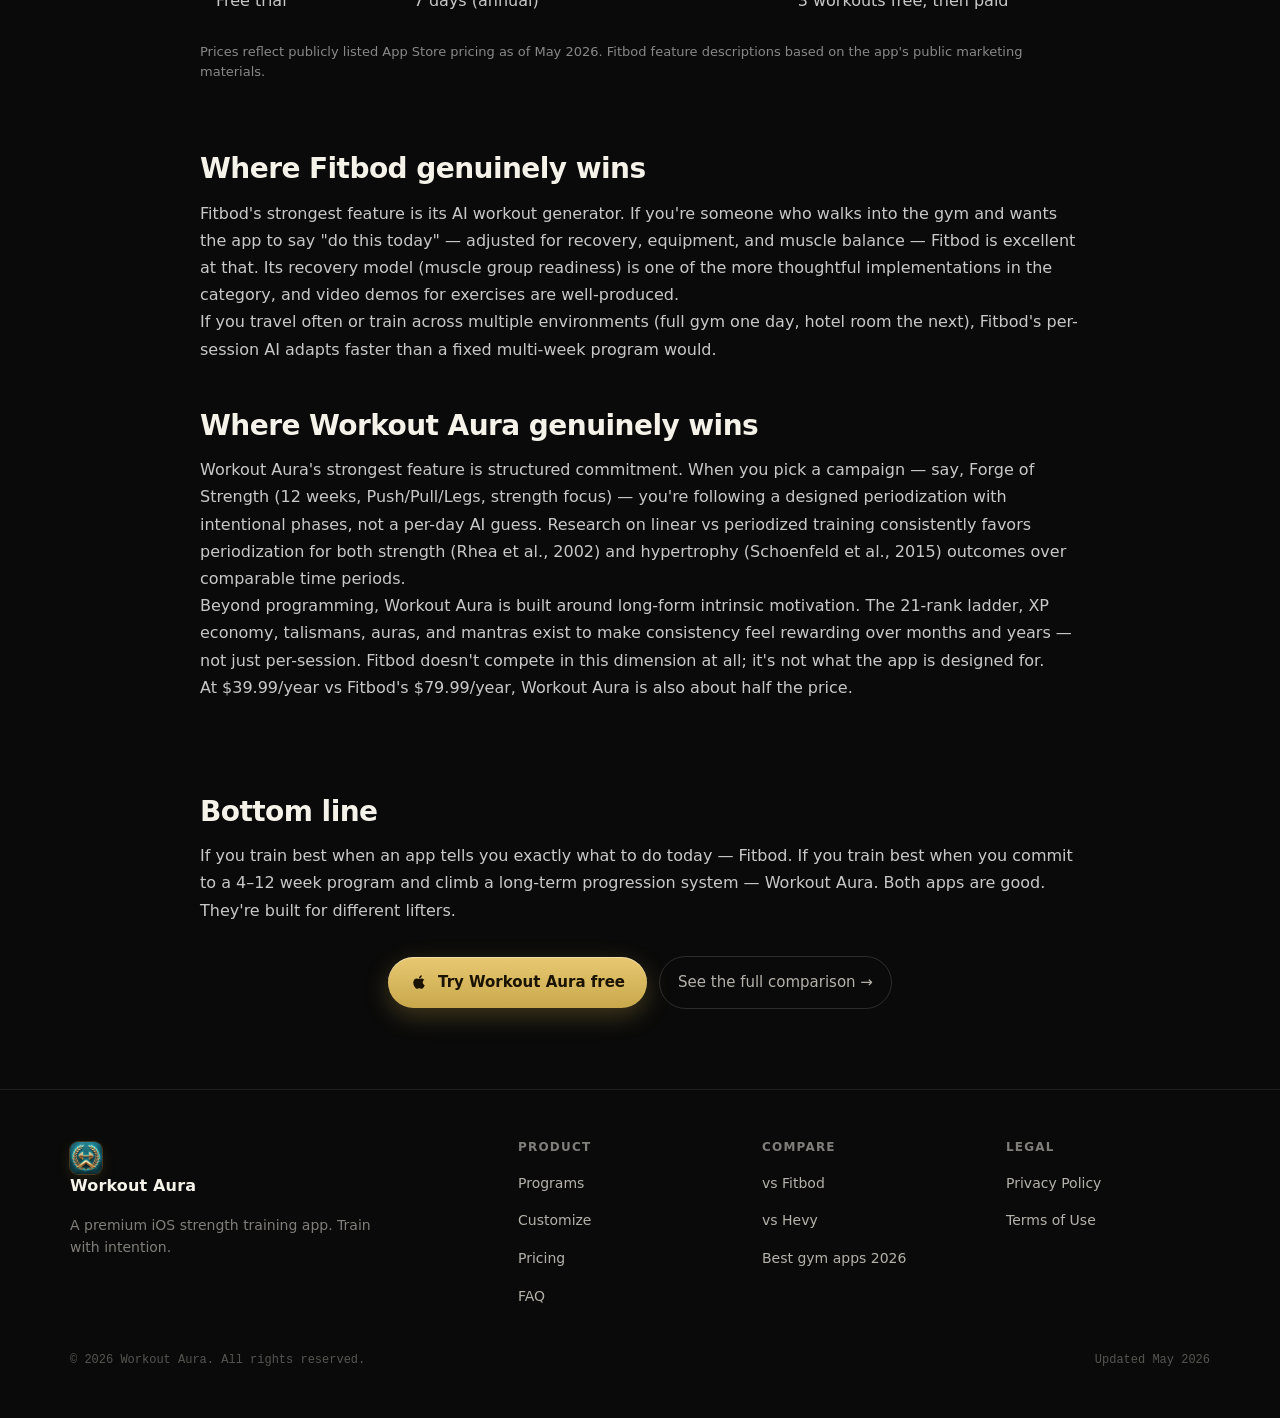
<file: vs-fitbod.html>
<!doctype html>
<html lang="en">
<head>
<meta charset="utf-8" />
<meta name="viewport" content="width=device-width, initial-scale=1, viewport-fit=cover" />
<meta name="theme-color" content="#0a0a0a" />

<title>Workout Aura vs Fitbod — Honest Comparison (2026) | Workout Aura</title>
<meta name="description" content="A factual, side-by-side comparison of Workout Aura and Fitbod. Programming, progression, pricing, privacy, and which lifters each app is built for." />
<link rel="canonical" href="https://myworkoutaura.com/vs-fitbod.html" />

<meta property="og:title" content="Workout Aura vs Fitbod — Honest Comparison" />
<meta property="og:description" content="Pre-designed periodized campaigns vs AI-generated daily workouts. A factual comparison." />
<meta property="og:image" content="https://myworkoutaura.com/assets/share-card.png" />
<meta property="og:url" content="https://myworkoutaura.com/vs-fitbod.html" />
<meta property="og:type" content="article" />

<link rel="icon" type="image/png" sizes="32x32" href="assets/app-icon-32.png" />
<link rel="apple-touch-icon" sizes="180x180" href="assets/app-icon-180.png" />
<link rel="stylesheet" href="style.css" />

<script type="application/ld+json">
{
  "@context": "https://schema.org",
  "@type": "Article",
  "headline": "Workout Aura vs Fitbod — Honest Comparison (2026)",
  "datePublished": "2026-05-21",
  "dateModified": "2026-05-21",
  "author": { "@type": "Organization", "name": "Workout Aura" },
  "publisher": {
    "@type": "Organization",
    "name": "Workout Aura",
    "logo": { "@type": "ImageObject", "url": "https://myworkoutaura.com/assets/app-icon-512.webp" }
  },
  "mainEntityOfPage": "https://myworkoutaura.com/vs-fitbod.html",
  "description": "Side-by-side comparison of Workout Aura and Fitbod across programming, progression, pricing, privacy, and target lifter."
}
</script>

<script type="application/ld+json">
{
  "@context": "https://schema.org",
  "@type": "FAQPage",
  "mainEntity": [
    {
      "@type": "Question",
      "name": "Is Workout Aura cheaper than Fitbod?",
      "acceptedAnswer": { "@type": "Answer", "text": "Yes. Workout Aura is $39.99/year versus Fitbod's $79.99/year — about half the price. Workout Aura's weekly plan is $4.99 versus Fitbod's $12.99/month. Both apps offer a free trial." }
    },
    {
      "@type": "Question",
      "name": "Should I use Workout Aura or Fitbod?",
      "acceptedAnswer": { "@type": "Answer", "text": "Pick Fitbod if you want an AI to generate one workout at a time and don't want to commit to a multi-week program. Pick Workout Aura if you want to follow a structured, periodized 4–12 week campaign with built-in phases, deloads, and a long-term progression ladder." }
    },
    {
      "@type": "Question",
      "name": "Does Fitbod have a gamification or rank system?",
      "acceptedAnswer": { "@type": "Answer", "text": "No. Fitbod focuses on AI-driven workout generation and recovery tracking. It does not have a rank/level system, cosmetic unlocks, or XP economy. Workout Aura has a 21-rank ladder, XP system with streak multipliers, and 76+ cosmetic unlockables." }
    }
  ]
}
</script>
</head>
<body>

<header class="nav" id="nav">
  <div class="wrap nav-inner">
    <a href="/" class="brand" aria-label="Workout Aura — home">
      <div class="brand-mark" aria-hidden="true"></div>
      <span class="brand-name">Workout Aura</span>
    </a>
    <nav class="nav-links" aria-label="Primary">
      <a href="/#campaigns">Programs</a>
      <a href="/#vault">Customize</a>
      <a href="/#pricing">Pricing</a>
      <a href="/#faq">FAQ</a>
    </nav>
    <a href="https://apps.apple.com/us/app/workout-aura-lift-level-up/id6765660104" class="nav-cta" target="_blank" rel="noopener">Get the app</a>
  </div>
</header>

<main id="main">

<section class="hero" style="padding-top: 96px; padding-bottom: 32px;">
  <div class="wrap" style="max-width: 920px;">
    <div class="eyebrow"><span class="dot"></span> Comparison · Updated May 2026</div>
    <h1 class="headline" style="font-size: clamp(36px, 5vw, 56px);">Workout Aura vs <span class="gold">Fitbod</span></h1>
    <p class="sub" style="max-width: 720px;">Two well-built iOS strength apps, two fundamentally different design philosophies. Fitbod auto-generates one workout at a time using AI. Workout Aura ships pre-designed multi-week campaigns with built-in periodization. Here's an honest, side-by-side comparison.</p>
  </div>
</section>

<section style="padding: 16px 0 48px;">
  <div class="wrap" style="max-width: 920px;">
    <h2 class="h2" style="font-size: 28px; margin-bottom: 16px;">TL;DR</h2>
    <ul style="line-height: 1.8; color: #c8c8c8;">
      <li><strong style="color:#fff">Pick Fitbod if:</strong> You want an AI to tell you what to do today, you train in varied environments (hotel gym, home, full gym), and you don't want to commit to a multi-week plan.</li>
      <li><strong style="color:#fff">Pick Workout Aura if:</strong> You want a structured 4–12 week program with phases and deloads, you're motivated by progression systems (ranks, XP, unlocks), and you prefer a one-time commitment to a campaign over daily AI suggestions.</li>
    </ul>
  </div>
</section>

<section style="padding: 24px 0;">
  <div class="wrap" style="max-width: 920px;">
    <h2 class="h2" style="font-size: 28px; margin-bottom: 24px;">Feature comparison</h2>
    <div style="overflow-x: auto; -webkit-overflow-scrolling: touch;">
      <table style="width: 100%; min-width: 640px; border-collapse: collapse; color: #c8c8c8;">
        <thead>
          <tr style="border-bottom: 1px solid #2a2a2a;">
            <th style="text-align: left; padding: 12px 16px; color: #fff;">Feature</th>
            <th style="text-align: left; padding: 12px 16px; color: #C9A84C;">Workout Aura</th>
            <th style="text-align: left; padding: 12px 16px; color: #FF5722;">Fitbod</th>
          </tr>
        </thead>
        <tbody>
          <tr style="border-bottom: 1px solid #1a1a1a;"><td style="padding: 12px 16px;">Programming model</td><td style="padding: 12px 16px;">16 pre-designed multi-week campaigns with periodization</td><td style="padding: 12px 16px;">AI-generated daily workouts</td></tr>
          <tr style="border-bottom: 1px solid #1a1a1a;"><td style="padding: 12px 16px;">Program length</td><td style="padding: 12px 16px;">2–12 week structured campaigns</td><td style="padding: 12px 16px;">No fixed program — workouts generated per session</td></tr>
          <tr style="border-bottom: 1px solid #1a1a1a;"><td style="padding: 12px 16px;">Periodization & deloads</td><td style="padding: 12px 16px;">Yes, built into every campaign</td><td style="padding: 12px 16px;">Algorithmic recovery, no formal periodization</td></tr>
          <tr style="border-bottom: 1px solid #1a1a1a;"><td style="padding: 12px 16px;">Rank / progression ladder</td><td style="padding: 12px 16px;">21 ranks across 5 divisions + Prestige</td><td style="padding: 12px 16px;">None</td></tr>
          <tr style="border-bottom: 1px solid #1a1a1a;"><td style="padding: 12px 16px;">XP economy</td><td style="padding: 12px 16px;">XP per set, streak multipliers</td><td style="padding: 12px 16px;">None</td></tr>
          <tr style="border-bottom: 1px solid #1a1a1a;"><td style="padding: 12px 16px;">Cosmetic unlockables</td><td style="padding: 12px 16px;">76+ (talismans, auras, mantras, rings, stripes)</td><td style="padding: 12px 16px;">None</td></tr>
          <tr style="border-bottom: 1px solid #1a1a1a;"><td style="padding: 12px 16px;">Form cues / exercise videos</td><td style="padding: 12px 16px;">Form cues for 100+ exercises</td><td style="padding: 12px 16px;">Video demos for most exercises</td></tr>
          <tr style="border-bottom: 1px solid #1a1a1a;"><td style="padding: 12px 16px;">Equipment flexibility</td><td style="padding: 12px 16px;">Exercise swap per muscle group; bodyweight & no-equipment campaigns</td><td style="padding: 12px 16px;">Equipment selector — adjusts AI generation</td></tr>
          <tr style="border-bottom: 1px solid #1a1a1a;"><td style="padding: 12px 16px;">Local-first / works offline</td><td style="padding: 12px 16px;">Yes, no account required</td><td style="padding: 12px 16px;">Account required</td></tr>
          <tr style="border-bottom: 1px solid #1a1a1a;"><td style="padding: 12px 16px;">Annual price</td><td style="padding: 12px 16px;"><strong style="color:#2DBD8C">$39.99/yr</strong></td><td style="padding: 12px 16px;">$79.99/yr</td></tr>
          <tr style="border-bottom: 1px solid #1a1a1a;"><td style="padding: 12px 16px;">Weekly / monthly</td><td style="padding: 12px 16px;">$4.99/wk</td><td style="padding: 12px 16px;">$12.99/mo</td></tr>
          <tr><td style="padding: 12px 16px;">Free trial</td><td style="padding: 12px 16px;">7 days (annual)</td><td style="padding: 12px 16px;">3 workouts free, then paid</td></tr>
        </tbody>
      </table>
    </div>
    <p style="margin-top: 16px; font-size: 13px; color: #888;">Prices reflect publicly listed App Store pricing as of May 2026. Fitbod feature descriptions based on the app's public marketing materials.</p>
  </div>
</section>

<section style="padding: 48px 0;">
  <div class="wrap" style="max-width: 920px;">
    <h2 class="h2" style="font-size: 28px; margin-bottom: 16px;">Where Fitbod genuinely wins</h2>
    <p style="color: #c8c8c8; line-height: 1.7;">Fitbod's strongest feature is its AI workout generator. If you're someone who walks into the gym and wants the app to say "do this today" — adjusted for recovery, equipment, and muscle balance — Fitbod is excellent at that. Its recovery model (muscle group readiness) is one of the more thoughtful implementations in the category, and video demos for exercises are well-produced.</p>
    <p style="color: #c8c8c8; line-height: 1.7;">If you travel often or train across multiple environments (full gym one day, hotel room the next), Fitbod's per-session AI adapts faster than a fixed multi-week program would.</p>
  </div>
</section>

<section style="padding: 0 0 48px;">
  <div class="wrap" style="max-width: 920px;">
    <h2 class="h2" style="font-size: 28px; margin-bottom: 16px;">Where Workout Aura genuinely wins</h2>
    <p style="color: #c8c8c8; line-height: 1.7;">Workout Aura's strongest feature is structured commitment. When you pick a campaign — say, Forge of Strength (12 weeks, Push/Pull/Legs, strength focus) — you're following a designed periodization with intentional phases, not a per-day AI guess. Research on linear vs periodized training consistently favors periodization for both strength (Rhea et al., 2002) and hypertrophy (Schoenfeld et al., 2015) outcomes over comparable time periods.</p>
    <p style="color: #c8c8c8; line-height: 1.7;">Beyond programming, Workout Aura is built around long-form intrinsic motivation. The 21-rank ladder, XP economy, talismans, auras, and mantras exist to make consistency feel rewarding over months and years — not just per-session. Fitbod doesn't compete in this dimension at all; it's not what the app is designed for.</p>
    <p style="color: #c8c8c8; line-height: 1.7;">At $39.99/year vs Fitbod's $79.99/year, Workout Aura is also about half the price.</p>
  </div>
</section>

<section style="padding: 48px 0;">
  <div class="wrap" style="max-width: 920px;">
    <h2 class="h2" style="font-size: 28px; margin-bottom: 16px;">Bottom line</h2>
    <p style="color: #c8c8c8; line-height: 1.7;">If you train best when an app tells you exactly what to do today — Fitbod. If you train best when you commit to a 4–12 week program and climb a long-term progression system — Workout Aura. Both apps are good. They're built for different lifters.</p>
    <div class="cta-row" style="margin-top: 32px;">
      <a href="https://apps.apple.com/us/app/workout-aura-lift-level-up/id6765660104" class="btn-primary" target="_blank" rel="noopener">
        <svg width="18" height="18" viewBox="0 0 24 24" fill="currentColor" aria-hidden="true"><path d="M17.05 20.28c-.98.95-2.05.8-3.08.35-1.09-.46-2.09-.48-3.24 0-1.44.62-2.2.44-3.06-.35C2.79 15.25 3.51 7.59 9.05 7.31c1.35.07 2.29.74 3.08.8 1.18-.24 2.31-.93 3.57-.84 1.51.12 2.65.72 3.4 1.8-3.12 1.87-2.38 5.98.48 7.13-.57 1.5-1.31 2.99-2.53 4.08zM12.03 7.25c-.15-2.23 1.66-4.07 3.74-4.25.29 2.58-2.34 4.5-3.74 4.25z"/></svg>
        Try Workout Aura free
      </a>
      <a href="/#vs" class="btn-ghost">See the full comparison →</a>
    </div>
  </div>
</section>

</main>

<footer>
  <div class="wrap">
    <div class="foot-grid">
      <div class="foot-brand">
        <a href="/" class="brand">
          <div class="brand-mark" aria-hidden="true"></div>
          <span class="brand-name">Workout Aura</span>
        </a>
        <p class="foot-tag">A premium iOS strength training app. Train with intention.</p>
      </div>
      <div>
        <h3 class="foot-h">Product</h3>
        <ul>
          <li><a href="/#campaigns">Programs</a></li>
          <li><a href="/#vault">Customize</a></li>
          <li><a href="/#pricing">Pricing</a></li>
          <li><a href="/#faq">FAQ</a></li>
        </ul>
      </div>
      <div>
        <h3 class="foot-h">Compare</h3>
        <ul>
          <li><a href="vs-fitbod.html">vs Fitbod</a></li>
          <li><a href="vs-hevy.html">vs Hevy</a></li>
          <li><a href="best-gym-apps-2026.html">Best gym apps 2026</a></li>
        </ul>
      </div>
      <div>
        <h3 class="foot-h">Legal</h3>
        <ul>
          <li><a href="privacy.html">Privacy Policy</a></li>
          <li><a href="terms.html">Terms of Use</a></li>
        </ul>
      </div>
    </div>
    <div class="foot-low">
      <span>© 2026 Workout Aura. All rights reserved.</span>
      <span>Updated May 2026</span>
    </div>
  </div>
</footer>

</body>
</html>
</file>
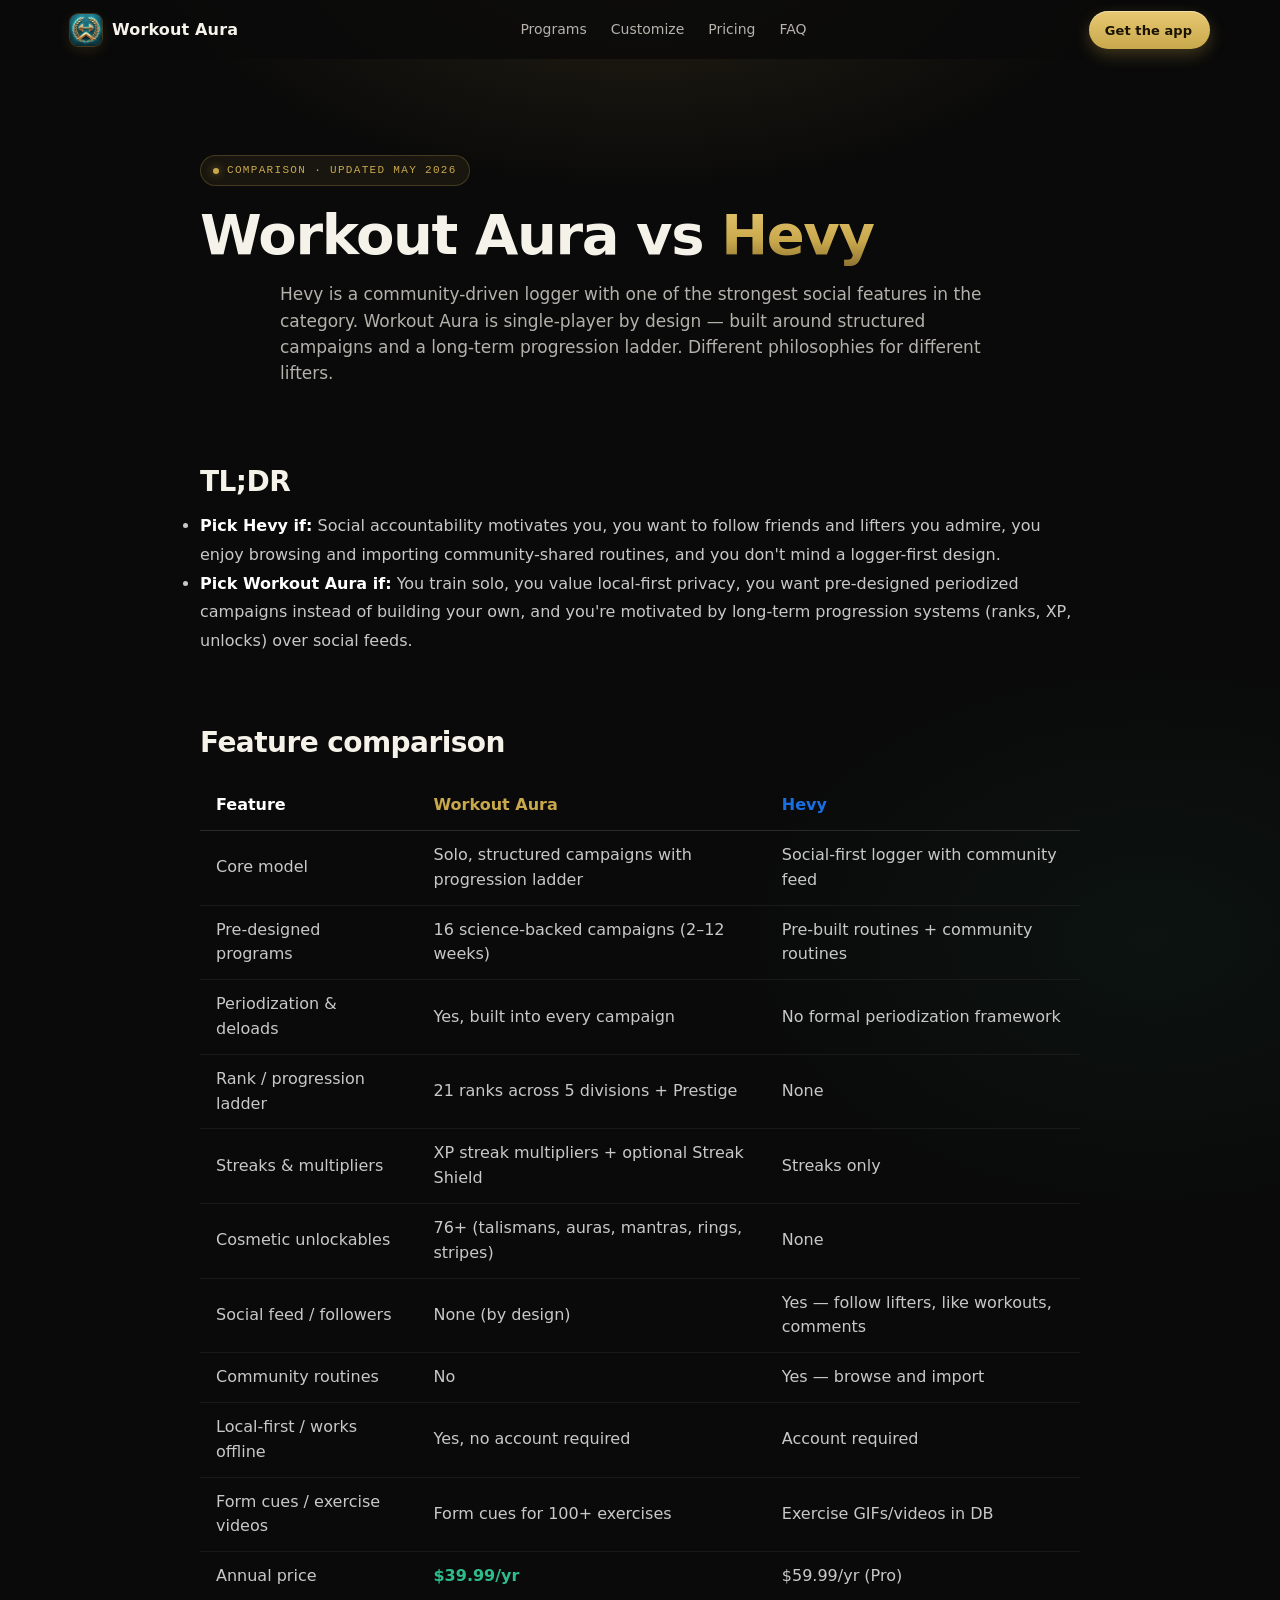
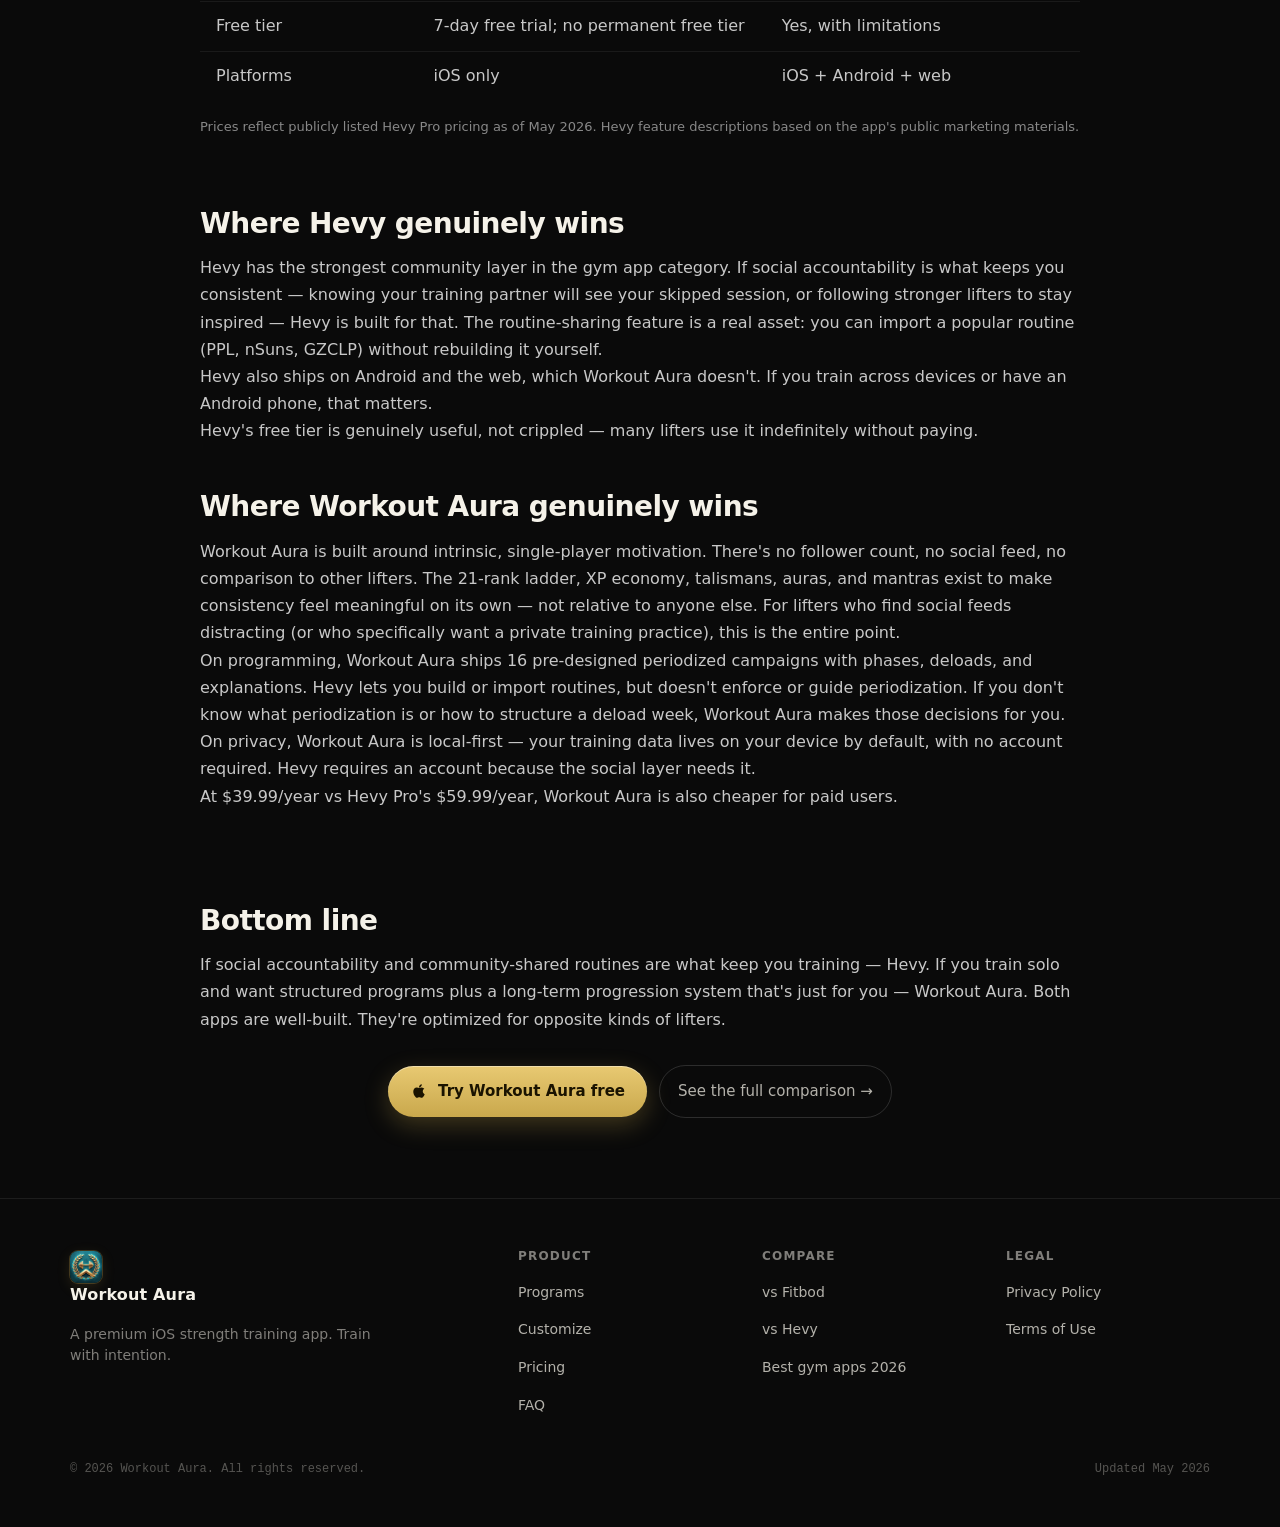
<file: vs-hevy.html>
<!doctype html>
<html lang="en">
<head>
<meta charset="utf-8" />
<meta name="viewport" content="width=device-width, initial-scale=1, viewport-fit=cover" />
<meta name="theme-color" content="#0a0a0a" />

<title>Workout Aura vs Hevy — Honest Comparison (2026) | Workout Aura</title>
<meta name="description" content="A factual, side-by-side comparison of Workout Aura and Hevy. Solo vs social, programming, progression, pricing, and which lifters each app is built for." />
<link rel="canonical" href="https://myworkoutaura.com/vs-hevy.html" />

<meta property="og:title" content="Workout Aura vs Hevy — Honest Comparison" />
<meta property="og:description" content="Solo, structured campaigns vs community-driven logging. A factual comparison." />
<meta property="og:image" content="https://myworkoutaura.com/assets/share-card.png" />
<meta property="og:url" content="https://myworkoutaura.com/vs-hevy.html" />
<meta property="og:type" content="article" />

<link rel="icon" type="image/png" sizes="32x32" href="assets/app-icon-32.png" />
<link rel="apple-touch-icon" sizes="180x180" href="assets/app-icon-180.png" />
<link rel="stylesheet" href="style.css" />

<script type="application/ld+json">
{
  "@context": "https://schema.org",
  "@type": "Article",
  "headline": "Workout Aura vs Hevy — Honest Comparison (2026)",
  "datePublished": "2026-05-21",
  "dateModified": "2026-05-21",
  "author": { "@type": "Organization", "name": "Workout Aura" },
  "publisher": {
    "@type": "Organization",
    "name": "Workout Aura",
    "logo": { "@type": "ImageObject", "url": "https://myworkoutaura.com/assets/app-icon-512.webp" }
  },
  "mainEntityOfPage": "https://myworkoutaura.com/vs-hevy.html",
  "description": "Side-by-side comparison of Workout Aura and Hevy across social features, programming, progression, pricing, and target lifter."
}
</script>

<script type="application/ld+json">
{
  "@context": "https://schema.org",
  "@type": "FAQPage",
  "mainEntity": [
    {
      "@type": "Question",
      "name": "Is Workout Aura cheaper than Hevy?",
      "acceptedAnswer": { "@type": "Answer", "text": "Yes. Workout Aura is $39.99/year versus Hevy Pro at $59.99/year. Hevy has a free tier with limited features; Workout Aura's free trial gives full app access for 7 days." }
    },
    {
      "@type": "Question",
      "name": "Should I use Workout Aura or Hevy?",
      "acceptedAnswer": { "@type": "Answer", "text": "Pick Hevy if you train better with social accountability — sharing workouts, following friends, browsing community routines. Pick Workout Aura if you train solo, prefer local-first privacy, and want a long-term progression ladder with structured campaigns instead of social features." }
    },
    {
      "@type": "Question",
      "name": "Does Hevy have campaigns or periodized programs?",
      "acceptedAnswer": { "@type": "Answer", "text": "Hevy lets users create and share their own routines, and ships some pre-built routines. It does not include built-in periodization, phases, or deloads. Workout Aura ships 16 science-backed campaigns with formal periodization, phase explanations, and deload weeks structured in." }
    }
  ]
}
</script>
</head>
<body>

<header class="nav" id="nav">
  <div class="wrap nav-inner">
    <a href="/" class="brand" aria-label="Workout Aura — home">
      <div class="brand-mark" aria-hidden="true"></div>
      <span class="brand-name">Workout Aura</span>
    </a>
    <nav class="nav-links" aria-label="Primary">
      <a href="/#campaigns">Programs</a>
      <a href="/#vault">Customize</a>
      <a href="/#pricing">Pricing</a>
      <a href="/#faq">FAQ</a>
    </nav>
    <a href="https://apps.apple.com/us/app/workout-aura-lift-level-up/id6765660104" class="nav-cta" target="_blank" rel="noopener">Get the app</a>
  </div>
</header>

<main id="main">

<section class="hero" style="padding-top: 96px; padding-bottom: 32px;">
  <div class="wrap" style="max-width: 920px;">
    <div class="eyebrow"><span class="dot"></span> Comparison · Updated May 2026</div>
    <h1 class="headline" style="font-size: clamp(36px, 5vw, 56px);">Workout Aura vs <span class="gold">Hevy</span></h1>
    <p class="sub" style="max-width: 720px;">Hevy is a community-driven logger with one of the strongest social features in the category. Workout Aura is single-player by design — built around structured campaigns and a long-term progression ladder. Different philosophies for different lifters.</p>
  </div>
</section>

<section style="padding: 16px 0 48px;">
  <div class="wrap" style="max-width: 920px;">
    <h2 class="h2" style="font-size: 28px; margin-bottom: 16px;">TL;DR</h2>
    <ul style="line-height: 1.8; color: #c8c8c8;">
      <li><strong style="color:#fff">Pick Hevy if:</strong> Social accountability motivates you, you want to follow friends and lifters you admire, you enjoy browsing and importing community-shared routines, and you don't mind a logger-first design.</li>
      <li><strong style="color:#fff">Pick Workout Aura if:</strong> You train solo, you value local-first privacy, you want pre-designed periodized campaigns instead of building your own, and you're motivated by long-term progression systems (ranks, XP, unlocks) over social feeds.</li>
    </ul>
  </div>
</section>

<section style="padding: 24px 0;">
  <div class="wrap" style="max-width: 920px;">
    <h2 class="h2" style="font-size: 28px; margin-bottom: 24px;">Feature comparison</h2>
    <div style="overflow-x: auto; -webkit-overflow-scrolling: touch;">
      <table style="width: 100%; min-width: 640px; border-collapse: collapse; color: #c8c8c8;">
        <thead>
          <tr style="border-bottom: 1px solid #2a2a2a;">
            <th style="text-align: left; padding: 12px 16px; color: #fff;">Feature</th>
            <th style="text-align: left; padding: 12px 16px; color: #C9A84C;">Workout Aura</th>
            <th style="text-align: left; padding: 12px 16px; color: #1A6FE0;">Hevy</th>
          </tr>
        </thead>
        <tbody>
          <tr style="border-bottom: 1px solid #1a1a1a;"><td style="padding: 12px 16px;">Core model</td><td style="padding: 12px 16px;">Solo, structured campaigns with progression ladder</td><td style="padding: 12px 16px;">Social-first logger with community feed</td></tr>
          <tr style="border-bottom: 1px solid #1a1a1a;"><td style="padding: 12px 16px;">Pre-designed programs</td><td style="padding: 12px 16px;">16 science-backed campaigns (2–12 weeks)</td><td style="padding: 12px 16px;">Pre-built routines + community routines</td></tr>
          <tr style="border-bottom: 1px solid #1a1a1a;"><td style="padding: 12px 16px;">Periodization & deloads</td><td style="padding: 12px 16px;">Yes, built into every campaign</td><td style="padding: 12px 16px;">No formal periodization framework</td></tr>
          <tr style="border-bottom: 1px solid #1a1a1a;"><td style="padding: 12px 16px;">Rank / progression ladder</td><td style="padding: 12px 16px;">21 ranks across 5 divisions + Prestige</td><td style="padding: 12px 16px;">None</td></tr>
          <tr style="border-bottom: 1px solid #1a1a1a;"><td style="padding: 12px 16px;">Streaks & multipliers</td><td style="padding: 12px 16px;">XP streak multipliers + optional Streak Shield</td><td style="padding: 12px 16px;">Streaks only</td></tr>
          <tr style="border-bottom: 1px solid #1a1a1a;"><td style="padding: 12px 16px;">Cosmetic unlockables</td><td style="padding: 12px 16px;">76+ (talismans, auras, mantras, rings, stripes)</td><td style="padding: 12px 16px;">None</td></tr>
          <tr style="border-bottom: 1px solid #1a1a1a;"><td style="padding: 12px 16px;">Social feed / followers</td><td style="padding: 12px 16px;">None (by design)</td><td style="padding: 12px 16px;">Yes — follow lifters, like workouts, comments</td></tr>
          <tr style="border-bottom: 1px solid #1a1a1a;"><td style="padding: 12px 16px;">Community routines</td><td style="padding: 12px 16px;">No</td><td style="padding: 12px 16px;">Yes — browse and import</td></tr>
          <tr style="border-bottom: 1px solid #1a1a1a;"><td style="padding: 12px 16px;">Local-first / works offline</td><td style="padding: 12px 16px;">Yes, no account required</td><td style="padding: 12px 16px;">Account required</td></tr>
          <tr style="border-bottom: 1px solid #1a1a1a;"><td style="padding: 12px 16px;">Form cues / exercise videos</td><td style="padding: 12px 16px;">Form cues for 100+ exercises</td><td style="padding: 12px 16px;">Exercise GIFs/videos in DB</td></tr>
          <tr style="border-bottom: 1px solid #1a1a1a;"><td style="padding: 12px 16px;">Annual price</td><td style="padding: 12px 16px;"><strong style="color:#2DBD8C">$39.99/yr</strong></td><td style="padding: 12px 16px;">$59.99/yr (Pro)</td></tr>
          <tr style="border-bottom: 1px solid #1a1a1a;"><td style="padding: 12px 16px;">Free tier</td><td style="padding: 12px 16px;">7-day free trial; no permanent free tier</td><td style="padding: 12px 16px;">Yes, with limitations</td></tr>
          <tr><td style="padding: 12px 16px;">Platforms</td><td style="padding: 12px 16px;">iOS only</td><td style="padding: 12px 16px;">iOS + Android + web</td></tr>
        </tbody>
      </table>
    </div>
    <p style="margin-top: 16px; font-size: 13px; color: #888;">Prices reflect publicly listed Hevy Pro pricing as of May 2026. Hevy feature descriptions based on the app's public marketing materials.</p>
  </div>
</section>

<section style="padding: 48px 0;">
  <div class="wrap" style="max-width: 920px;">
    <h2 class="h2" style="font-size: 28px; margin-bottom: 16px;">Where Hevy genuinely wins</h2>
    <p style="color: #c8c8c8; line-height: 1.7;">Hevy has the strongest community layer in the gym app category. If social accountability is what keeps you consistent — knowing your training partner will see your skipped session, or following stronger lifters to stay inspired — Hevy is built for that. The routine-sharing feature is a real asset: you can import a popular routine (PPL, nSuns, GZCLP) without rebuilding it yourself.</p>
    <p style="color: #c8c8c8; line-height: 1.7;">Hevy also ships on Android and the web, which Workout Aura doesn't. If you train across devices or have an Android phone, that matters.</p>
    <p style="color: #c8c8c8; line-height: 1.7;">Hevy's free tier is genuinely useful, not crippled — many lifters use it indefinitely without paying.</p>
  </div>
</section>

<section style="padding: 0 0 48px;">
  <div class="wrap" style="max-width: 920px;">
    <h2 class="h2" style="font-size: 28px; margin-bottom: 16px;">Where Workout Aura genuinely wins</h2>
    <p style="color: #c8c8c8; line-height: 1.7;">Workout Aura is built around intrinsic, single-player motivation. There's no follower count, no social feed, no comparison to other lifters. The 21-rank ladder, XP economy, talismans, auras, and mantras exist to make consistency feel meaningful on its own — not relative to anyone else. For lifters who find social feeds distracting (or who specifically want a private training practice), this is the entire point.</p>
    <p style="color: #c8c8c8; line-height: 1.7;">On programming, Workout Aura ships 16 pre-designed periodized campaigns with phases, deloads, and explanations. Hevy lets you build or import routines, but doesn't enforce or guide periodization. If you don't know what periodization is or how to structure a deload week, Workout Aura makes those decisions for you.</p>
    <p style="color: #c8c8c8; line-height: 1.7;">On privacy, Workout Aura is local-first — your training data lives on your device by default, with no account required. Hevy requires an account because the social layer needs it.</p>
    <p style="color: #c8c8c8; line-height: 1.7;">At $39.99/year vs Hevy Pro's $59.99/year, Workout Aura is also cheaper for paid users.</p>
  </div>
</section>

<section style="padding: 48px 0;">
  <div class="wrap" style="max-width: 920px;">
    <h2 class="h2" style="font-size: 28px; margin-bottom: 16px;">Bottom line</h2>
    <p style="color: #c8c8c8; line-height: 1.7;">If social accountability and community-shared routines are what keep you training — Hevy. If you train solo and want structured programs plus a long-term progression system that's just for you — Workout Aura. Both apps are well-built. They're optimized for opposite kinds of lifters.</p>
    <div class="cta-row" style="margin-top: 32px;">
      <a href="https://apps.apple.com/us/app/workout-aura-lift-level-up/id6765660104" class="btn-primary" target="_blank" rel="noopener">
        <svg width="18" height="18" viewBox="0 0 24 24" fill="currentColor" aria-hidden="true"><path d="M17.05 20.28c-.98.95-2.05.8-3.08.35-1.09-.46-2.09-.48-3.24 0-1.44.62-2.2.44-3.06-.35C2.79 15.25 3.51 7.59 9.05 7.31c1.35.07 2.29.74 3.08.8 1.18-.24 2.31-.93 3.57-.84 1.51.12 2.65.72 3.4 1.8-3.12 1.87-2.38 5.98.48 7.13-.57 1.5-1.31 2.99-2.53 4.08zM12.03 7.25c-.15-2.23 1.66-4.07 3.74-4.25.29 2.58-2.34 4.5-3.74 4.25z"/></svg>
        Try Workout Aura free
      </a>
      <a href="/#vs" class="btn-ghost">See the full comparison →</a>
    </div>
  </div>
</section>

</main>

<footer>
  <div class="wrap">
    <div class="foot-grid">
      <div class="foot-brand">
        <a href="/" class="brand">
          <div class="brand-mark" aria-hidden="true"></div>
          <span class="brand-name">Workout Aura</span>
        </a>
        <p class="foot-tag">A premium iOS strength training app. Train with intention.</p>
      </div>
      <div>
        <h3 class="foot-h">Product</h3>
        <ul>
          <li><a href="/#campaigns">Programs</a></li>
          <li><a href="/#vault">Customize</a></li>
          <li><a href="/#pricing">Pricing</a></li>
          <li><a href="/#faq">FAQ</a></li>
        </ul>
      </div>
      <div>
        <h3 class="foot-h">Compare</h3>
        <ul>
          <li><a href="vs-fitbod.html">vs Fitbod</a></li>
          <li><a href="vs-hevy.html">vs Hevy</a></li>
          <li><a href="best-gym-apps-2026.html">Best gym apps 2026</a></li>
        </ul>
      </div>
      <div>
        <h3 class="foot-h">Legal</h3>
        <ul>
          <li><a href="privacy.html">Privacy Policy</a></li>
          <li><a href="terms.html">Terms of Use</a></li>
        </ul>
      </div>
    </div>
    <div class="foot-low">
      <span>© 2026 Workout Aura. All rights reserved.</span>
      <span>Updated May 2026</span>
    </div>
  </div>
</footer>

</body>
</html>
</file>
<file: style.css>
/* Workout Aura — marketing site (mobile-first)
   Brand tokens mirror src/App.jsx
   Gold #C9A84C • Green #2DBD8C • Orange #FF9030 • BG #0a0a0a */

:root {
  --bg: #0a0a0a;
  --bg-1: #111111;
  --bg-2: #161616;
  --bg-3: #1a1a1a;
  --line: rgba(255, 255, 255, 0.08);
  --line-strong: rgba(255, 255, 255, 0.14);
  --gold: #C9A84C;
  --gold-soft: #E8C972;
  --gold-deep: #8C7330;
  --green: #2DBD8C;
  --orange: #FF9030;
  --text: #F5F2E9;
  --text-2: rgba(245, 242, 233, 0.72);
  --text-3: rgba(245, 242, 233, 0.5);
  --text-4: rgba(245, 242, 233, 0.32);
  --G: -apple-system, 'SF Pro Display', 'Helvetica Neue', system-ui, sans-serif;
  --T: -apple-system, 'SF Pro Text', 'Helvetica Neue', system-ui, sans-serif;
  --M: 'SF Mono', 'Menlo', ui-monospace, monospace;
  --r-sm: 8px;
  --r-md: 14px;
  --r-lg: 20px;
  --r-xl: 28px;
  --tap: 44px; /* iOS minimum tap target */
  --safe-bottom: env(safe-area-inset-bottom, 0px);
}

* { box-sizing: border-box; margin: 0; padding: 0; -webkit-tap-highlight-color: transparent; }

html { -webkit-text-size-adjust: 100%; scroll-behavior: smooth; }
html, body {
  background: var(--bg);
  color: var(--text);
  font-family: var(--T);
  font-size: 16px;
  line-height: 1.55;
  -webkit-font-smoothing: antialiased;
  -moz-osx-font-smoothing: grayscale;
  overflow-x: hidden;
}
body {
  min-height: 100vh;
  background:
    radial-gradient(ellipse 800px 400px at 50% -50px, rgba(201, 168, 76, 0.14), transparent 60%),
    radial-gradient(ellipse 600px 400px at 90% 30%, rgba(45, 189, 140, 0.05), transparent 70%),
    var(--bg);
}

a { color: inherit; text-decoration: none; }
img, video { display: block; max-width: 100%; }
button { font: inherit; cursor: pointer; border: 0; background: 0; color: inherit; }

.wrap { width: 100%; max-width: 1180px; margin: 0 auto; padding: 0 20px; }

/* ─── Top Nav ────────────────────────────────────── */
.nav {
  position: sticky; top: 0; z-index: 50;
  padding: 8px 0 6px;
  padding-top: calc(8px + env(safe-area-inset-top, 0px));
  background: rgba(10, 10, 10, 0.85);
  border-bottom: 1px solid transparent;
  transition: border-color 0.3s ease, background 0.3s ease;
}
.nav.scrolled {
  border-color: var(--line);
  background: rgba(10, 10, 10, 0.94);
}
.nav-inner { display: flex; align-items: center; justify-content: space-between; gap: 16px; }
.brand { display: flex; align-items: center; gap: 10px; min-height: var(--tap); }
.brand-mark {
  width: 32px; height: 32px; border-radius: 8px;
  background-image: url('assets/app-icon-180.png');
  background-size: cover;
  box-shadow: 0 0 0 1px rgba(201, 168, 76, 0.25), 0 4px 14px rgba(201, 168, 76, 0.15);
}
.brand-name {
  font-family: var(--G); font-weight: 700; font-size: 16px;
  letter-spacing: 0.01em; color: var(--text);
}
.nav-links { display: flex; align-items: center; gap: 24px; }
.nav-links a {
  font-size: 14px; color: var(--text-2);
  transition: color 0.2s ease;
  padding: 10px 0;
}
.nav-links a:hover { color: var(--text); }
.nav-cta {
  padding: 11px 18px 11px 16px;
  border-radius: 999px;
  font-size: 13px;
  font-weight: 600;
  line-height: 1;
  background: linear-gradient(180deg, var(--gold-soft), var(--gold));
  color: #1a1300;
  min-height: 38px;
  display: inline-flex; align-items: center; justify-content: center;
  gap: 7px;
  letter-spacing: 0.005em;
  box-shadow: 0 6px 16px rgba(201, 168, 76, 0.28), inset 0 1px 0 rgba(255,255,255,0.4);
  white-space: nowrap;
  transition: transform 0.15s ease, box-shadow 0.2s ease;
}
.nav-cta:hover { transform: translateY(-1px); box-shadow: 0 8px 22px rgba(201, 168, 76, 0.4), inset 0 1px 0 rgba(255,255,255,0.4); }
.nav-cta svg { flex: 0 0 auto; display: block; width: 12px; height: 12px; }
@media (max-width: 760px) {
  .nav-links a:not(.nav-cta) { display: none; }
}

/* ─── Sticky bottom CTA (mobile) ──────────────────── */
.sticky-cta {
  position: fixed;
  left: 16px; right: 16px;
  bottom: calc(16px + var(--safe-bottom));
  z-index: 60;
  pointer-events: none;
  opacity: 0;
  transform: translateY(20px);
  transition: opacity 0.4s ease, transform 0.4s ease;
}
.sticky-cta.show {
  opacity: 1; transform: none; pointer-events: auto;
}
.sticky-cta a {
  display: flex; align-items: center; justify-content: center; gap: 10px;
  width: 100%;
  padding: 16px 20px;
  border-radius: 999px;
  font-family: var(--G);
  font-weight: 600; font-size: 16px;
  background: linear-gradient(180deg, var(--gold-soft), var(--gold));
  color: #1a1300;
  box-shadow: 0 12px 28px rgba(0,0,0,0.55), 0 6px 18px rgba(201, 168, 76, 0.32), inset 0 1px 0 rgba(255,255,255,0.4);
  min-height: 56px;
}
@media (min-width: 901px) { .sticky-cta { display: none; } }

/* ─── Hero ───────────────────────────────────────── */
.hero {
  position: relative;
  padding: 12px 0 24px;
  overflow: hidden;
}
.hero-grid {
  display: flex; flex-direction: column;
  gap: 40px;
  align-items: center;
  text-align: center;
}
.eyebrow {
  display: inline-flex; align-items: center; gap: 8px;
  padding: 6px 12px;
  border-radius: 999px;
  background: rgba(201, 168, 76, 0.08);
  border: 1px solid rgba(201, 168, 76, 0.25);
  color: var(--gold);
  font-family: var(--M);
  font-size: 11px;
  letter-spacing: 0.12em;
  text-transform: uppercase;
  font-weight: 500;
  margin-bottom: 20px;
}
.eyebrow .dot {
  width: 6px; height: 6px; border-radius: 50%;
  background: var(--gold);
  box-shadow: 0 0 8px rgba(201, 168, 76, 0.7);
  animation: pulse 2.4s ease-in-out infinite;
}
@keyframes pulse { 0%,100% { opacity: 1; } 50% { opacity: 0.45; } }

h1.headline {
  font-family: var(--G);
  font-size: clamp(40px, 11vw, 76px);
  line-height: 1.02;
  letter-spacing: -0.025em;
  font-weight: 700;
  margin-bottom: 18px;
}
h1.headline .gold {
  background: linear-gradient(180deg, var(--gold-soft), var(--gold) 60%, var(--gold-deep));
  -webkit-background-clip: text;
  background-clip: text;
  -webkit-text-fill-color: transparent;
}
.sub {
  font-size: 17px;
  color: var(--text-2);
  max-width: 560px;
  margin: 0 auto 30px;
}
.cta-row { display: flex; align-items: center; justify-content: center; gap: 12px; flex-wrap: wrap; }
.btn-primary {
  display: inline-flex; align-items: center; gap: 10px;
  padding: 14px 22px;
  border-radius: 999px;
  font-weight: 600;
  font-size: 15px;
  background: linear-gradient(180deg, var(--gold-soft), var(--gold));
  color: #1a1300;
  box-shadow: 0 8px 24px rgba(201, 168, 76, 0.28), inset 0 1px 0 rgba(255, 255, 255, 0.4);
  transition: transform 0.15s ease, box-shadow 0.2s ease;
  min-height: var(--tap);
}
.btn-primary:active { transform: translateY(1px); }

.btn-ghost {
  display: inline-flex; align-items: center; gap: 8px;
  padding: 14px 18px;
  border-radius: 999px;
  font-weight: 500;
  font-size: 15px;
  color: var(--text-2);
  border: 1px solid var(--line-strong);
  min-height: var(--tap);
}

/* Hero — phone mockup */
.hero-mockup {
  position: relative;
  display: flex;
  justify-content: center;
  align-items: center;
  width: 100%;
}
.hero-mockup::before {
  content: '';
  position: absolute;
  inset: -10% -20%;
  background: radial-gradient(ellipse 70% 60% at 50% 40%, rgba(201, 168, 76, 0.22), transparent 70%);
  pointer-events: none;
  z-index: 0;
}
.phone {
  position: relative;
  width: 260px;
  aspect-ratio: 9 / 19.5;
  border-radius: 38px;
  background: #000;
  padding: 7px;
  box-shadow:
    0 0 0 2px #1f1f1f,
    0 24px 48px rgba(0, 0, 0, 0.6),
    0 0 60px rgba(201, 168, 76, 0.18);
  z-index: 1;
}
.phone-screen {
  width: 100%; height: 100%;
  border-radius: 32px;
  overflow: hidden;
  position: relative;
  background: linear-gradient(180deg, #0a0a0a, #050505);
}
.phone-screen img {
  width: 100%; height: 100%;
  object-fit: cover;
  opacity: 0;
  position: absolute; inset: 0;
  transition: opacity 1.2s ease;
}
.phone-screen img.active { opacity: 1; }
.phone-overlay {
  position: absolute; inset: 0;
  background: linear-gradient(180deg, transparent 50%, rgba(0,0,0,0.55));
  pointer-events: none;
}
.phone-notch {
  position: absolute;
  top: 12px; left: 50%; transform: translateX(-50%);
  width: 80px; height: 22px;
  background: #000;
  border-radius: 999px;
  z-index: 2;
}
.mock-stat-row {
  position: absolute; left: 14px; right: 14px; bottom: 22px;
  display: grid; grid-template-columns: 1fr 1fr 1fr;
  gap: 7px;
  z-index: 3;
}
.mock-stat {
  background: rgba(20, 20, 20, 0.82);
  border: 1px solid rgba(255, 255, 255, 0.08);
  border-radius: 10px;
  padding: 9px 6px;
  text-align: center;
}
.mock-stat .v { font-family: var(--M); font-size: 16px; font-weight: 700; color: var(--gold); }
.mock-stat .l { font-size: 8px; color: var(--text-3); letter-spacing: 0.1em; text-transform: uppercase; margin-top: 2px; }
.mock-title {
  position: absolute; left: 14px; top: 56px; right: 14px;
  font-family: var(--G); font-weight: 700; font-size: 20px;
  z-index: 3;
  letter-spacing: -0.01em;
}
.mock-sub {
  position: absolute; left: 14px; top: 84px;
  font-family: var(--M); font-size: 10px;
  color: var(--gold);
  letter-spacing: 0.1em;
  text-transform: uppercase;
  z-index: 3;
}

@media (min-width: 901px) {
  .hero { padding: 24px 0 48px; }
  .hero-grid {
    display: flex; flex-direction: column;
    text-align: center;
    gap: 40px;
    align-items: center;
  }
  .sub { margin: 0 auto 32px; }
  .cta-row { justify-content: center; }
  .phone {
    width: 300px;
  }
}

/* ─── Stats strip ─────────────────────────────────── */
.stats {
  display: grid;
  grid-template-columns: repeat(2, 1fr);
  gap: 1px;
  background: var(--line);
  border: 1px solid var(--line);
  border-radius: var(--r-lg);
  overflow: hidden;
}
.stat {
  background: var(--bg-1);
  padding: 22px 12px;
  text-align: center;
}
.stat .v {
  font-family: var(--G);
  font-weight: 700;
  font-size: clamp(28px, 6.5vw, 42px);
  letter-spacing: -0.02em;
  background: linear-gradient(180deg, var(--gold-soft), var(--gold-deep));
  -webkit-background-clip: text; background-clip: text; -webkit-text-fill-color: transparent;
}
.stat .l {
  font-size: 12px;
  color: var(--text-3);
  margin-top: 4px;
  letter-spacing: 0.05em;
  font-weight: 500;
}
@media (min-width: 700px) { .stats { grid-template-columns: repeat(4, 1fr); } .stat { padding: 28px 16px; } }

/* ─── Section primitives ──────────────────────────── */
section { padding: 32px 0; position: relative; }
@media (min-width: 901px) { section { padding: 52px 0; } }

.section-head { text-align: center; max-width: 720px; margin: 0 auto 22px; }
@media (min-width: 901px) { .section-head { margin-bottom: 32px; } }

.eyebrow-center { display: flex; justify-content: center; }
h2.h2 {
  font-family: var(--G);
  font-size: clamp(30px, 6.5vw, 48px);
  line-height: 1.05;
  letter-spacing: -0.02em;
  font-weight: 700;
  margin-bottom: 14px;
}
h2.h2 .gold {
  background: linear-gradient(180deg, var(--gold-soft), var(--gold-deep));
  -webkit-background-clip: text; background-clip: text; -webkit-text-fill-color: transparent;
}
.section-sub {
  color: var(--text-2);
  font-size: 17px;
}

/* ─── Campaign Showcase (now near top) ────────────── */
.campaigns-section {
  position: relative;
  background:
    radial-gradient(ellipse 700px 500px at 50% 0%, rgba(201, 168, 76, 0.06), transparent 70%),
    var(--bg);
}
.campaign-grid {
  display: grid;
  grid-template-columns: repeat(2, 1fr);
  gap: 12px;
}
@media (min-width: 901px) { .campaign-grid { gap: 18px; max-width: 920px; margin: 0 auto; } }

.camp-card {
  position: relative;
  border-radius: var(--r-lg);
  overflow: hidden;
  aspect-ratio: 4 / 5;
  background: #1a1a1a;
  border: 1px solid var(--line);
  transition: transform 0.3s ease, border-color 0.3s ease;
  display: block;
}
.camp-card:active { transform: scale(0.985); }
@media (hover: hover) {
  .camp-card:hover { transform: translateY(-4px); border-color: rgba(201, 168, 76, 0.4); }
  .camp-card:hover img { transform: scale(1.04); opacity: 1; }
}
.camp-card img {
  width: 100%; height: 100%;
  object-fit: cover;
  opacity: 0.92;
  transition: transform 0.6s ease, opacity 0.3s ease;
}
.camp-overlay {
  position: absolute; inset: 0;
  background: linear-gradient(180deg, transparent 35%, rgba(0,0,0,0.88));
  display: flex; flex-direction: column; justify-content: flex-end;
  padding: 18px;
}
.camp-tag {
  font-family: var(--M);
  font-size: 10px;
  letter-spacing: 0.15em;
  text-transform: uppercase;
  color: var(--gold);
  margin-bottom: 6px;
  font-weight: 500;
}
.camp-name {
  font-family: var(--G);
  font-size: 18px;
  font-weight: 700;
  letter-spacing: -0.01em;
  line-height: 1.15;
}
.camp-meta {
  font-size: 12px;
  color: var(--text-3);
  margin-top: 4px;
}
.campaigns-foot {
  text-align: center;
  margin-top: 24px;
  margin-bottom: 0;
  color: var(--text-3);
  font-size: 14px;
}
.campaigns-foot strong { color: var(--gold); font-weight: 600; }

/* ─── Pillars ────────────────────────────────────── */
.pillars {
  display: grid;
  grid-template-columns: 1fr;
  gap: 14px;
}
@media (min-width: 820px) { .pillars { grid-template-columns: repeat(3, 1fr); gap: 18px; } }

.pillar {
  position: relative;
  padding: 28px 22px;
  border-radius: var(--r-lg);
  background: linear-gradient(180deg, #161616, #0e0e0e);
  border: 1px solid var(--line);
  overflow: hidden;
  text-align: center;
}
.pillar-icon {
  width: 48px; height: 48px; border-radius: 12px;
  display: flex; align-items: center; justify-content: center;
  background: linear-gradient(180deg, rgba(201, 168, 76, 0.18), rgba(201, 168, 76, 0.05));
  border: 1px solid rgba(201, 168, 76, 0.25);
  margin: 0 auto 16px;
  color: var(--gold);
}
.pillar h3 {
  font-family: var(--G); font-size: 20px; font-weight: 600;
  letter-spacing: -0.01em; margin-bottom: 6px;
}
.pillar p { color: var(--text-2); font-size: 15px; }

/* ─── Comparison: Without vs With ─────────────── */
.compare-section {
  background:
    radial-gradient(ellipse 700px 400px at 50% 0%, rgba(224, 82, 82, 0.06), transparent 70%),
    radial-gradient(ellipse 700px 400px at 50% 100%, rgba(201, 168, 76, 0.08), transparent 70%),
    var(--bg);
}
.compare-grid {
  display: grid;
  grid-template-columns: 1fr 1fr;
  gap: 10px;
  max-width: 720px;
  margin: 0 auto;
}
@media (min-width: 700px) { .compare-grid { gap: 16px; } }

.compare-card {
  position: relative;
  border-radius: var(--r-lg);
  padding: 22px 16px;
  overflow: hidden;
  text-align: center;
}
.compare-card ul { display: inline-block; text-align: left; }
.compare-card.without {
  background: rgba(224, 82, 82, 0.05);
  border: 1px solid rgba(224, 82, 82, 0.2);
}
.compare-card.with {
  background: linear-gradient(160deg, rgba(201, 168, 76, 0.16), rgba(201, 168, 76, 0.04));
  border: 1.5px solid rgba(201, 168, 76, 0.5);
  box-shadow: 0 6px 28px rgba(201, 168, 76, 0.15), inset 0 1px 0 rgba(201, 168, 76, 0.25);
}
.compare-tag {
  font-family: var(--M);
  font-size: 10px;
  letter-spacing: 0.12em;
  text-transform: uppercase;
  font-weight: 700;
  margin-bottom: 16px;
}
.compare-card.without .compare-tag { color: #E05252; }
.compare-card.with .compare-tag { color: var(--gold); }

.compare-card ul { list-style: none; }
.compare-card li {
  display: flex; align-items: flex-start; gap: 8px;
  padding: 6px 0;
  font-size: 14px;
  line-height: 1.35;
}
.compare-card.without li { color: rgba(245, 242, 233, 0.55); }
.compare-card.with li { color: rgba(245, 242, 233, 0.85); }
.compare-card .x, .compare-card .ok {
  flex: 0 0 auto;
  width: 16px;
  font-size: 12px;
  font-weight: 700;
  margin-top: 2px;
  text-align: center;
}
.compare-card .x { color: #E05252; }
.compare-card .ok { color: var(--gold); }
.compare-foot {
  margin-top: 12px;
  font-family: var(--T);
  font-size: 13px;
  font-style: italic;
  color: rgba(201, 168, 76, 0.75);
  text-align: center;
}
@media (max-width: 380px) {
  .compare-card { padding: 16px 12px; }
  .compare-card li { font-size: 13px; }
}

/* ─── Customize Your Aura (Vault) ─────────────────── */
.vault-section {
  background:
    radial-gradient(ellipse 800px 400px at 50% 100%, rgba(201, 168, 76, 0.08), transparent 70%),
    var(--bg);
}

.vault-tabs {
  display: flex; gap: 8px;
  overflow-x: auto;
  scroll-snap-type: x proximity;
  padding: 4px 4px 16px;
  margin: 0 -20px 24px;
  padding-left: 20px;
  padding-right: 20px;
  -webkit-overflow-scrolling: touch;
  scrollbar-width: none;
}
.vault-tabs::-webkit-scrollbar { display: none; }
.vault-tab {
  flex: 0 0 auto;
  padding: 10px 18px;
  border-radius: 999px;
  background: rgba(255,255,255,0.04);
  border: 1px solid var(--line);
  font-size: 14px;
  font-weight: 500;
  color: var(--text-2);
  scroll-snap-align: start;
  min-height: var(--tap);
  display: inline-flex; align-items: center;
  transition: background 0.2s ease, color 0.2s ease, border-color 0.2s ease;
}
.vault-tab.active {
  background: rgba(201, 168, 76, 0.14);
  border-color: rgba(201, 168, 76, 0.4);
  color: var(--gold);
}
.vault-tab .count {
  font-family: var(--M); font-size: 11px; opacity: 0.7;
  margin-left: 6px;
}

.vault-panel { display: none; }
.vault-panel.active { display: block; animation: fadeIn 0.4s ease; }
@keyframes fadeIn { from { opacity: 0; transform: translateY(10px); } to { opacity: 1; transform: none; } }

/* talisman gallery — horizontal scroll on mobile */
.talisman-rail {
  display: flex;
  gap: 14px;
  overflow-x: auto;
  scroll-snap-type: x mandatory;
  padding: 4px 20px 8px;
  margin: 0 -20px;
  -webkit-overflow-scrolling: touch;
  scrollbar-width: none;
}
.talisman-rail::-webkit-scrollbar { display: none; }
.talisman-card {
  flex: 0 0 220px;
  scroll-snap-align: start;
  border-radius: var(--r-lg);
  background: linear-gradient(180deg, #1a1a1a, #0c0c0c);
  border: 1px solid var(--line);
  padding: 20px;
  text-align: center;
  display: flex; flex-direction: column; align-items: center;
  position: relative;
  overflow: hidden;
}
.talisman-card::before {
  content: '';
  position: absolute; inset: 0;
  background: radial-gradient(220px 140px at 50% -20%, rgba(201, 168, 76, 0.18), transparent 70%);
  pointer-events: none;
}
.talisman-card img {
  width: 100px; height: 100px;
  object-fit: contain;
  margin-bottom: 14px;
  position: relative;
  filter: drop-shadow(0 8px 24px rgba(0,0,0,0.6));
}
.talisman-card .name {
  font-family: var(--G); font-weight: 600; font-size: 15px;
  letter-spacing: -0.01em;
  color: var(--text);
  margin-bottom: 4px;
  position: relative;
}
.talisman-card .virtue {
  font-family: var(--M); font-size: 10px;
  color: var(--gold);
  letter-spacing: 0.18em;
  position: relative;
}
@media (min-width: 901px) {
  .talisman-rail {
    flex-wrap: wrap;
    overflow: visible;
    padding: 4px 0;
    margin: 0;
    justify-content: center;
  }
  .talisman-card { flex: 0 0 200px; }
}

/* aura swatches */
.aura-grid {
  display: grid;
  grid-template-columns: repeat(2, 1fr);
  gap: 10px;
}
@media (min-width: 560px) { .aura-grid { grid-template-columns: repeat(3, 1fr); } }
@media (min-width: 901px) { .aura-grid { grid-template-columns: repeat(4, 1fr); gap: 14px; } }
.aura-card {
  position: relative;
  padding: 18px 14px;
  border-radius: var(--r-md);
  background: linear-gradient(180deg, #161616, #0c0c0c);
  border: 1px solid var(--line);
  text-align: center;
  overflow: hidden;
  aspect-ratio: 1 / 1.05;
  display: flex; flex-direction: column; justify-content: center; align-items: center;
}
.aura-orb {
  width: 56px; height: 56px;
  border-radius: 50%;
  position: relative;
  margin-bottom: 12px;
}
.aura-orb::before {
  content: '';
  position: absolute; inset: -8px;
  border-radius: 50%;
  background: radial-gradient(circle, var(--ac, var(--gold)) 10%, transparent 70%);
  opacity: 0.5;
  animation: auraPulse 3.4s ease-in-out infinite;
}
.aura-orb::after {
  content: '';
  position: absolute; inset: 4px;
  border-radius: 50%;
  background: radial-gradient(circle at 30% 30%, color-mix(in srgb, var(--ac, var(--gold)) 90%, white), var(--ac, var(--gold)) 70%);
  box-shadow: 0 0 18px var(--ac, var(--gold));
}
@keyframes auraPulse { 0%,100% { transform: scale(1); opacity: 0.45; } 50% { transform: scale(1.18); opacity: 0.2; } }
.aura-card .name {
  font-family: var(--G); font-weight: 600; font-size: 13px;
  letter-spacing: -0.005em;
}

/* ring & stripe row */
.ring-stripe-grid {
  display: grid;
  grid-template-columns: 1fr;
  gap: 14px;
}
@media (min-width: 700px) { .ring-stripe-grid { grid-template-columns: 1fr 1fr; } }
.cust-card {
  padding: 26px 22px;
  border-radius: var(--r-lg);
  background: linear-gradient(180deg, #161616, #0e0e0e);
  border: 1px solid var(--line);
  text-align: center;
}
.cust-card h4, .cust-card .cust-h {
  font-family: var(--G); font-size: 17px; font-weight: 600;
  margin-bottom: 6px;
  color: var(--text);
}
.cust-card .meta {
  font-family: var(--M); font-size: 11px;
  color: var(--gold);
  letter-spacing: 0.1em;
  margin-bottom: 14px;
  text-transform: uppercase;
}
.cust-card p {
  color: var(--text-2);
  font-size: 14px;
  margin: 0 auto 14px;
  max-width: 460px;
}
.cust-row {
  display: flex; gap: 10px; flex-wrap: wrap;
  justify-content: center;
}
.cust-pill {
  padding: 6px 12px;
  border-radius: 999px;
  border: 1px solid var(--line);
  font-size: 12px;
  color: var(--text-2);
  background: rgba(255,255,255,0.02);
}
.cust-pill.gold { color: var(--gold); border-color: rgba(201,168,76,0.3); background: rgba(201,168,76,0.07); }

.mantra-list {
  display: flex; flex-wrap: wrap; gap: 8px;
  justify-content: center;
}
.mantra-chip {
  padding: 8px 14px;
  border-radius: 999px;
  background: rgba(255,255,255,0.03);
  border: 1px solid var(--line);
  font-size: 13px;
  color: var(--text-2);
  font-style: italic;
}

/* ─── Split feature blocks (centered stacked) ────── */
.split {
  display: flex;
  flex-direction: column;
  gap: 28px;
  align-items: center;
  text-align: center;
  max-width: 720px;
  margin: 0 auto;
}
.split-text { width: 100%; max-width: 600px; }
.split .eyebrow { margin-left: auto; margin-right: auto; }

.split h3 {
  font-family: var(--G);
  font-size: clamp(26px, 5vw, 36px);
  line-height: 1.1;
  letter-spacing: -0.02em;
  font-weight: 700;
  margin-bottom: 14px;
}
.split h3 .gold {
  background: linear-gradient(180deg, var(--gold-soft), var(--gold-deep));
  -webkit-background-clip: text; background-clip: text; -webkit-text-fill-color: transparent;
}
.split p {
  color: var(--text-2);
  font-size: 16px;
  margin: 0 auto 16px;
  max-width: 540px;
}
.split ul {
  list-style: none;
  margin: 14px auto 0;
  max-width: 480px;
  text-align: left;
}
.split li {
  display: flex; align-items: flex-start; gap: 12px;
  padding: 7px 0;
  font-size: 15px;
  color: var(--text-2);
}
.split li::before {
  content: '';
  flex: 0 0 auto;
  width: 5px; height: 5px;
  background: var(--gold);
  border-radius: 50%;
  margin-top: 10px;
  box-shadow: 0 0 8px rgba(201, 168, 76, 0.6);
}
.split-visual {
  border-radius: var(--r-xl);
  overflow: hidden;
  position: relative;
  background: linear-gradient(135deg, #1a1a1a, #0a0a0a);
  border: 1px solid var(--line);
  aspect-ratio: 16 / 11;
  width: 100%;
  max-width: 600px;
}
.split-visual img, .split-visual video {
  width: 100%; height: 100%;
  object-fit: cover;
}
.split-visual::after {
  content: '';
  position: absolute; inset: 0;
  background: linear-gradient(180deg, transparent 50%, rgba(10,10,10,0.6));
  pointer-events: none;
}

/* ─── Rank ladder ─────────────────────────────────── */
.rank-rail {
  display: flex;
  gap: 12px;
  overflow-x: auto;
  scroll-snap-type: x mandatory;
  padding: 4px 20px 12px;
  margin: 0 -20px;
  -webkit-overflow-scrolling: touch;
  scrollbar-width: none;
}
.rank-rail::-webkit-scrollbar { display: none; }
.rank-card {
  flex: 0 0 140px;
  scroll-snap-align: start;
  border-radius: var(--r-md);
  padding: 20px 12px;
  text-align: center;
  border: 1px solid var(--line);
  background: linear-gradient(180deg, #141414, #0a0a0a);
}
.rank-card img {
  width: 80px; height: 80px;
  object-fit: contain;
  margin: 0 auto 12px;
  filter: drop-shadow(0 6px 18px rgba(0,0,0,0.6));
}
.rank-card .name {
  font-family: var(--G); font-size: 14px; font-weight: 600;
  margin-bottom: 4px;
}
.rank-card .div {
  font-family: var(--M); font-size: 9px;
  color: var(--gold);
  letter-spacing: 0.15em;
  text-transform: uppercase;
}

/* ─── Screenshot Gallery ─────────────────────────── */
.gallery-section {
  background:
    radial-gradient(ellipse 700px 380px at 50% 0%, rgba(201, 168, 76, 0.06), transparent 65%),
    var(--bg);
}
.shot-rail {
  display: flex;
  gap: 14px;
  overflow-x: auto;
  scroll-snap-type: x mandatory;
  padding: 8px 20px 18px;
  -webkit-overflow-scrolling: touch;
  scrollbar-width: none;
}
.shot-rail::-webkit-scrollbar { display: none; }
.shot-rail::after { content: ''; flex: 0 0 6px; }
.hero-shots { margin-top: 8px; }
@media (min-width: 901px) { .hero-shots { margin-top: 16px; } }
.shot-card {
  flex: 0 0 240px;
  scroll-snap-align: center;
  border-radius: var(--r-lg);
  overflow: hidden;
  border: 1px solid var(--line);
  background: var(--bg-1);
  box-shadow: 0 14px 40px rgba(0, 0, 0, 0.5);
}
.shot-card img {
  width: 100%;
  height: auto;
  display: block;
}
@media (min-width: 901px) {
  .shot-card { flex-basis: 270px; }
}

/* ─── Pricing ────────────────────────────────────── */
.price-grid {
  display: grid;
  grid-template-columns: 1fr;
  gap: 14px;
  max-width: 720px;
  margin: 0 auto;
}
@media (min-width: 700px) { .price-grid { grid-template-columns: 1fr 1fr; gap: 18px; } }

.price {
  position: relative;
  padding: 30px 24px;
  border-radius: var(--r-xl);
  background: linear-gradient(180deg, #161616, #0e0e0e);
  border: 1px solid var(--line);
  overflow: hidden;
}
.price.featured {
  border-color: rgba(201, 168, 76, 0.4);
  background: linear-gradient(180deg, #1c1810, #100d05);
  box-shadow: 0 16px 48px rgba(201, 168, 76, 0.12);
}
.price-tag {
  position: absolute; top: 16px; right: 16px;
  font-family: var(--M);
  font-size: 10px;
  letter-spacing: 0.15em;
  color: var(--gold);
  padding: 4px 10px;
  border-radius: 999px;
  background: rgba(201, 168, 76, 0.1);
  border: 1px solid rgba(201, 168, 76, 0.3);
  text-transform: uppercase;
}
.price-name {
  font-family: var(--G); font-weight: 600; font-size: 15px;
  color: var(--text-2);
  margin-bottom: 10px;
}
.price-amount {
  font-family: var(--G);
  font-size: 48px;
  font-weight: 700;
  letter-spacing: -0.025em;
  line-height: 1;
}
.price-amount span {
  font-size: 17px; font-weight: 500; color: var(--text-3);
  margin-left: 4px;
}
.price-save {
  margin-top: 6px; color: var(--green);
  font-family: var(--M);
  font-size: 11px;
  letter-spacing: 0.08em;
}
.price ul { list-style: none; margin-top: 22px; }
.price li {
  display: flex; align-items: flex-start; gap: 10px;
  padding: 8px 0;
  font-size: 14px;
  color: var(--text-2);
  border-top: 1px solid var(--line);
}
.price li:first-child { border-top: 0; }
.price li svg { flex: 0 0 auto; margin-top: 4px; color: var(--gold); }

/* ─── FAQ ─────────────────────────────────────────── */
.faq { max-width: 760px; margin: 0 auto; }
.faq details {
  border-bottom: 1px solid var(--line);
  padding: 18px 0;
}
.faq details:first-child { border-top: 1px solid var(--line); }
.faq summary {
  list-style: none;
  cursor: pointer;
  display: flex; justify-content: space-between; align-items: center; gap: 16px;
  font-family: var(--G);
  font-size: 16px;
  font-weight: 500;
  color: var(--text);
  min-height: var(--tap);
}
.faq summary::-webkit-details-marker { display: none; }
.faq summary::after {
  content: '+';
  font-family: var(--M);
  color: var(--gold);
  font-size: 22px;
  transition: transform 0.3s ease;
  flex: 0 0 auto;
}
.faq details[open] summary::after { transform: rotate(45deg); }
.faq details p {
  margin-top: 12px;
  color: var(--text-2);
  font-size: 14.5px;
  line-height: 1.65;
}

/* ─── CTA banner ───────────────────────────────────── */
.cta-banner {
  position: relative;
  border-radius: var(--r-xl);
  background:
    radial-gradient(600px 240px at 50% 0%, rgba(201, 168, 76, 0.22), transparent),
    linear-gradient(180deg, #181612, #0c0b08);
  border: 1px solid rgba(201, 168, 76, 0.18);
  padding: 48px 24px;
  text-align: center;
  overflow: hidden;
}
@media (min-width: 700px) { .cta-banner { padding: 64px 32px; } }
.cta-banner h2 {
  font-family: var(--G);
  font-size: clamp(28px, 5vw, 42px);
  font-weight: 700;
  letter-spacing: -0.02em;
  margin-bottom: 14px;
}
.cta-banner p {
  color: var(--text-2);
  font-size: 16px;
  max-width: 520px;
  margin: 0 auto 24px;
}

/* ─── The Field — designed comparison table ──────── */
.vs-section {
  padding: 56px 0 72px;
  background:
    radial-gradient(ellipse 700px 400px at 50% 0%, rgba(120, 120, 130, 0.05), transparent 70%),
    radial-gradient(ellipse 700px 400px at 50% 100%, rgba(201, 168, 76, 0.10), transparent 70%),
    var(--bg);
}

.vs-table {
  position: relative;
  margin-top: 36px;
  display: grid;
  grid-template-columns: minmax(220px, 1.6fr) 1.4fr 1fr 1fr 1fr;
  border-radius: var(--r-xl);
  background:
    linear-gradient(180deg, rgba(255, 255, 255, 0.025), transparent 30%),
    linear-gradient(180deg, #141311, #0c0b0a);
  border: 1px solid rgba(255, 255, 255, 0.06);
  box-shadow: 0 28px 60px rgba(0, 0, 0, 0.5), inset 0 1px 0 rgba(255, 255, 255, 0.04);
  overflow: hidden;
  isolation: isolate;
}

/* Rows */
.vs-row, .vs-group {
  display: contents;
}
.vs-cell {
  padding: 16px 14px;
  display: flex;
  align-items: center;
  justify-content: center;
  border-top: 1px solid rgba(255, 255, 255, 0.05);
  font-family: var(--T);
  font-size: 14px;
  color: var(--text-2);
  text-align: center;
}
.vs-row:first-child .vs-cell { border-top: 0; }
.vs-feature-cell {
  justify-content: flex-start;
  text-align: left;
  padding: 16px 18px 16px 22px;
  font-weight: 500;
  color: var(--text);
  font-size: 14px;
  line-height: 1.35;
}

/* Featured "us" column — gold gradient spans full column via per-cell bg */
.vs-cell.vs-us {
  background: linear-gradient(180deg, rgba(201, 168, 76, 0.10), rgba(201, 168, 76, 0.04));
  border-left: 1px solid rgba(201, 168, 76, 0.18);
  border-right: 1px solid rgba(201, 168, 76, 0.18);
  position: relative;
}
.vs-row:first-child .vs-cell.vs-us {
  background: linear-gradient(180deg, rgba(201, 168, 76, 0.22), rgba(201, 168, 76, 0.08));
  box-shadow: inset 0 1px 0 rgba(232, 201, 114, 0.3);
}

/* Header row */
.vs-head .vs-cell {
  padding: 22px 14px 18px;
  background: rgba(255, 255, 255, 0.018);
}
.vs-head .vs-feature-cell {
  font-family: var(--M);
  font-size: 11px;
  letter-spacing: 0.14em;
  text-transform: uppercase;
  font-weight: 700;
  color: var(--text-3);
  padding: 22px 18px 18px 22px;
}

/* Brand cluster in header */
.vs-brand {
  display: flex;
  flex-direction: column;
  align-items: center;
  gap: 6px;
  position: relative;
}
.vs-brand-mark {
  width: 36px; height: 36px;
  border-radius: 10px;
  background: var(--mc, #1c1c1c);
  display: flex; align-items: center; justify-content: center;
  font-family: var(--G);
  font-weight: 800;
  font-size: 18px;
  letter-spacing: 0.02em;
  color: rgba(255, 255, 255, 0.92);
  border: 1px solid rgba(255, 255, 255, 0.08);
  box-shadow: 0 2px 6px rgba(0, 0, 0, 0.4), inset 0 1px 0 rgba(255, 255, 255, 0.08);
}
.vs-brand-mark-us {
  background: linear-gradient(160deg, var(--gold-soft) 0%, var(--gold) 50%, var(--gold-deep) 100%);
  color: #1a1300;
  border: 1px solid rgba(232, 201, 114, 0.6);
  box-shadow: 0 4px 14px rgba(201, 168, 76, 0.35), inset 0 1px 0 rgba(255, 255, 255, 0.4);
}
.vs-brand-name {
  font-family: var(--G);
  font-size: 13px;
  font-weight: 600;
  color: var(--text);
  letter-spacing: 0.01em;
}
.vs-brand-us .vs-brand-name { color: var(--gold-soft); }
.vs-brand-tag {
  font-family: var(--M);
  font-size: 9px;
  letter-spacing: 0.18em;
  text-transform: uppercase;
  font-weight: 700;
  color: #1a1300;
  background: linear-gradient(180deg, var(--gold-soft), var(--gold));
  padding: 3px 8px;
  border-radius: 999px;
  margin-top: 2px;
  box-shadow: 0 2px 6px rgba(201, 168, 76, 0.3);
}

/* Group divider rows */
.vs-group-label {
  grid-column: 1 / -1;
  display: flex;
  align-items: center;
  gap: 10px;
  padding: 18px 22px 8px;
  font-family: var(--M);
  font-size: 10px;
  letter-spacing: 0.18em;
  text-transform: uppercase;
  font-weight: 700;
  color: var(--gold);
  border-top: 1px solid rgba(201, 168, 76, 0.14);
  background: linear-gradient(180deg, rgba(201, 168, 76, 0.06), transparent);
}
.vs-group-label svg {
  flex: 0 0 auto;
  opacity: 0.85;
}
.vs-table .vs-group:first-of-type .vs-group-label { border-top-color: rgba(255, 255, 255, 0.06); }

/* Cell content marks */
.vs-mark-yes {
  display: inline-flex;
  align-items: center;
  justify-content: center;
  width: 28px; height: 28px;
  border-radius: 50%;
  background: linear-gradient(160deg, var(--gold-soft) 0%, var(--gold) 60%, var(--gold-deep) 100%);
  color: #1a1300;
  position: relative;
  box-shadow: 0 4px 12px rgba(201, 168, 76, 0.4), inset 0 1px 0 rgba(255, 255, 255, 0.5);
}
.vs-mark-yes::after {
  content: "";
  width: 13px; height: 7px;
  border-left: 2.4px solid #1a1300;
  border-bottom: 2.4px solid #1a1300;
  transform: rotate(-45deg) translate(1px, -1.5px);
  border-bottom-left-radius: 1px;
}
/* Non-featured columns get a quieter check */
.vs-row:not(.vs-head) .vs-cell:not(.vs-us) .vs-mark-yes {
  background: linear-gradient(160deg, rgba(45, 189, 140, 0.7), rgba(45, 189, 140, 0.4));
  box-shadow: 0 2px 6px rgba(45, 189, 140, 0.25), inset 0 1px 0 rgba(255, 255, 255, 0.18);
}
.vs-row:not(.vs-head) .vs-cell:not(.vs-us) .vs-mark-yes::after {
  border-color: #061a14;
}

.vs-mark-no {
  display: inline-block;
  width: 16px; height: 2px;
  border-radius: 2px;
  background: rgba(245, 242, 233, 0.18);
}

.vs-mark-partial {
  display: inline-flex;
  align-items: center;
  gap: 6px;
  font-family: var(--M);
  font-size: 10px;
  letter-spacing: 0.06em;
  text-transform: uppercase;
  font-weight: 600;
  color: var(--orange);
  padding: 5px 10px;
  border-radius: 999px;
  background: rgba(255, 144, 48, 0.08);
  border: 1px solid rgba(255, 144, 48, 0.22);
  white-space: nowrap;
}
.vs-mark-partial::before {
  content: "";
  width: 5px; height: 5px;
  border-radius: 50%;
  background: var(--orange);
  flex: 0 0 auto;
  box-shadow: 0 0 6px rgba(255, 144, 48, 0.6);
}

.vs-mark-text {
  font-family: var(--M);
  font-size: 10px;
  letter-spacing: 0.08em;
  text-transform: uppercase;
  color: var(--text-3);
  font-weight: 600;
}

.vs-price {
  font-family: var(--M);
  font-size: 16px;
  font-weight: 700;
  color: var(--gold-soft);
  letter-spacing: 0.01em;
}
.vs-price-other {
  font-family: var(--M);
  font-size: 14px;
  font-weight: 600;
  color: var(--text-2);
}

.vs-row-price .vs-cell {
  background: rgba(255, 255, 255, 0.012);
  padding-top: 22px;
  padding-bottom: 22px;
}
.vs-row-price .vs-cell.vs-us {
  background: linear-gradient(180deg, rgba(201, 168, 76, 0.16), rgba(201, 168, 76, 0.08));
  box-shadow: inset 0 1px 0 rgba(232, 201, 114, 0.18);
}

.vs-respect {
  margin: 22px auto 0;
  text-align: center;
  font-size: 12px;
  color: var(--text-4);
  max-width: 540px;
  line-height: 1.6;
  padding: 0 16px;
}

/* ─── Scroll wrapper + swipe hint ─────────────────── */
.vs-scroll-wrap {
  position: relative;
  margin-top: 36px;
}
.vs-scroll {
  overflow-x: auto;
  -webkit-overflow-scrolling: touch;
  scroll-snap-type: x proximity;
  border-radius: var(--r-xl);
  /* Edge fade — hint at more content offscreen */
  -webkit-mask-image: linear-gradient(90deg, transparent 0, #000 12px, #000 calc(100% - 12px), transparent 100%);
          mask-image: linear-gradient(90deg, transparent 0, #000 12px, #000 calc(100% - 12px), transparent 100%);
}
.vs-scroll-wrap .vs-table {
  margin-top: 0;
}
.vs-scroll-hint {
  display: none;
  align-items: center;
  gap: 6px;
  position: absolute;
  top: -34px;
  right: 8px;
  font-family: var(--M);
  font-size: 10px;
  letter-spacing: 0.14em;
  text-transform: uppercase;
  font-weight: 700;
  color: var(--gold);
  opacity: 0.85;
  pointer-events: none;
}
.vs-scroll-hint svg { animation: vsSwipe 1.6s ease-in-out infinite; }
@keyframes vsSwipe {
  0%, 100% { transform: translateX(0); opacity: 0.5; }
  50%      { transform: translateX(6px); opacity: 1; }
}

/* ─── Mobile: compact 5-column (everything fits, no scroll) ── */
@media (max-width: 760px) {
  .vs-section { padding: 44px 0 56px; }
  .vs-scroll-hint { display: none; }
  .vs-scroll {
    overflow-x: visible;
    -webkit-mask-image: none;
            mask-image: none;
  }
  .vs-table {
    min-width: 0;
    /* Feature col fluid, 4 app cols equal */
    grid-template-columns: minmax(0, 1.55fr) repeat(4, minmax(0, 1fr));
    border-radius: var(--r-lg);
    box-shadow: 0 18px 40px rgba(0, 0, 0, 0.5), inset 0 1px 0 rgba(255, 255, 255, 0.04);
  }

  /* Cells — much tighter padding, smaller text */
  .vs-cell {
    padding: 10px 4px;
    font-size: 12px;
  }
  .vs-feature-cell {
    padding: 11px 8px 11px 13px;
    font-size: 11.5px;
    line-height: 1.28;
    text-align: left;
    justify-content: flex-start;
  }
  .vs-head .vs-feature-cell {
    font-size: 9px;
    letter-spacing: 0.12em;
    padding: 14px 8px 12px 13px;
  }
  .vs-head .vs-cell { padding: 14px 4px 12px; }

  /* Brand cluster: small but legible */
  .vs-brand { gap: 4px; }
  .vs-brand-mark {
    width: 28px; height: 28px;
    font-size: 14px;
    border-radius: 7px;
  }
  .vs-brand-mark-us svg { width: 13px; height: 13px; stroke-width: 2.6; }
  .vs-brand-name { font-size: 10.5px; line-height: 1.1; }
  .vs-brand-tag {
    font-size: 7px;
    padding: 2px 6px;
    letter-spacing: 0.16em;
  }

  /* Marks — scaled down */
  .vs-mark-yes { width: 20px; height: 20px; }
  .vs-mark-yes::after {
    width: 9px; height: 4.5px;
    border-left-width: 2px;
    border-bottom-width: 2px;
    transform: rotate(-45deg) translate(0.5px, -1px);
  }
  .vs-mark-no { width: 12px; }

  /* Partial pill — abbreviated text, multi-line allowed */
  .vs-mark-partial {
    font-size: 8px;
    padding: 4px 6px;
    gap: 4px;
    letter-spacing: 0.04em;
    line-height: 1.1;
    white-space: normal;
    text-align: center;
    max-width: 100%;
  }
  .vs-mark-partial::before {
    width: 4px; height: 4px;
    box-shadow: 0 0 4px rgba(255, 144, 48, 0.6);
  }

  .vs-mark-text {
    font-size: 8.5px;
    letter-spacing: 0.06em;
  }
  .vs-price { font-size: 12.5px; }
  .vs-price-other { font-size: 11.5px; }

  /* Group divider */
  .vs-group-label {
    padding: 12px 13px 4px;
    font-size: 9px;
    letter-spacing: 0.16em;
    gap: 7px;
  }
  .vs-group-label svg { width: 12px; height: 12px; }

  .vs-row-price .vs-cell { padding: 14px 4px; }
}

/* Even tighter on very small screens */
@media (max-width: 380px) {
  .vs-table {
    grid-template-columns: minmax(0, 1.4fr) repeat(4, minmax(0, 1fr));
  }
  .vs-cell { padding: 9px 2px; }
  .vs-feature-cell { padding-left: 10px; padding-right: 4px; font-size: 10.5px; }
  .vs-brand-mark { width: 24px; height: 24px; font-size: 12px; border-radius: 6px; }
  .vs-brand-mark-us svg { width: 11px; height: 11px; }
  .vs-brand-name { font-size: 9.5px; }
  .vs-brand-tag { font-size: 6.5px; padding: 1.5px 5px; }
  .vs-mark-yes { width: 18px; height: 18px; }
  .vs-mark-yes::after { width: 8px; height: 4px; }
  .vs-mark-partial { font-size: 7px; padding: 3px 4px; }
  .vs-mark-text { font-size: 7.5px; }
  .vs-price { font-size: 11px; }
  .vs-price-other { font-size: 10px; }
  .vs-group-label { font-size: 8px; padding: 10px 10px 3px; }
}

/* ─── CTA banner action row ──────────────────────── */
.cta-banner-actions {
  display: flex;
  justify-content: center;
  margin-top: 10px;
}

/* ─── Footer ──────────────────────────────────────── */
footer {
  padding: 48px 0;
  padding-bottom: calc(48px + var(--safe-bottom));
  border-top: 1px solid var(--line);
  margin-top: 32px;
}
.foot-grid {
  display: grid;
  grid-template-columns: 1fr 1fr;
  gap: 32px;
  align-items: start;
}
@media (min-width: 700px) { .foot-grid { grid-template-columns: 2fr 1fr 1fr 1fr; gap: 40px; } }
.foot-grid .foot-brand { grid-column: 1 / -1; }
@media (min-width: 700px) { .foot-grid .foot-brand { grid-column: auto; } }
.foot-grid h4, .foot-grid .foot-h {
  font-family: var(--G);
  font-size: 12px;
  letter-spacing: 0.1em;
  text-transform: uppercase;
  color: var(--text-3);
  font-weight: 600;
  margin-bottom: 12px;
}
.foot-grid ul { list-style: none; }
.foot-grid li { margin-bottom: 8px; }
.foot-grid a { color: var(--text-2); font-size: 14px; padding: 4px 0; display: inline-block; }
.foot-tag {
  margin-top: 12px;
  color: var(--text-3);
  font-size: 14px;
  max-width: 320px;
}
.foot-low {
  margin-top: 32px;
  display: flex; flex-direction: column; gap: 8px; align-items: flex-start;
  color: var(--text-4);
  font-size: 12px;
  font-family: var(--M);
}
@media (min-width: 700px) { .foot-low { flex-direction: row; justify-content: space-between; align-items: center; } }

/* ─── Reveal ──────────────────────────────────────── */
.reveal { opacity: 0; transform: translateY(20px); transition: opacity 0.6s ease, transform 0.6s ease; }
.reveal.in { opacity: 1; transform: none; }
@media (prefers-reduced-motion: reduce) {
  .reveal { opacity: 1; transform: none; }
  *, *::before, *::after { animation-duration: 0.001s !important; transition-duration: 0.001s !important; }
}

/* ─── Legal pages ─────────────────────────────────── */
.legal {
  max-width: 760px;
  margin: 0 auto;
  padding: 48px 20px 80px;
}
.legal h1 {
  font-family: var(--G);
  font-size: clamp(32px, 6vw, 44px);
  font-weight: 700;
  letter-spacing: -0.02em;
  margin-bottom: 8px;
}
.legal .updated {
  color: var(--text-3);
  font-family: var(--M);
  font-size: 11px;
  letter-spacing: 0.08em;
  margin-bottom: 32px;
  text-transform: uppercase;
}
.legal h2 {
  font-family: var(--G);
  font-size: 20px;
  font-weight: 600;
  margin: 32px 0 12px;
  color: var(--gold);
}
.legal h3 {
  font-family: var(--G);
  font-size: 16px;
  font-weight: 600;
  margin: 22px 0 8px;
}
.legal p, .legal li {
  color: var(--text-2);
  font-size: 15.5px;
  line-height: 1.7;
  margin-bottom: 12px;
}
.legal ul { padding-left: 22px; }
.legal a { color: var(--gold); text-decoration: underline; text-underline-offset: 3px; }
.legal .back {
  display: inline-flex; align-items: center; gap: 6px;
  font-family: var(--M); font-size: 11px;
  color: var(--text-3); letter-spacing: 0.08em; text-transform: uppercase;
  margin-bottom: 28px;
  min-height: var(--tap);
  align-items: center;
}

/* ─── Support page ────────────────────────────────── */
.support-grid {
  display: grid; grid-template-columns: 1fr;
  gap: 14px;
  margin: 32px 0;
}
@media (min-width: 700px) { .support-grid { grid-template-columns: 1fr 1fr; gap: 18px; } }
.support-card {
  padding: 24px;
  border-radius: var(--r-lg);
  background: linear-gradient(180deg, #161616, #0e0e0e);
  border: 1px solid var(--line);
}
.support-card h3 {
  font-family: var(--G);
  font-size: 17px;
  font-weight: 600;
  margin-bottom: 6px;
  color: var(--gold);
}
.support-card p { color: var(--text-2); font-size: 14.5px; margin: 0; }
.support-card a { color: var(--gold); }
</file>
